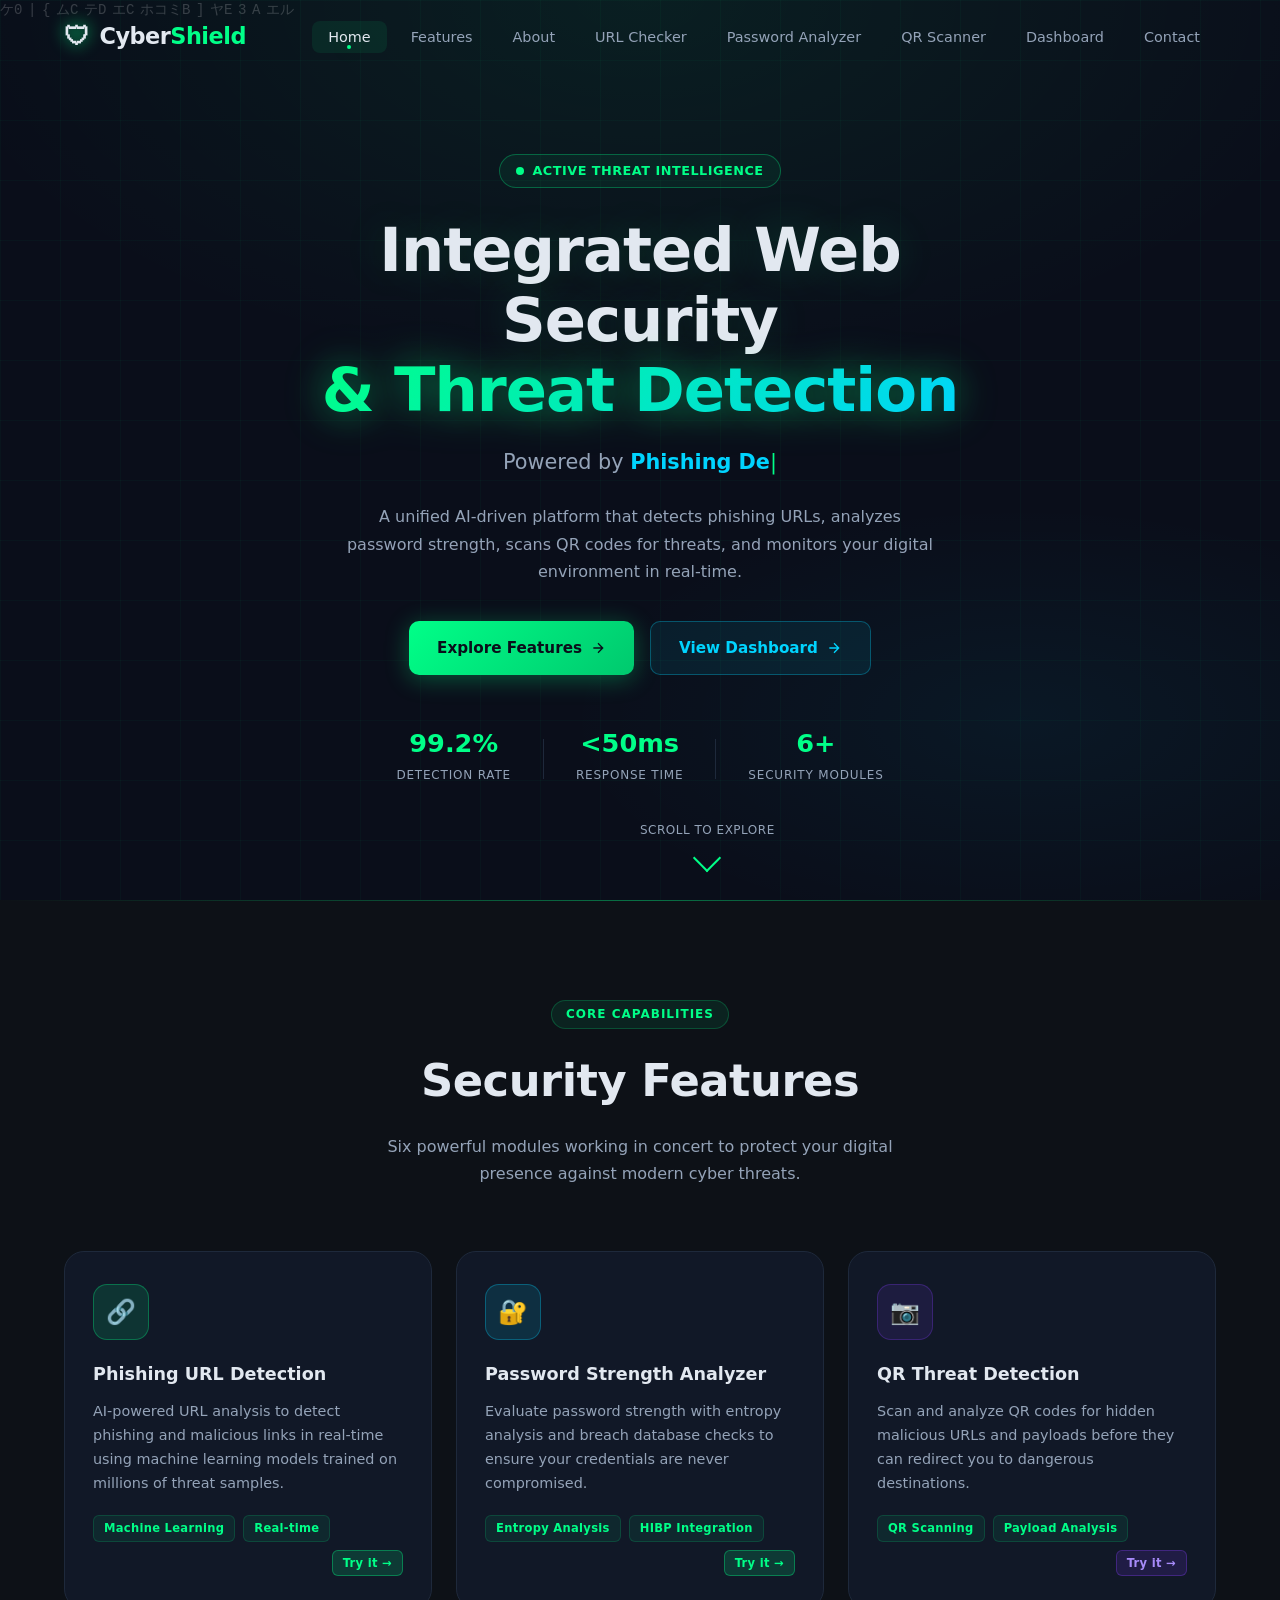
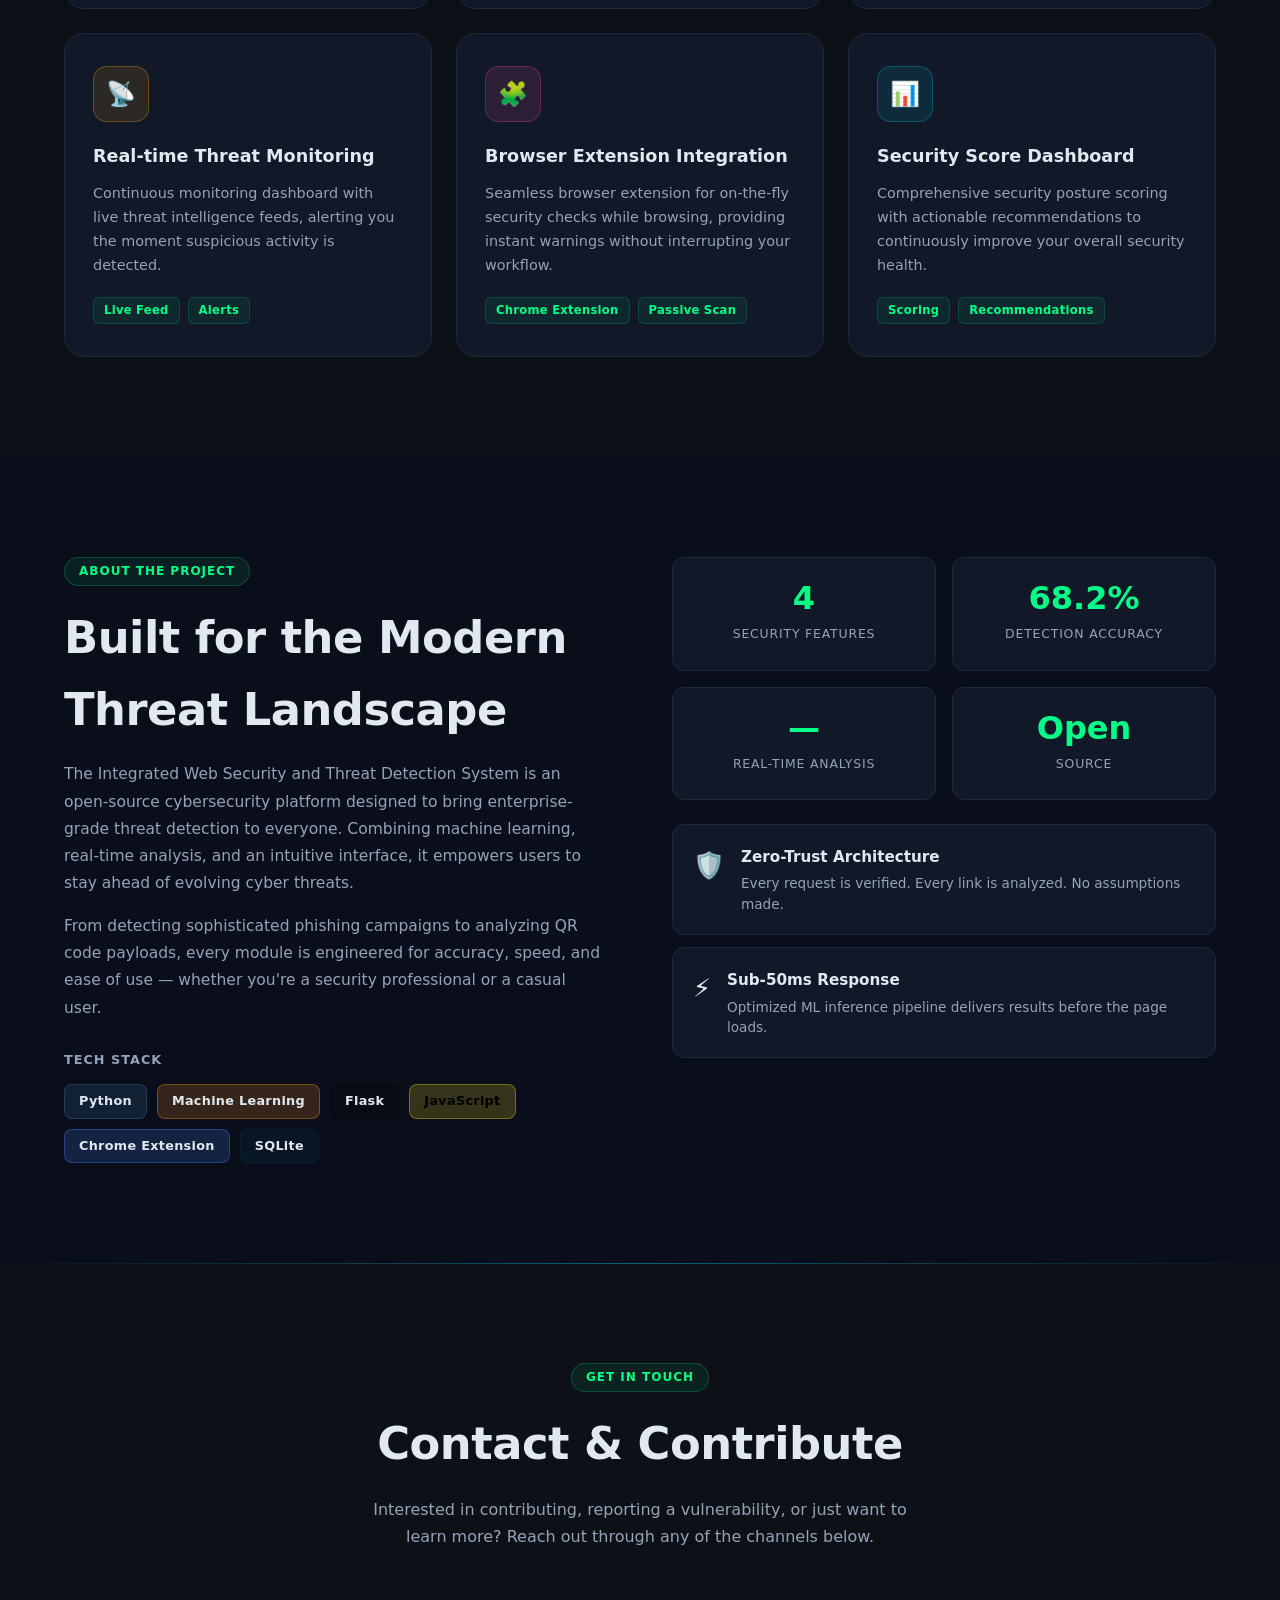
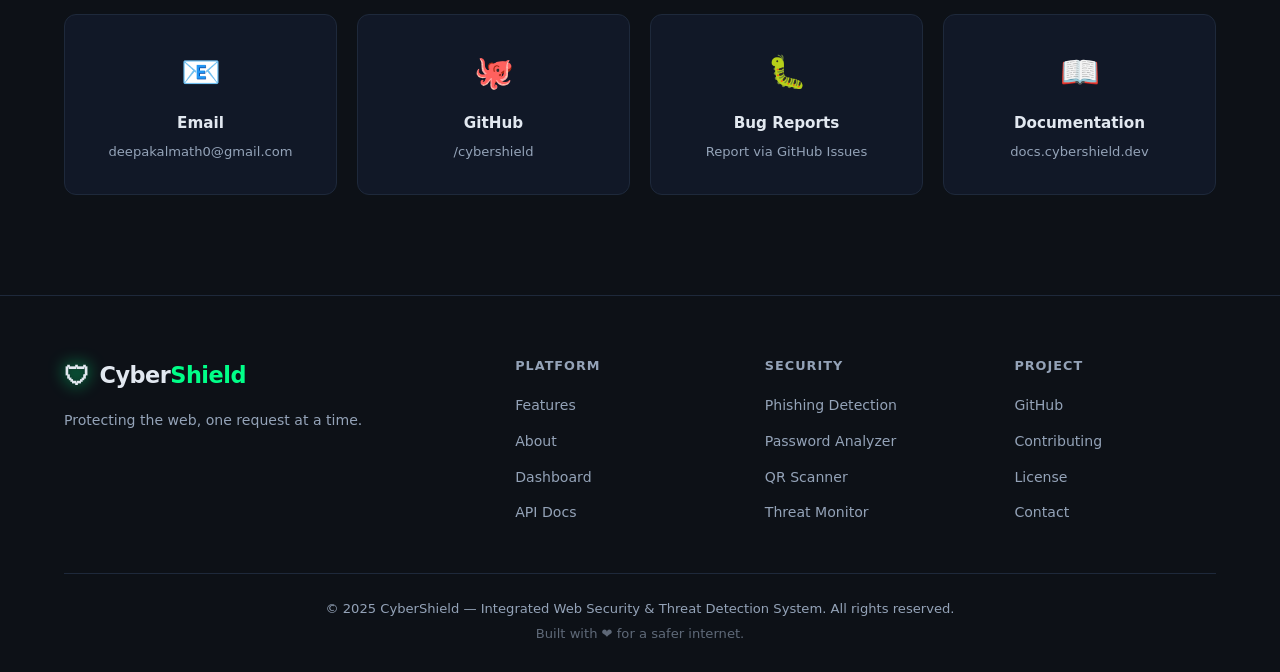
<file: frontend/index.html>
<!DOCTYPE html>
<html lang="en">
<head>
  <meta charset="UTF-8" />
  <meta name="viewport" content="width=device-width, initial-scale=1.0" />
  <meta name="description" content="Integrated Web Security and Threat Detection System — AI-powered cybersecurity platform for phishing detection, threat monitoring, and password analysis." />
  <title>CyberShield | Integrated Web Security & Threat Detection</title>
  <link rel="stylesheet" href="css/style.css" />
</head>
<body>

  <!-- ===== NAVBAR ===== -->
  <nav class="navbar" id="navbar">
    <div class="nav-container">
      <a href="#home" class="nav-logo">
        <span class="logo-icon">&#x1F6E1;</span>
        <span class="logo-text">Cyber<span class="accent">Shield</span></span>
      </a>

      <ul class="nav-links" id="navLinks">
        <li><a href="#home" class="nav-link active">Home</a></li>
        <li><a href="#features" class="nav-link">Features</a></li>
        <li><a href="#about" class="nav-link">About</a></li>
        <li><a href="phishing-detector.html"  class="nav-link">URL Checker</a></li>
        <li><a href="password-analyzer.html" class="nav-link">Password Analyzer</a></li>
        <li><a href="qr-scanner.html"        class="nav-link">QR Scanner</a></li>
        <li><a href="dashboard.html"         class="nav-link">Dashboard</a></li>
        <li><a href="#contact" class="nav-link">Contact</a></li>
      </ul>

      <button class="hamburger" id="hamburger" aria-label="Toggle navigation" aria-expanded="false">
        <span></span>
        <span></span>
        <span></span>
      </button>
    </div>
  </nav>

  <!-- ===== HERO ===== -->
  <section class="hero" id="home">
    <canvas id="matrixCanvas"></canvas>
    <div class="hero-content">
      <div class="hero-badge">
        <span class="pulse-dot"></span>
        Active Threat Intelligence
      </div>
      <h1 class="hero-title">
        Integrated Web Security<br />
        <span class="gradient-text">&amp; Threat Detection</span>
      </h1>
      <p class="hero-subtitle">
        Powered by <span class="typing-text" id="typingText"></span><span class="cursor">|</span>
      </p>
      <p class="hero-desc">
        A unified AI-driven platform that detects phishing URLs, analyzes password strength,
        scans QR codes for threats, and monitors your digital environment in real-time.
      </p>
      <div class="hero-buttons">
        <a href="#features" class="btn btn-primary">
          <span>Explore Features</span>
          <svg width="16" height="16" viewBox="0 0 24 24" fill="none" stroke="currentColor" stroke-width="2"><path d="M5 12h14M12 5l7 7-7 7"/></svg>
        </a>
        <a href="dashboard.html" class="btn btn-secondary">
          <span>View Dashboard</span>
          <svg width="16" height="16" viewBox="0 0 24 24" fill="none" stroke="currentColor" stroke-width="2"><path d="M5 12h14M12 5l7 7-7 7"/></svg>
        </a>
      </div>
      <div class="hero-stats">
        <div class="hero-stat">
          <span class="hero-stat-num">99.2%</span>
          <span class="hero-stat-label">Detection Rate</span>
        </div>
        <div class="hero-stat-divider"></div>
        <div class="hero-stat">
          <span class="hero-stat-num">&lt;50ms</span>
          <span class="hero-stat-label">Response Time</span>
        </div>
        <div class="hero-stat-divider"></div>
        <div class="hero-stat">
          <span class="hero-stat-num">6+</span>
          <span class="hero-stat-label">Security Modules</span>
        </div>
      </div>
    </div>
    <div class="hero-scroll-indicator">
      <span>Scroll to explore</span>
      <div class="scroll-arrow"></div>
    </div>
  </section>

  <!-- ===== FEATURES ===== -->
  <section class="features" id="features">
    <div class="container">
      <div class="section-header fade-in">
        <span class="section-tag">Core Capabilities</span>
        <h2 class="section-title">Security Features</h2>
        <p class="section-desc">
          Six powerful modules working in concert to protect your digital presence
          against modern cyber threats.
        </p>
      </div>

      <div class="features-grid">

        <a href="phishing-detector.html" class="feature-card fade-in feature-card-link" data-delay="0">
          <div class="card-glow"></div>
          <div class="feature-icon-wrap" style="--icon-color: #00ff88;">
            <span class="feature-icon">🔗</span>
          </div>
          <h3 class="feature-title">Phishing URL Detection</h3>
          <p class="feature-desc">
            AI-powered URL analysis to detect phishing and malicious links in real-time
            using machine learning models trained on millions of threat samples.
          </p>
          <div class="feature-footer">
            <span class="feature-tag">Machine Learning</span>
            <span class="feature-tag">Real-time</span>
            <span class="feature-tag feature-tag-cta">Try it →</span>
          </div>
        </a>

        <a href="password-analyzer.html" class="feature-card fade-in feature-card-link" data-delay="100">
          <div class="card-glow"></div>
          <div class="feature-icon-wrap" style="--icon-color: #00d4ff;">
            <span class="feature-icon">🔐</span>
          </div>
          <h3 class="feature-title">Password Strength Analyzer</h3>
          <p class="feature-desc">
            Evaluate password strength with entropy analysis and breach database checks
            to ensure your credentials are never compromised.
          </p>
          <div class="feature-footer">
            <span class="feature-tag">Entropy Analysis</span>
            <span class="feature-tag">HIBP Integration</span>
            <span class="feature-tag feature-tag-cta" style="--cta-color:#00d4ff;">Try it →</span>
          </div>
        </a>

        <a href="qr-scanner.html" class="feature-card fade-in feature-card-link" data-delay="200" style="--hover-color:#7c3aed;">
          <div class="card-glow"></div>
          <div class="feature-icon-wrap" style="--icon-color: #7c3aed;">
            <span class="feature-icon">📷</span>
          </div>
          <h3 class="feature-title">QR Threat Detection</h3>
          <p class="feature-desc">
            Scan and analyze QR codes for hidden malicious URLs and payloads before
            they can redirect you to dangerous destinations.
          </p>
          <div class="feature-footer">
            <span class="feature-tag">QR Scanning</span>
            <span class="feature-tag">Payload Analysis</span>
            <span class="feature-tag feature-tag-cta" style="background:rgba(124,58,237,.15)!important;color:#a78bfa!important;border-color:rgba(124,58,237,.35)!important;">Try it →</span>
          </div>
        </a>

        <div class="feature-card fade-in" data-delay="0">
          <div class="card-glow"></div>
          <div class="feature-icon-wrap" style="--icon-color: #f59e0b;">
            <span class="feature-icon">📡</span>
          </div>
          <h3 class="feature-title">Real-time Threat Monitoring</h3>
          <p class="feature-desc">
            Continuous monitoring dashboard with live threat intelligence feeds,
            alerting you the moment suspicious activity is detected.
          </p>
          <div class="feature-footer">
            <span class="feature-tag">Live Feed</span>
            <span class="feature-tag">Alerts</span>
          </div>
        </div>

        <div class="feature-card fade-in" data-delay="100">
          <div class="card-glow"></div>
          <div class="feature-icon-wrap" style="--icon-color: #ec4899;">
            <span class="feature-icon">🧩</span>
          </div>
          <h3 class="feature-title">Browser Extension Integration</h3>
          <p class="feature-desc">
            Seamless browser extension for on-the-fly security checks while browsing,
            providing instant warnings without interrupting your workflow.
          </p>
          <div class="feature-footer">
            <span class="feature-tag">Chrome Extension</span>
            <span class="feature-tag">Passive Scan</span>
          </div>
        </div>

        <div class="feature-card fade-in" data-delay="200">
          <div class="card-glow"></div>
          <div class="feature-icon-wrap" style="--icon-color: #06b6d4;">
            <span class="feature-icon">📊</span>
          </div>
          <h3 class="feature-title">Security Score Dashboard</h3>
          <p class="feature-desc">
            Comprehensive security posture scoring with actionable recommendations
            to continuously improve your overall security health.
          </p>
          <div class="feature-footer">
            <span class="feature-tag">Scoring</span>
            <span class="feature-tag">Recommendations</span>
          </div>
        </div>

      </div>
    </div>
  </section>

  <!-- ===== ABOUT ===== -->
  <section class="about" id="about">
    <div class="container">
      <div class="about-grid">

        <div class="about-text fade-in">
          <span class="section-tag">About the Project</span>
          <h2 class="section-title">Built for the Modern Threat Landscape</h2>
          <p class="about-desc">
            The Integrated Web Security and Threat Detection System is an open-source
            cybersecurity platform designed to bring enterprise-grade threat detection
            to everyone. Combining machine learning, real-time analysis, and an intuitive
            interface, it empowers users to stay ahead of evolving cyber threats.
          </p>
          <p class="about-desc">
            From detecting sophisticated phishing campaigns to analyzing QR code payloads,
            every module is engineered for accuracy, speed, and ease of use — whether
            you're a security professional or a casual user.
          </p>

          <div class="tech-stack">
            <h4 class="tech-stack-title">Tech Stack</h4>
            <div class="tech-badges">
              <span class="tech-badge" style="--badge-color: #3776ab;">Python</span>
              <span class="tech-badge" style="--badge-color: #f7931e;">Machine Learning</span>
              <span class="tech-badge" style="--badge-color: #000000;">Flask</span>
              <span class="tech-badge" style="--badge-color: #f7df1e; --badge-text: #000;">JavaScript</span>
              <span class="tech-badge" style="--badge-color: #4285f4;">Chrome Extension</span>
              <span class="tech-badge" style="--badge-color: #003b57;">SQLite</span>
            </div>
          </div>
        </div>

        <div class="about-stats fade-in">
          <div class="stats-grid">
            <div class="stat-box">
              <span class="stat-number" data-target="6">0</span>
              <span class="stat-label">Security Features</span>
            </div>
            <div class="stat-box">
              <span class="stat-number" data-target="99" data-suffix=".2%">0</span>
              <span class="stat-label">Detection Accuracy</span>
            </div>
            <div class="stat-box">
              <span class="stat-number" data-target="0" data-prefix="&lt;" data-suffix="50ms">—</span>
              <span class="stat-label">Real-time Analysis</span>
            </div>
            <div class="stat-box">
              <span class="stat-number" data-target="0" data-static="Open">Open</span>
              <span class="stat-label">Source</span>
            </div>
          </div>

          <div class="about-card">
            <div class="about-card-icon">🛡️</div>
            <div>
              <h4>Zero-Trust Architecture</h4>
              <p>Every request is verified. Every link is analyzed. No assumptions made.</p>
            </div>
          </div>
          <div class="about-card">
            <div class="about-card-icon">⚡</div>
            <div>
              <h4>Sub-50ms Response</h4>
              <p>Optimized ML inference pipeline delivers results before the page loads.</p>
            </div>
          </div>
        </div>

      </div>
    </div>
  </section>

  <!-- ===== CONTACT ===== -->
  <section class="contact" id="contact">
    <div class="container">
      <div class="section-header fade-in">
        <span class="section-tag">Get In Touch</span>
        <h2 class="section-title">Contact &amp; Contribute</h2>
        <p class="section-desc">
          Interested in contributing, reporting a vulnerability, or just want to learn more?
          Reach out through any of the channels below.
        </p>
      </div>

      <div class="contact-grid fade-in">
        <div class="contact-card">
          <span class="contact-icon">📧</span>
          <h4>Email</h4>
          <p>deepakalmath0@gmail.com</p>
        </div>
        <div class="contact-card">
          <span class="contact-icon">🐙</span>
          <h4>GitHub</h4>
          <p>/cybershield</p>
        </div>
        <div class="contact-card">
          <span class="contact-icon">🐛</span>
          <h4>Bug Reports</h4>
          <p>Report via GitHub Issues</p>
        </div>
        <div class="contact-card">
          <span class="contact-icon">📖</span>
          <h4>Documentation</h4>
          <p>docs.cybershield.dev</p>
        </div>
      </div>
    </div>
  </section>

  <!-- ===== FOOTER ===== -->
  <footer class="footer">
    <div class="container">
      <div class="footer-top">
        <div class="footer-brand">
          <a href="#home" class="nav-logo">
            <span class="logo-icon">&#x1F6E1;</span>
            <span class="logo-text">Cyber<span class="accent">Shield</span></span>
          </a>
          <p class="footer-tagline">
            Protecting the web, one request at a time.
          </p>
        </div>
        <div class="footer-links-group">
          <h5>Platform</h5>
          <ul>
            <li><a href="#features">Features</a></li>
            <li><a href="#about">About</a></li>
            <li><a href="dashboard.html">Dashboard</a></li>
            <li><a href="#">API Docs</a></li>
          </ul>
        </div>
        <div class="footer-links-group">
          <h5>Security</h5>
          <ul>
            <li><a href="#">Phishing Detection</a></li>
            <li><a href="password-analyzer.html">Password Analyzer</a></li>
            <li><a href="qr-scanner.html">QR Scanner</a></li>
            <li><a href="#">Threat Monitor</a></li>
          </ul>
        </div>
        <div class="footer-links-group">
          <h5>Project</h5>
          <ul>
            <li><a href="#">GitHub</a></li>
            <li><a href="#">Contributing</a></li>
            <li><a href="#">License</a></li>
            <li><a href="#contact">Contact</a></li>
          </ul>
        </div>
      </div>
      <div class="footer-bottom">
        <p>&copy; 2025 CyberShield — Integrated Web Security &amp; Threat Detection System. All rights reserved.</p>
        <p class="footer-note">Built with ❤️ for a safer internet.</p>
      </div>
    </div>
  </footer>

  <!-- ===== BACK TO TOP ===== -->
  <button class="back-to-top" id="backToTop" aria-label="Back to top">
    <svg width="20" height="20" viewBox="0 0 24 24" fill="none" stroke="currentColor" stroke-width="2.5">
      <path d="M18 15l-6-6-6 6"/>
    </svg>
  </button>

  <script src="js/main.js"></script>
</body>
</html>
</file>
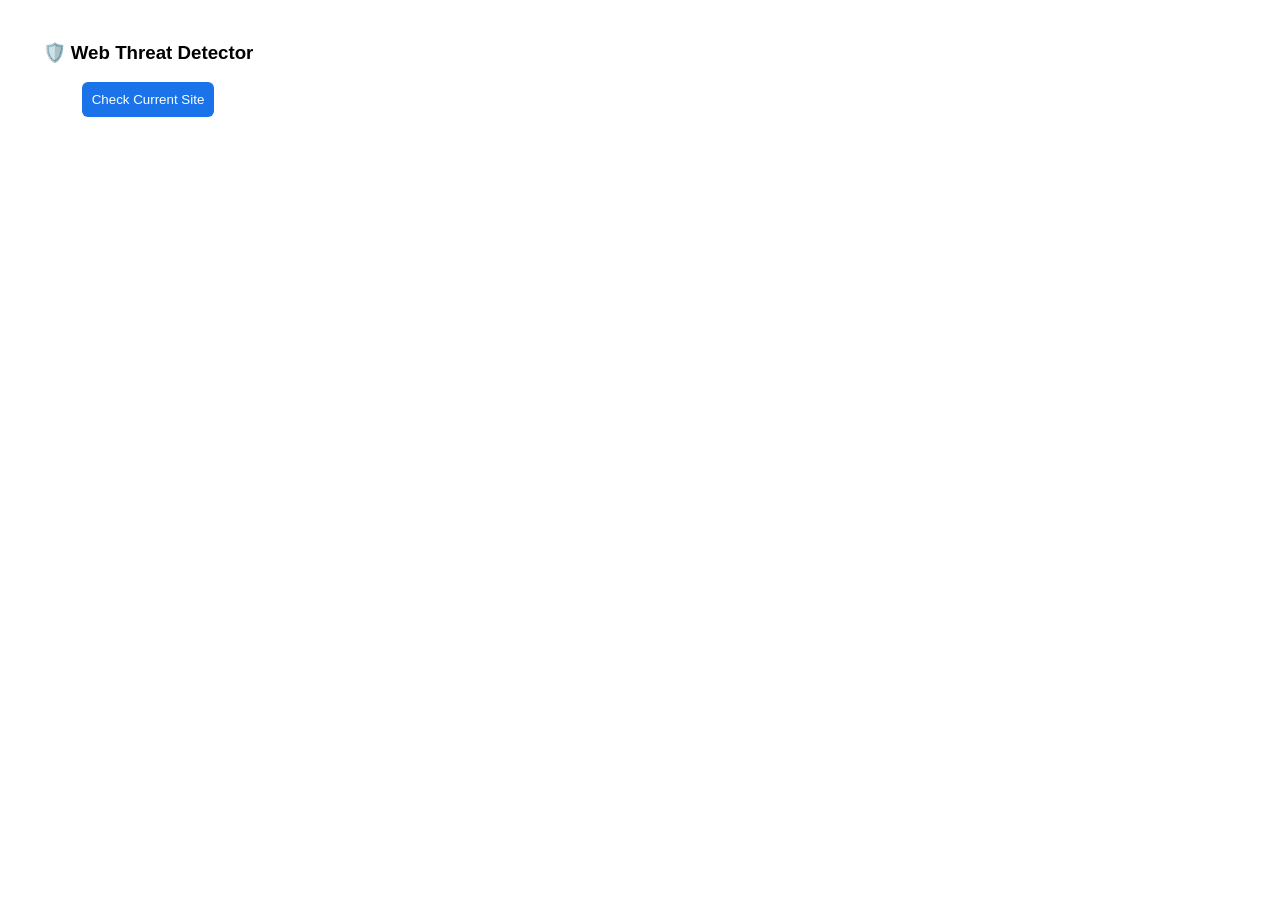
<file: extension/popup.html>
<!DOCTYPE html>
<html>
<head>
   <meta charset="UTF-8">
  <title>Web Threat Detector</title>
  
  <style>
    body {
      width: 250px;
      font-family: Arial;
      text-align: center;
      padding: 15px;
    }

    button {
      padding: 10px;
      background: #1a73e8;
      color: white;
      border: none;
      border-radius: 6px;
      cursor: pointer;
    }

    #result {
      margin-top: 10px;
      white-space: pre-wrap;
      font-weight: bold;
    }
  </style>
</head>

<body>

  <h3>🛡️ Web Threat Detector</h3>

  <button id="checkBtn">Check Current Site</button>

  <p id="result"></p>

  <script src="popup.js"></script>

</body>
</html>
</file>
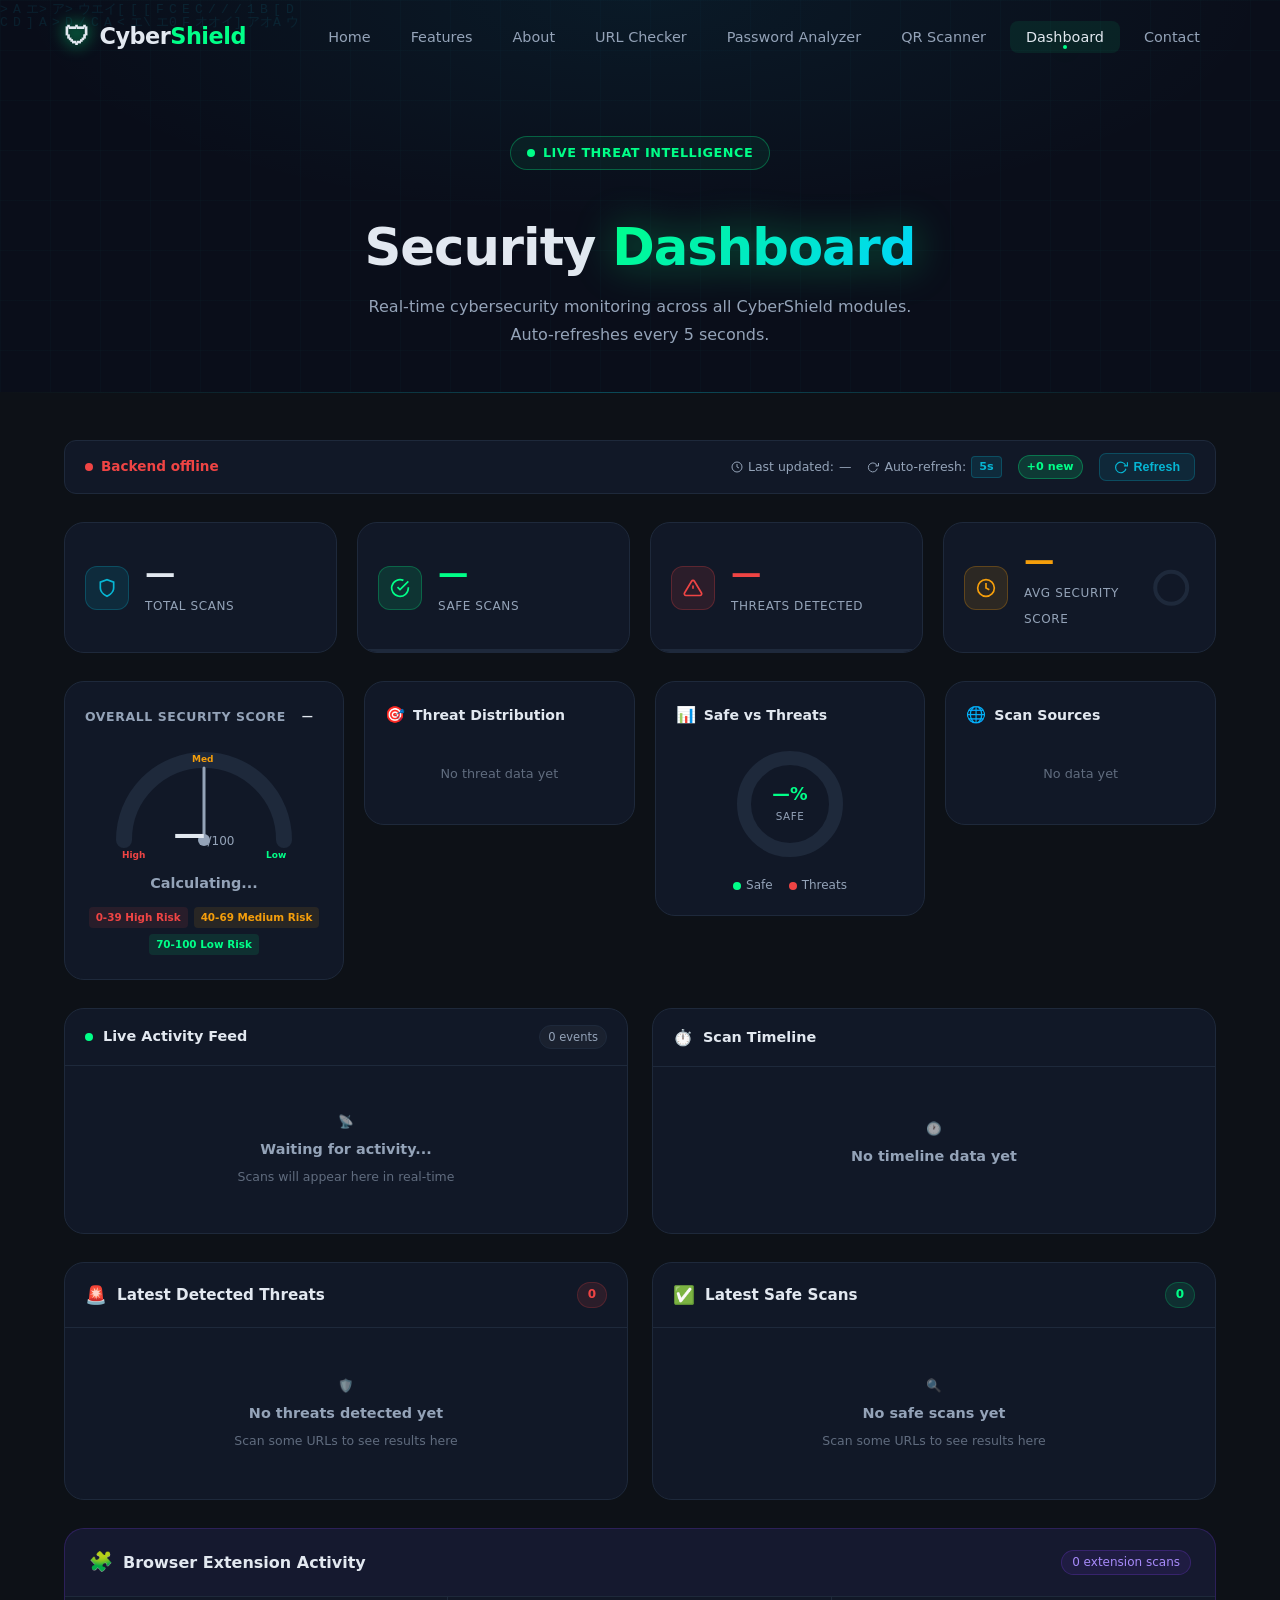
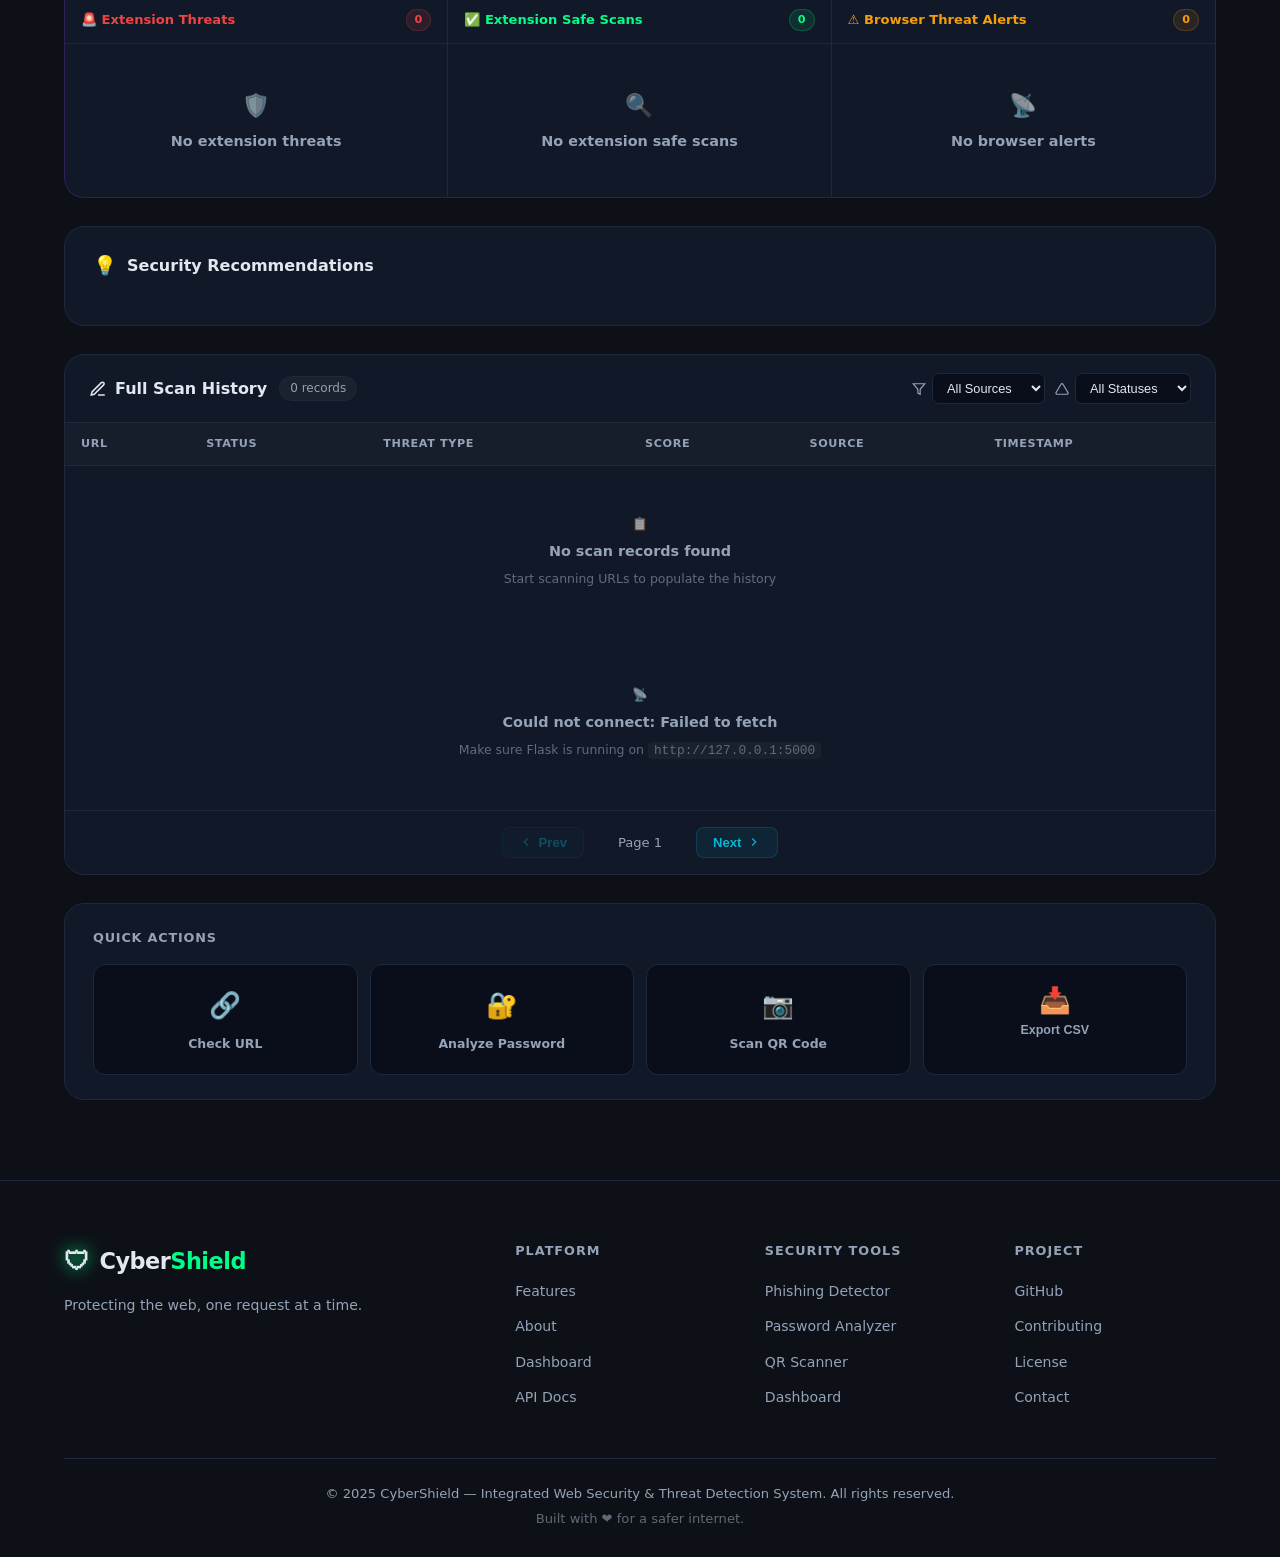
<file: frontend/dashboard.html>
﻿<!DOCTYPE html>
<html lang="en">
<head>
  <meta charset="UTF-8" />
  <meta name="viewport" content="width=device-width, initial-scale=1.0" />
  <meta name="description" content="CyberShield Security Dashboard — Real-time cybersecurity monitoring, threat analytics, and live scan intelligence." />
  <title>CyberShield | Security Dashboard</title>
  <link rel="stylesheet" href="css/style.css" />
  <link rel="stylesheet" href="css/dashboard.css" />
</head>
<body>

  <!-- ===== NAVBAR ===== -->
  <nav class="navbar" id="navbar">
    <div class="nav-container">
      <a href="index.html" class="nav-logo">
        <span class="logo-icon">&#x1F6E1;</span>
        <span class="logo-text">Cyber<span class="accent">Shield</span></span>
      </a>
      <ul class="nav-links" id="navLinks">
        <li><a href="index.html"             class="nav-link">Home</a></li>
        <li><a href="index.html#features"    class="nav-link">Features</a></li>
        <li><a href="index.html#about"       class="nav-link">About</a></li>
        <li><a href="phishing-detector.html" class="nav-link">URL Checker</a></li>
        <li><a href="password-analyzer.html" class="nav-link">Password Analyzer</a></li>
        <li><a href="qr-scanner.html"        class="nav-link">QR Scanner</a></li>
        <li><a href="dashboard.html"         class="nav-link active">Dashboard</a></li>
        <li><a href="index.html#contact"     class="nav-link">Contact</a></li>
      </ul>
      <button class="hamburger" id="hamburger" aria-label="Toggle navigation" aria-expanded="false">
        <span></span><span></span><span></span>
      </button>
    </div>
  </nav>

  <!-- ===== PAGE HERO ===== -->
  <section class="page-hero">
    <canvas id="miniMatrix"></canvas>
    <div class="page-hero-content">
      <div class="hero-badge">
        <span class="pulse-dot"></span>
        Live Threat Intelligence
      </div>
      <h1 class="page-hero-title">
        Security
        <span class="gradient-text">Dashboard</span>
      </h1>
      <p class="page-hero-desc">
        Real-time cybersecurity monitoring across all CyberShield modules.
        Auto-refreshes every 5 seconds.
      </p>
    </div>
  </section>

  <!-- ===== DASHBOARD MAIN ===== -->
  <main class="dashboard-main">
    <div class="container">

      <!-- ── Threat Alert Banner ── -->
      <div class="threat-alert-banner" id="threatAlertBanner" hidden>
        <div class="tab-inner">
          <span class="tab-icon">🚨</span>
          <div class="tab-body">
            <strong class="tab-title">Active Threat Detected</strong>
            <span class="tab-msg" id="threatAlertMsg">A malicious URL was recently detected.</span>
          </div>
          <button class="tab-dismiss" id="threatAlertDismiss" aria-label="Dismiss">
            <svg width="14" height="14" viewBox="0 0 24 24" fill="none" stroke="currentColor" stroke-width="2.5">
              <path d="M18 6 6 18M6 6l12 12"/>
            </svg>
          </button>
        </div>
      </div>

      <!-- ── Status Bar ── -->
      <div class="status-bar" id="statusBar">
        <div class="status-indicator" id="statusIndicator">
          <span class="status-dot" id="statusDot"></span>
          <span class="status-text" id="statusText">Connecting...</span>
        </div>
        <div class="status-meta">
          <span class="status-meta-item">
            <svg width="12" height="12" viewBox="0 0 24 24" fill="none" stroke="currentColor" stroke-width="2">
              <circle cx="12" cy="12" r="10"/><polyline points="12 6 12 12 16 14"/>
            </svg>
            Last updated: <span id="lastUpdated">—</span>
          </span>
          <span class="status-meta-item">
            <svg width="12" height="12" viewBox="0 0 24 24" fill="none" stroke="currentColor" stroke-width="2">
              <polyline points="23 4 23 10 17 10"/><path d="M20.49 15a9 9 0 1 1-.18-4.96"/>
            </svg>
            Auto-refresh: <span class="refresh-badge">5s</span>
          </span>
          <span class="status-meta-item" id="newScansBadgeWrap" hidden>
            <span class="new-scans-badge" id="newScansBadge">+0 new</span>
          </span>
          <button class="btn-refresh" id="manualRefreshBtn" title="Refresh now">
            <svg width="14" height="14" viewBox="0 0 24 24" fill="none" stroke="currentColor" stroke-width="2">
              <polyline points="23 4 23 10 17 10"/><path d="M20.49 15a9 9 0 1 1-.18-4.96"/>
            </svg>
            Refresh
          </button>
        </div>
      </div>

      <!-- ── Stats Cards ── -->
      <div class="stats-row" id="statsRow">
        <div class="dash-stat-card fade-in" id="statTotalScans">
          <div class="dash-stat-icon total">
            <svg width="20" height="20" viewBox="0 0 24 24" fill="none" stroke="currentColor" stroke-width="2">
              <path d="M12 22s8-4 8-10V5l-8-3-8 3v7c0 6 8 10 8 10z"/>
            </svg>
          </div>
          <div class="dash-stat-body">
            <span class="dash-stat-value" id="statTotalValue">—</span>
            <span class="dash-stat-label">Total Scans</span>
          </div>
          <div class="dash-stat-trend" id="statTotalTrend"></div>
        </div>
        <div class="dash-stat-card fade-in" id="statSafeScans">
          <div class="dash-stat-icon safe">
            <svg width="20" height="20" viewBox="0 0 24 24" fill="none" stroke="currentColor" stroke-width="2">
              <path d="M22 11.08V12a10 10 0 1 1-5.93-9.14"/>
              <polyline points="22 4 12 14.01 9 11.01"/>
            </svg>
          </div>
          <div class="dash-stat-body">
            <span class="dash-stat-value safe" id="statSafeValue">—</span>
            <span class="dash-stat-label">Safe Scans</span>
          </div>
          <div class="dash-stat-bar-wrap">
            <div class="dash-stat-bar safe" id="statSafeBar"></div>
          </div>
        </div>
        <div class="dash-stat-card fade-in" id="statMaliciousScans">
          <div class="dash-stat-icon danger">
            <svg width="20" height="20" viewBox="0 0 24 24" fill="none" stroke="currentColor" stroke-width="2">
              <path d="M10.29 3.86L1.82 18a2 2 0 0 0 1.71 3h16.94a2 2 0 0 0 1.71-3L13.71 3.86a2 2 0 0 0-3.42 0z"/>
              <line x1="12" y1="9" x2="12" y2="13"/><line x1="12" y1="17" x2="12.01" y2="17"/>
            </svg>
          </div>
          <div class="dash-stat-body">
            <span class="dash-stat-value danger" id="statMaliciousValue">—</span>
            <span class="dash-stat-label">Threats Detected</span>
          </div>
          <div class="dash-stat-bar-wrap">
            <div class="dash-stat-bar danger" id="statMaliciousBar"></div>
          </div>
        </div>
        <div class="dash-stat-card fade-in" id="statAvgScore">
          <div class="dash-stat-icon score">
            <svg width="20" height="20" viewBox="0 0 24 24" fill="none" stroke="currentColor" stroke-width="2">
              <circle cx="12" cy="12" r="10"/>
              <polyline points="12 6 12 12 16 14"/>
            </svg>
          </div>
          <div class="dash-stat-body">
            <span class="dash-stat-value score" id="statAvgScoreValue">—</span>
            <span class="dash-stat-label">Avg Security Score</span>
          </div>
          <div class="mini-score-ring">
            <svg viewBox="0 0 40 40" width="40" height="40">
              <circle class="mini-ring-track" cx="20" cy="20" r="16"/>
              <circle class="mini-ring-fill" id="miniRingFill" cx="20" cy="20" r="16"
                stroke-dasharray="100.5" stroke-dashoffset="100.5"/>
            </svg>
          </div>
        </div>
      </div>

      <!-- ── Security Score Gauge + Analytics Row ── -->
      <div class="analytics-row fade-in">

        <!-- Overall Security Score Gauge -->
        <div class="score-gauge-card" id="scoreGaugeCard">
          <div class="sgc-header">
            <span class="sgc-label">Overall Security Score</span>
            <span class="sgc-badge" id="riskLevelBadge">—</span>
          </div>
          <div class="sgc-gauge-wrap">
            <svg class="sgc-svg" viewBox="0 0 200 120">
              <!-- Background arc (180 deg semicircle) -->
              <path class="sgc-track" d="M 20 100 A 80 80 0 0 1 180 100" fill="none" stroke-width="16" stroke-linecap="round"/>
              <!-- Colored fill arc -->
              <path class="sgc-fill" id="sgcFill" d="M 20 100 A 80 80 0 0 1 180 100" fill="none" stroke-width="16" stroke-linecap="round"
                stroke-dasharray="251.2" stroke-dashoffset="251.2"/>
              <!-- Needle -->
              <line class="sgc-needle" id="sgcNeedle" x1="100" y1="100" x2="100" y2="28"
                stroke-width="3" stroke-linecap="round"
                transform-origin="100 100"/>
              <circle cx="100" cy="100" r="6" class="sgc-needle-hub"/>
              <!-- Zone labels -->
              <text x="18"  y="118" class="sgc-zone-label" fill="#ef4444">High</text>
              <text x="88"  y="22"  class="sgc-zone-label" fill="#f59e0b">Med</text>
              <text x="162" y="118" class="sgc-zone-label" fill="#00ff88">Low</text>
            </svg>
            <div class="sgc-score-display">
              <span class="sgc-score-num" id="sgcScoreNum">—</span>
              <span class="sgc-score-unit">/100</span>
            </div>
          </div>
          <div class="sgc-risk-label" id="sgcRiskLabel">Calculating...</div>
          <div class="sgc-zones">
            <span class="sgc-zone danger">0-39 High Risk</span>
            <span class="sgc-zone warn">40-69 Medium Risk</span>
            <span class="sgc-zone safe">70-100 Low Risk</span>
          </div>
        </div>

        <!-- Threat Distribution Chart -->
        <div class="analytics-card" id="threatDistCard">
          <div class="ac-header">
            <span class="ac-icon">🎯</span>
            <h3 class="ac-title">Threat Distribution</h3>
          </div>
          <div class="threat-dist-chart" id="threatDistChart">
            <div class="tdc-empty">No threat data yet</div>
          </div>
        </div>

        <!-- Safe vs Malicious Donut -->
        <div class="analytics-card" id="safeVsMalCard">
          <div class="ac-header">
            <span class="ac-icon">📊</span>
            <h3 class="ac-title">Safe vs Threats</h3>
          </div>
          <div class="donut-wrap">
            <svg class="donut-svg" viewBox="0 0 120 120" width="120" height="120">
              <circle class="donut-track" cx="60" cy="60" r="46"/>
              <circle class="donut-safe"  id="donutSafe"  cx="60" cy="60" r="46"
                stroke-dasharray="289" stroke-dashoffset="289"
                transform="rotate(-90 60 60)"/>
              <circle class="donut-threat" id="donutThreat" cx="60" cy="60" r="46"
                stroke-dasharray="289" stroke-dashoffset="289"
                transform="rotate(-90 60 60)"/>
            </svg>
            <div class="donut-center">
              <span class="donut-pct" id="donutSafePct">—%</span>
              <span class="donut-lbl">Safe</span>
            </div>
          </div>
          <div class="donut-legend">
            <span class="dl-item safe"><span class="dl-dot safe"></span>Safe</span>
            <span class="dl-item danger"><span class="dl-dot danger"></span>Threats</span>
          </div>
        </div>

        <!-- Source Breakdown -->
        <div class="analytics-card" id="sourceBreakCard">
          <div class="ac-header">
            <span class="ac-icon">🌐</span>
            <h3 class="ac-title">Scan Sources</h3>
          </div>
          <div class="source-bars" id="sourceBars">
            <div class="tdc-empty">No data yet</div>
          </div>
        </div>

      </div>
      <!-- /analytics-row -->

      <!-- ── Live Activity Feed + Scan Timeline ── -->
      <div class="live-row fade-in">

        <!-- Live Activity Feed -->
        <div class="live-feed-card" id="liveFeedCard">
          <div class="lfc-header">
            <div class="lfc-title-wrap">
              <span class="live-dot-anim"></span>
              <h3 class="lfc-title">Live Activity Feed</h3>
            </div>
            <span class="lfc-count" id="liveFeedCount">0 events</span>
          </div>
          <div class="lfc-body" id="liveFeedBody">
            <div class="dash-empty-state">
              <span class="dash-empty-icon">📡</span>
              <p>Waiting for activity...</p>
              <span>Scans will appear here in real-time</span>
            </div>
          </div>
        </div>

        <!-- Scan Timeline -->
        <div class="timeline-card" id="timelineCard">
          <div class="tc-header">
            <span class="tc-icon">⏱️</span>
            <h3 class="tc-title">Scan Timeline</h3>
          </div>
          <div class="tc-body" id="timelineBody">
            <div class="dash-empty-state">
              <span class="dash-empty-icon">🕐</span>
              <p>No timeline data yet</p>
            </div>
          </div>
        </div>

      </div>
      <!-- /live-row -->

      <!-- ── Main Content Grid (threats + safe panels) ── -->
      <div class="dashboard-grid">
        <div class="dash-panel fade-in" id="threatsPanel">
          <div class="dash-panel-header">
            <div class="dash-panel-title-wrap">
              <span class="dash-panel-icon danger">🚨</span>
              <h2 class="dash-panel-title">Latest Detected Threats</h2>
            </div>
            <span class="dash-panel-count danger" id="threatsPanelCount">0</span>
          </div>
          <div class="dash-panel-body" id="threatsList">
            <div class="dash-empty-state" id="threatsEmpty">
              <span class="dash-empty-icon">🛡️</span>
              <p>No threats detected yet</p>
              <span>Scan some URLs to see results here</span>
            </div>
          </div>
        </div>
        <div class="dash-panel fade-in" id="safePanel">
          <div class="dash-panel-header">
            <div class="dash-panel-title-wrap">
              <span class="dash-panel-icon safe">✅</span>
              <h2 class="dash-panel-title">Latest Safe Scans</h2>
            </div>
            <span class="dash-panel-count safe" id="safePanelCount">0</span>
          </div>
          <div class="dash-panel-body" id="safeList">
            <div class="dash-empty-state" id="safeEmpty">
              <span class="dash-empty-icon">🔍</span>
              <p>No safe scans yet</p>
              <span>Scan some URLs to see results here</span>
            </div>
          </div>
        </div>
      </div>

      <!-- ── Extension Activity Panel ── -->
      <div class="extension-section fade-in" id="extensionSection">
        <div class="ext-section-header">
          <div class="ext-title-wrap">
            <span class="ext-icon">🧩</span>
            <h2 class="ext-title">Browser Extension Activity</h2>
          </div>
          <span class="ext-total-badge" id="extTotalBadge">0 extension scans</span>
        </div>
        <div class="ext-grid">
          <!-- Extension Threats -->
          <div class="ext-panel danger" id="extThreatsPanel">
            <div class="ext-panel-header">
              <span>🚨 Extension Threats</span>
              <span class="ext-panel-count danger" id="extThreatCount">0</span>
            </div>
            <div class="ext-panel-body" id="extThreatList">
              <div class="dash-empty-state">
                <span class="dash-empty-icon" style="font-size:1.4rem">🛡️</span>
                <p>No extension threats</p>
              </div>
            </div>
          </div>
          <!-- Extension Safe -->
          <div class="ext-panel safe" id="extSafePanel">
            <div class="ext-panel-header">
              <span>✅ Extension Safe Scans</span>
              <span class="ext-panel-count safe" id="extSafeCount">0</span>
            </div>
            <div class="ext-panel-body" id="extSafeList">
              <div class="dash-empty-state">
                <span class="dash-empty-icon" style="font-size:1.4rem">🔍</span>
                <p>No extension safe scans</p>
              </div>
            </div>
          </div>
          <!-- Browser Threat Alerts -->
          <div class="ext-panel warn" id="extAlertsPanel">
            <div class="ext-panel-header">
              <span>⚠️ Browser Threat Alerts</span>
              <span class="ext-panel-count warn" id="extAlertCount">0</span>
            </div>
            <div class="ext-panel-body" id="extAlertList">
              <div class="dash-empty-state">
                <span class="dash-empty-icon" style="font-size:1.4rem">📡</span>
                <p>No browser alerts</p>
              </div>
            </div>
          </div>
        </div>
      </div>

      <!-- ── Security Recommendations ── -->
      <div class="recommendations-section fade-in" id="recommendationsSection">
        <div class="rec-header">
          <span class="rec-icon">💡</span>
          <h2 class="rec-title">Security Recommendations</h2>
        </div>
        <div class="rec-grid" id="recGrid">
          <!-- injected by JS -->
        </div>
      </div>

      <!-- ── Full History Table ── -->
      <div class="history-section fade-in">
        <div class="history-header">
          <div class="history-title-wrap">
            <h2 class="history-title">
              <svg width="18" height="18" viewBox="0 0 24 24" fill="none" stroke="currentColor" stroke-width="2">
                <path d="M12 20h9"/><path d="M16.5 3.5a2.121 2.121 0 0 1 3 3L7 19l-4 1 1-4L16.5 3.5z"/>
              </svg>
              Full Scan History
            </h2>
            <span class="history-total" id="historyTotal">0 records</span>
          </div>
          <div class="history-controls">
            <div class="history-filter-wrap">
              <svg width="14" height="14" viewBox="0 0 24 24" fill="none" stroke="currentColor" stroke-width="2">
                <polygon points="22 3 2 3 10 12.46 10 19 14 21 14 12.46 22 3"/>
              </svg>
              <select class="history-filter" id="sourceFilter" aria-label="Filter by source">
                <option value="">All Sources</option>
                <option value="website">Website</option>
                <option value="chrome_extension">Extension</option>
                <option value="qr_scanner">QR Scanner</option>
                <option value="api">API</option>
              </select>
            </div>
            <div class="history-filter-wrap">
              <svg width="14" height="14" viewBox="0 0 24 24" fill="none" stroke="currentColor" stroke-width="2">
                <path d="M10.29 3.86L1.82 18a2 2 0 0 0 1.71 3h16.94a2 2 0 0 0 1.71-3L13.71 3.86a2 2 0 0 0-3.42 0z"/>
              </svg>
              <select class="history-filter" id="statusFilter" aria-label="Filter by status">
                <option value="">All Statuses</option>
                <option value="safe">Safe Only</option>
                <option value="threat">Threats Only</option>
              </select>
            </div>
          </div>
        </div>
        <div class="history-table-wrap">
          <table class="history-table" id="historyTable">
            <thead>
              <tr>
                <th>URL</th><th>Status</th><th>Threat Type</th>
                <th>Score</th><th>Source</th><th>Timestamp</th>
              </tr>
            </thead>
            <tbody id="historyTableBody"></tbody>
          </table>
          <div class="table-loading" id="tableLoading">
            <div class="skeleton-row" aria-hidden="true"><div class="sk sk-url"></div><div class="sk sk-status"></div><div class="sk sk-type"></div><div class="sk sk-score"></div><div class="sk sk-source"></div><div class="sk sk-time"></div></div>
            <div class="skeleton-row" aria-hidden="true"><div class="sk sk-url"></div><div class="sk sk-status"></div><div class="sk sk-type"></div><div class="sk sk-score"></div><div class="sk sk-source"></div><div class="sk sk-time"></div></div>
            <div class="skeleton-row" aria-hidden="true"><div class="sk sk-url"></div><div class="sk sk-status"></div><div class="sk sk-type"></div><div class="sk sk-score"></div><div class="sk sk-source"></div><div class="sk sk-time"></div></div>
            <div class="skeleton-row" aria-hidden="true"><div class="sk sk-url"></div><div class="sk sk-status"></div><div class="sk sk-type"></div><div class="sk sk-score"></div><div class="sk sk-source"></div><div class="sk sk-time"></div></div>
            <div class="skeleton-row" aria-hidden="true"><div class="sk sk-url"></div><div class="sk sk-status"></div><div class="sk sk-type"></div><div class="sk sk-score"></div><div class="sk sk-source"></div><div class="sk sk-time"></div></div>
          </div>
          <div class="table-empty" id="tableEmpty" hidden>
            <span class="dash-empty-icon">📋</span>
            <p>No scan records found</p>
            <span>Start scanning URLs to populate the history</span>
          </div>
          <div class="table-error" id="tableError" hidden>
            <span class="dash-empty-icon">📡</span>
            <p id="tableErrorMsg">Could not connect to backend</p>
            <span>Make sure Flask is running on <code>http://127.0.0.1:5000</code></span>
          </div>
        </div>
        <div class="pagination" id="pagination" hidden>
          <button class="page-btn" id="prevPageBtn" disabled>
            <svg width="14" height="14" viewBox="0 0 24 24" fill="none" stroke="currentColor" stroke-width="2"><polyline points="15 18 9 12 15 6"/></svg>
            Prev
          </button>
          <span class="page-info" id="pageInfo">Page 1</span>
          <button class="page-btn" id="nextPageBtn">
            Next
            <svg width="14" height="14" viewBox="0 0 24 24" fill="none" stroke="currentColor" stroke-width="2"><polyline points="9 18 15 12 9 6"/></svg>
          </button>
        </div>
      </div>

      <!-- ── Quick Actions ── -->
      <div class="quick-actions fade-in">
        <h3 class="quick-actions-title">Quick Actions</h3>
        <div class="quick-actions-grid">
          <a href="phishing-detector.html" class="quick-action-card">
            <span class="qa-icon">🔗</span><span class="qa-label">Check URL</span>
          </a>
          <a href="password-analyzer.html" class="quick-action-card">
            <span class="qa-icon">🔐</span><span class="qa-label">Analyze Password</span>
          </a>
          <a href="qr-scanner.html" class="quick-action-card">
            <span class="qa-icon">📷</span><span class="qa-label">Scan QR Code</span>
          </a>
          <button class="quick-action-card" id="exportCsvBtn">
            <span class="qa-icon">📥</span><span class="qa-label">Export CSV</span>
          </button>
        </div>
      </div>

    </div>
  </main>

  <!-- ===== TOAST ===== -->
  <div class="toast-container" id="toastContainer"></div>

  <!-- ===== FOOTER ===== -->
  <footer class="footer">
    <div class="container">
      <div class="footer-top">
        <div class="footer-brand">
          <a href="index.html" class="nav-logo">
            <span class="logo-icon">&#x1F6E1;</span>
            <span class="logo-text">Cyber<span class="accent">Shield</span></span>
          </a>
          <p class="footer-tagline">Protecting the web, one request at a time.</p>
        </div>
        <div class="footer-links-group">
          <h5>Platform</h5>
          <ul>
            <li><a href="index.html#features">Features</a></li>
            <li><a href="index.html#about">About</a></li>
            <li><a href="dashboard.html">Dashboard</a></li>
            <li><a href="#">API Docs</a></li>
          </ul>
        </div>
        <div class="footer-links-group">
          <h5>Security Tools</h5>
          <ul>
            <li><a href="phishing-detector.html">Phishing Detector</a></li>
            <li><a href="password-analyzer.html">Password Analyzer</a></li>
            <li><a href="qr-scanner.html">QR Scanner</a></li>
            <li><a href="dashboard.html">Dashboard</a></li>
          </ul>
        </div>
        <div class="footer-links-group">
          <h5>Project</h5>
          <ul>
            <li><a href="#">GitHub</a></li>
            <li><a href="#">Contributing</a></li>
            <li><a href="#">License</a></li>
            <li><a href="index.html#contact">Contact</a></li>
          </ul>
        </div>
      </div>
      <div class="footer-bottom">
        <p>&copy; 2025 CyberShield — Integrated Web Security &amp; Threat Detection System. All rights reserved.</p>
        <p class="footer-note">Built with &#x2764;&#xfe0f; for a safer internet.</p>
      </div>
    </div>
  </footer>

  <button class="back-to-top" id="backToTop" aria-label="Back to top">
    <svg width="20" height="20" viewBox="0 0 24 24" fill="none" stroke="currentColor" stroke-width="2.5">
      <path d="M18 15l-6-6-6 6"/>
    </svg>
  </button>

  <script src="js/main.js"></script>
  <script src="js/dashboard.js"></script>
</body>
</html>
</file>
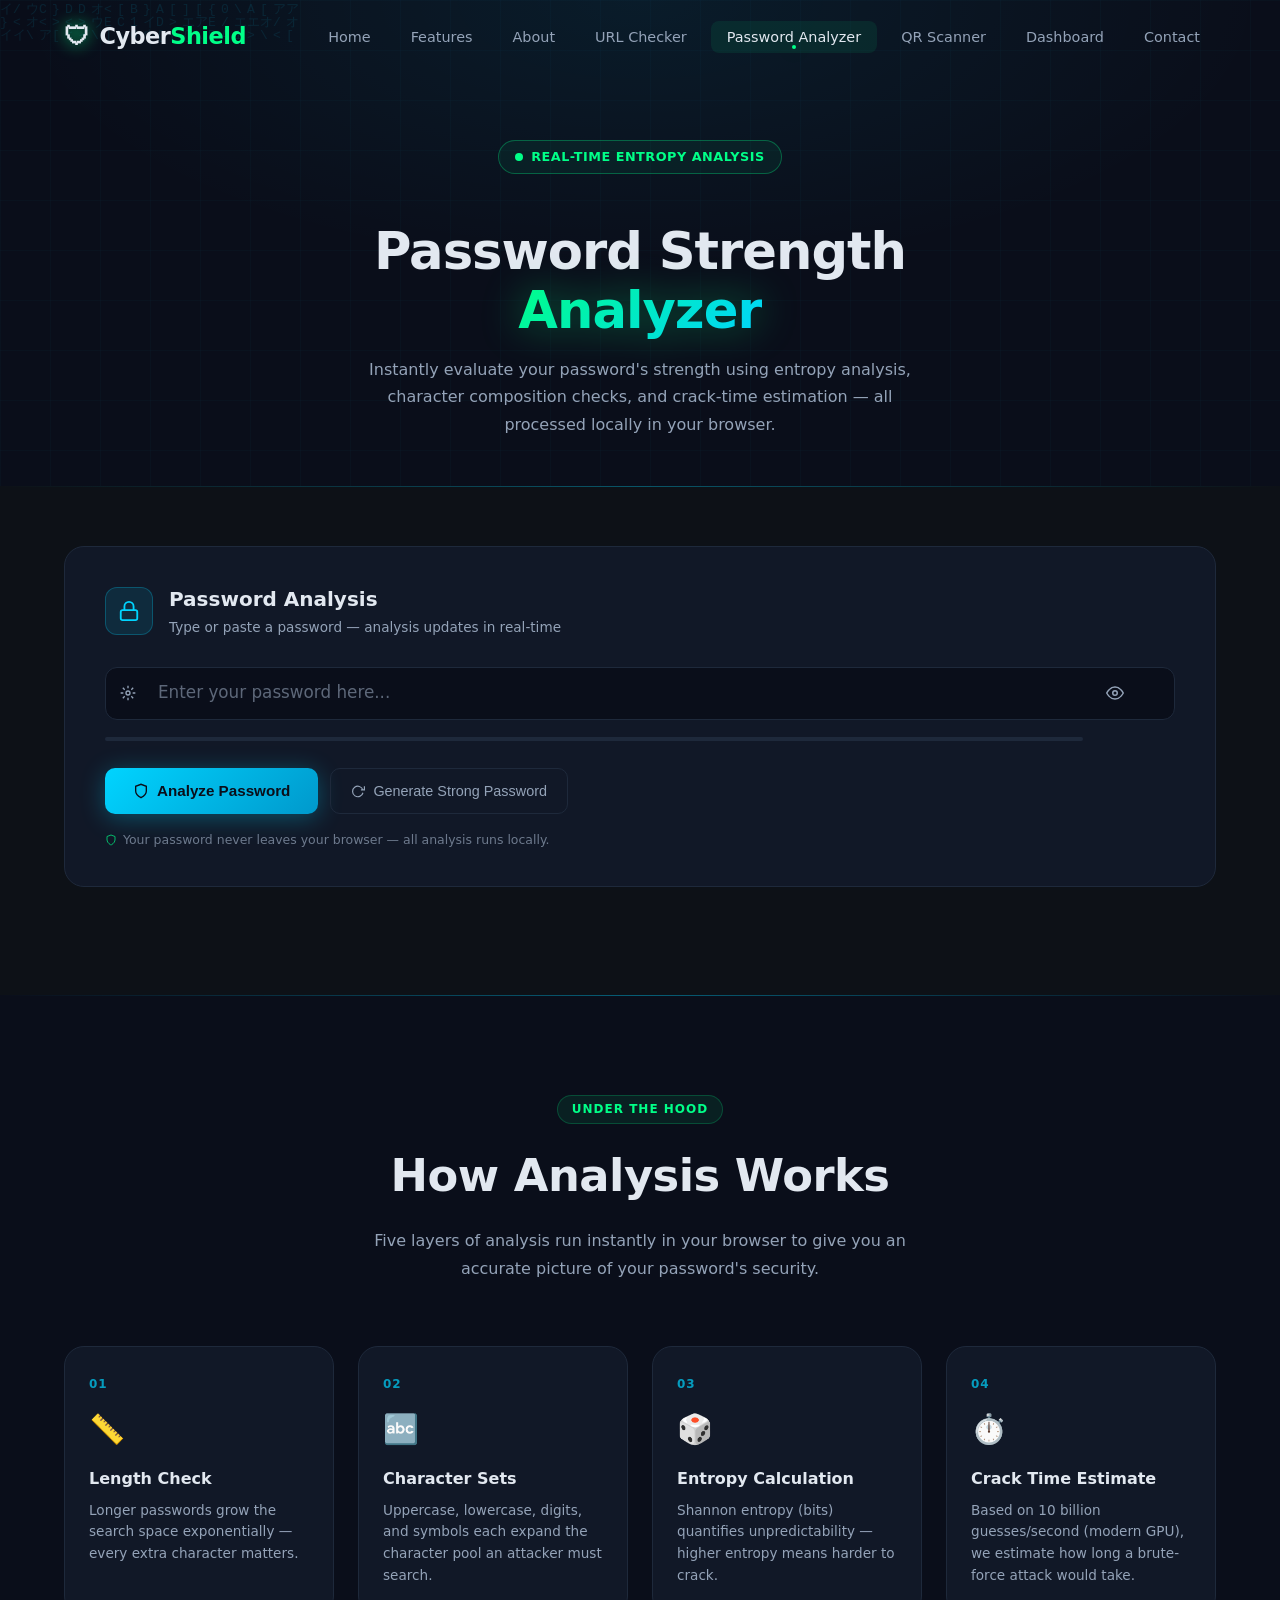
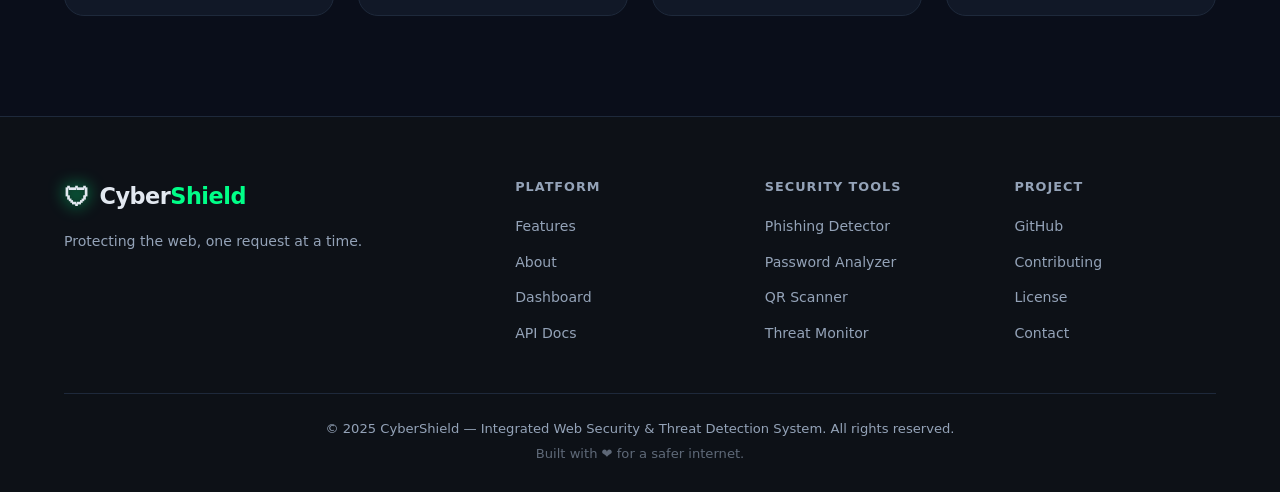
<file: frontend/password-analyzer.html>
<!DOCTYPE html>
<html lang="en">
<head>
  <meta charset="UTF-8" />
  <meta name="viewport" content="width=device-width, initial-scale=1.0" />
  <meta name="description" content="CyberShield Password Strength Analyzer — Real-time entropy analysis, crack time estimation, and security scoring for your passwords." />
  <title>CyberShield | Password Strength Analyzer</title>
  <link rel="stylesheet" href="css/style.css" />
  <link rel="stylesheet" href="css/password-analyzer.css" />
</head>
<body>

  <!-- ===== NAVBAR ===== -->
  <nav class="navbar" id="navbar">
    <div class="nav-container">
      <a href="index.html" class="nav-logo">
        <span class="logo-icon">&#x1F6E1;</span>
        <span class="logo-text">Cyber<span class="accent">Shield</span></span>
      </a>

      <ul class="nav-links" id="navLinks">
        <li><a href="index.html"          class="nav-link">Home</a></li>
        <li><a href="index.html#features" class="nav-link">Features</a></li>
        <li><a href="index.html#about"    class="nav-link">About</a></li>
        <li><a href="phishing-detector.html" class="nav-link">URL Checker</a></li>
        <li><a href="password-analyzer.html" class="nav-link active">Password Analyzer</a></li>
        <li><a href="qr-scanner.html"        class="nav-link">QR Scanner</a></li>
        <li><a href="dashboard.html"         class="nav-link">Dashboard</a></li>
        <li><a href="index.html#contact"  class="nav-link">Contact</a></li>
      </ul>

      <button class="hamburger" id="hamburger" aria-label="Toggle navigation" aria-expanded="false">
        <span></span><span></span><span></span>
      </button>
    </div>
  </nav>

  <!-- ===== PAGE HERO ===== -->
  <section class="page-hero">
    <canvas id="miniMatrix"></canvas>
    <div class="page-hero-content">
      <div class="hero-badge">
        <span class="pulse-dot"></span>
        Real-time Entropy Analysis
      </div>
      <h1 class="page-hero-title">
        Password Strength
        <span class="gradient-text">Analyzer</span>
      </h1>
      <p class="page-hero-desc">
        Instantly evaluate your password's strength using entropy analysis, character
        composition checks, and crack-time estimation — all processed locally in your browser.
      </p>
    </div>
  </section>

  <!-- ===== MAIN ANALYZER ===== -->
  <main class="analyzer-main">
    <div class="container">

      <!-- ── Input Card ── -->
      <div class="analyzer-card fade-in" id="inputCard">
        <div class="analyzer-card-header">
          <div class="analyzer-card-icon">
            <svg width="22" height="22" viewBox="0 0 24 24" fill="none" stroke="currentColor" stroke-width="2">
              <rect x="3" y="11" width="18" height="11" rx="2"/><path d="M7 11V7a5 5 0 0 1 10 0v4"/>
            </svg>
          </div>
          <div>
            <h2 class="analyzer-card-title">Password Analysis</h2>
            <p class="analyzer-card-subtitle">Type or paste a password — analysis updates in real-time</p>
          </div>
        </div>

        <!-- Password input -->
        <div class="pw-input-group" id="pwInputGroup">
          <div class="pw-input-prefix">
            <svg width="16" height="16" viewBox="0 0 24 24" fill="none" stroke="currentColor" stroke-width="2">
              <circle cx="12" cy="12" r="3"/><path d="M12 1v4M12 19v4M4.22 4.22l2.83 2.83M16.95 16.95l2.83 2.83M1 12h4M19 12h4M4.22 19.78l2.83-2.83M16.95 7.05l2.83-2.83"/>
            </svg>
          </div>
          <input
            type="password"
            id="pwInput"
            class="pw-input"
            placeholder="Enter your password here..."
            autocomplete="new-password"
            spellcheck="false"
            aria-label="Password to analyze"
            aria-describedby="pwStrengthLabel"
          />
          <button type="button" class="pw-toggle" id="pwToggle" aria-label="Show password" title="Show / Hide">
            <!-- Eye icon — toggled by JS -->
            <svg class="eye-show" width="18" height="18" viewBox="0 0 24 24" fill="none" stroke="currentColor" stroke-width="2">
              <path d="M1 12s4-8 11-8 11 8 11 8-4 8-11 8-11-8-11-8z"/>
              <circle cx="12" cy="12" r="3"/>
            </svg>
            <svg class="eye-hide" width="18" height="18" viewBox="0 0 24 24" fill="none" stroke="currentColor" stroke-width="2" style="display:none">
              <path d="M17.94 17.94A10.07 10.07 0 0 1 12 20c-7 0-11-8-11-8a18.45 18.45 0 0 1 5.06-5.94"/>
              <path d="M9.9 4.24A9.12 9.12 0 0 1 12 4c7 0 11 8 11 8a18.5 18.5 0 0 1-2.16 3.19"/>
              <line x1="1" y1="1" x2="23" y2="23"/>
            </svg>
          </button>
          <button type="button" class="pw-clear" id="pwClear" aria-label="Clear password" title="Clear">
            <svg width="14" height="14" viewBox="0 0 24 24" fill="none" stroke="currentColor" stroke-width="2.5">
              <path d="M18 6 6 18M6 6l12 12"/>
            </svg>
          </button>
        </div>

        <!-- Inline strength bar (live, under input) -->
        <div class="inline-strength-wrap" id="inlineStrengthWrap" aria-hidden="true">
          <div class="inline-strength-track">
            <div class="inline-strength-fill" id="inlineStrengthFill"></div>
          </div>
          <span class="inline-strength-label" id="inlineStrengthLabel" aria-live="polite"></span>
        </div>

        <!-- Analyze button -->
        <div class="analyzer-actions">
          <button type="button" class="btn btn-primary btn-analyze" id="analyzeBtn">
            <svg width="16" height="16" viewBox="0 0 24 24" fill="none" stroke="currentColor" stroke-width="2">
              <path d="M12 22s8-4 8-10V5l-8-3-8 3v7c0 6 8 10 8 10z"/>
            </svg>
            Analyze Password
          </button>
          <button type="button" class="btn btn-ghost" id="generateBtn">
            <svg width="14" height="14" viewBox="0 0 24 24" fill="none" stroke="currentColor" stroke-width="2">
              <polyline points="23 4 23 10 17 10"/><path d="M20.49 15a9 9 0 1 1-.18-4.96"/>
            </svg>
            Generate Strong Password
          </button>
        </div>

        <!-- Privacy notice -->
        <p class="privacy-note">
          <svg width="12" height="12" viewBox="0 0 24 24" fill="none" stroke="currentColor" stroke-width="2">
            <path d="M12 22s8-4 8-10V5l-8-3-8 3v7c0 6 8 10 8 10z"/>
          </svg>
          Your password never leaves your browser — all analysis runs locally.
        </p>
      </div>

      <!-- ── Results Section ── -->
      <div class="results-section" id="resultsSection" hidden>

        <!-- Verdict Banner -->
        <div class="verdict-banner fade-in" id="verdictBanner">
          <div class="verdict-icon-wrap" id="verdictIconWrap"></div>
          <div class="verdict-text">
            <h2 class="verdict-title" id="verdictTitle">—</h2>
            <p class="verdict-subtitle" id="verdictSubtitle">—</p>
          </div>
          <div class="verdict-score-wrap">
            <div class="verdict-score-ring">
              <svg class="score-svg" viewBox="0 0 80 80">
                <circle class="score-track" cx="40" cy="40" r="32"/>
                <circle class="score-fill" id="scoreFill" cx="40" cy="40" r="32"
                  stroke-dasharray="201" stroke-dashoffset="201"/>
              </svg>
              <div class="score-label">
                <span class="score-number" id="scoreNumber">0</span>
                <span class="score-unit">/100</span>
              </div>
            </div>
            <p class="score-caption">Security Score</p>
          </div>
        </div>

        <!-- Detail grid -->
        <div class="result-details-grid">

          <!-- Strength Meter Card -->
          <div class="result-card fade-in" id="strengthMeterCard">
            <div class="result-card-header">
              <span class="result-card-icon">📊</span>
              <h3 class="result-card-title">Strength Meter</h3>
            </div>
            <div class="strength-meter-body">
              <!-- Segmented bar -->
              <div class="seg-bar" id="segBar" aria-label="Password strength bar">
                <div class="seg" id="seg1"></div>
                <div class="seg" id="seg2"></div>
                <div class="seg" id="seg3"></div>
                <div class="seg" id="seg4"></div>
                <div class="seg" id="seg5"></div>
              </div>
              <div class="seg-labels">
                <span>Very Weak</span><span>Weak</span><span>Fair</span><span>Strong</span><span>Very Strong</span>
              </div>
              <!-- Crack time -->
              <div class="crack-time-box" id="crackTimeBox">
                <div class="crack-time-icon">⏱️</div>
                <div>
                  <div class="crack-time-label">Estimated Crack Time</div>
                  <div class="crack-time-value" id="crackTimeValue">—</div>
                </div>
              </div>
            </div>
          </div>

          <!-- Composition Card -->
          <div class="result-card fade-in" id="compositionCard">
            <div class="result-card-header">
              <span class="result-card-icon">🔬</span>
              <h3 class="result-card-title">Composition Check</h3>
            </div>
            <ul class="composition-list" id="compositionList">
              <!-- injected by JS -->
            </ul>
            <!-- Entropy row -->
            <div class="entropy-row" id="entropyRow">
              <span class="entropy-label">Entropy</span>
              <span class="entropy-value" id="entropyValue">—</span>
            </div>
          </div>

          <!-- Suggestions Card -->
          <div class="result-card fade-in" id="suggestionsCard">
            <div class="result-card-header">
              <span class="result-card-icon">💡</span>
              <h3 class="result-card-title">Suggestions</h3>
            </div>
            <ul class="suggestions-list" id="suggestionsList">
              <!-- injected by JS -->
            </ul>
          </div>

        </div>

        <!-- Actions -->
        <div class="result-actions fade-in">
          <button class="btn btn-primary" id="analyzeAnotherBtn">
            <svg width="16" height="16" viewBox="0 0 24 24" fill="none" stroke="currentColor" stroke-width="2">
              <path d="M12 22s8-4 8-10V5l-8-3-8 3v7c0 6 8 10 8 10z"/>
            </svg>
            Analyze Another
          </button>
          <button class="btn btn-secondary" id="copyReportBtn">
            <svg width="16" height="16" viewBox="0 0 24 24" fill="none" stroke="currentColor" stroke-width="2">
              <rect x="9" y="9" width="13" height="13" rx="2"/>
              <path d="M5 15H4a2 2 0 0 1-2-2V4a2 2 0 0 1 2-2h9a2 2 0 0 1 2 2v1"/>
            </svg>
            Copy Report
          </button>
        </div>

      </div>
      <!-- /results -->

    </div>
  </main>

  <!-- ===== HOW IT WORKS ===== -->
  <section class="how-it-works">
    <div class="container">
      <div class="section-header fade-in">
        <span class="section-tag">Under the Hood</span>
        <h2 class="section-title">How Analysis Works</h2>
        <p class="section-desc">
          Five layers of analysis run instantly in your browser to give you
          an accurate picture of your password's security.
        </p>
      </div>
      <div class="steps-grid">
        <div class="step-card fade-in" data-delay="0">
          <div class="step-number">01</div>
          <div class="step-icon">📏</div>
          <h3>Length Check</h3>
          <p>Longer passwords grow the search space exponentially — every extra character matters.</p>
        </div>
        <div class="step-card fade-in" data-delay="100">
          <div class="step-number">02</div>
          <div class="step-icon">🔤</div>
          <h3>Character Sets</h3>
          <p>Uppercase, lowercase, digits, and symbols each expand the character pool an attacker must search.</p>
        </div>
        <div class="step-card fade-in" data-delay="200">
          <div class="step-number">03</div>
          <div class="step-icon">🎲</div>
          <h3>Entropy Calculation</h3>
          <p>Shannon entropy (bits) quantifies unpredictability — higher entropy means harder to crack.</p>
        </div>
        <div class="step-card fade-in" data-delay="300">
          <div class="step-number">04</div>
          <div class="step-icon">⏱️</div>
          <h3>Crack Time Estimate</h3>
          <p>Based on 10 billion guesses/second (modern GPU), we estimate how long a brute-force attack would take.</p>
        </div>
      </div>
    </div>
  </section>

  <!-- ===== FOOTER ===== -->
  <footer class="footer">
    <div class="container">
      <div class="footer-top">
        <div class="footer-brand">
          <a href="index.html" class="nav-logo">
            <span class="logo-icon">&#x1F6E1;</span>
            <span class="logo-text">Cyber<span class="accent">Shield</span></span>
          </a>
          <p class="footer-tagline">Protecting the web, one request at a time.</p>
        </div>
        <div class="footer-links-group">
          <h5>Platform</h5>
          <ul>
            <li><a href="index.html#features">Features</a></li>
            <li><a href="index.html#about">About</a></li>
            <li><a href="#">Dashboard</a></li>
            <li><a href="#">API Docs</a></li>
          </ul>
        </div>
        <div class="footer-links-group">
          <h5>Security Tools</h5>
          <ul>
            <li><a href="phishing-detector.html">Phishing Detector</a></li>
            <li><a href="password-analyzer.html">Password Analyzer</a></li>
            <li><a href="qr-scanner.html">QR Scanner</a></li>
            <li><a href="#">Threat Monitor</a></li>
          </ul>
        </div>
        <div class="footer-links-group">
          <h5>Project</h5>
          <ul>
            <li><a href="#">GitHub</a></li>
            <li><a href="#">Contributing</a></li>
            <li><a href="#">License</a></li>
            <li><a href="index.html#contact">Contact</a></li>
          </ul>
        </div>
      </div>
      <div class="footer-bottom">
        <p>&copy; 2025 CyberShield — Integrated Web Security &amp; Threat Detection System. All rights reserved.</p>
        <p class="footer-note">Built with ❤️ for a safer internet.</p>
      </div>
    </div>
  </footer>

  <button class="back-to-top" id="backToTop" aria-label="Back to top">
    <svg width="20" height="20" viewBox="0 0 24 24" fill="none" stroke="currentColor" stroke-width="2.5">
      <path d="M18 15l-6-6-6 6"/>
    </svg>
  </button>

  <!-- main.js first (defines $ / $$), then page script -->
  <script src="js/main.js"></script>
  <script src="js/password-analyzer.js"></script>
</body>
</html>
</file>
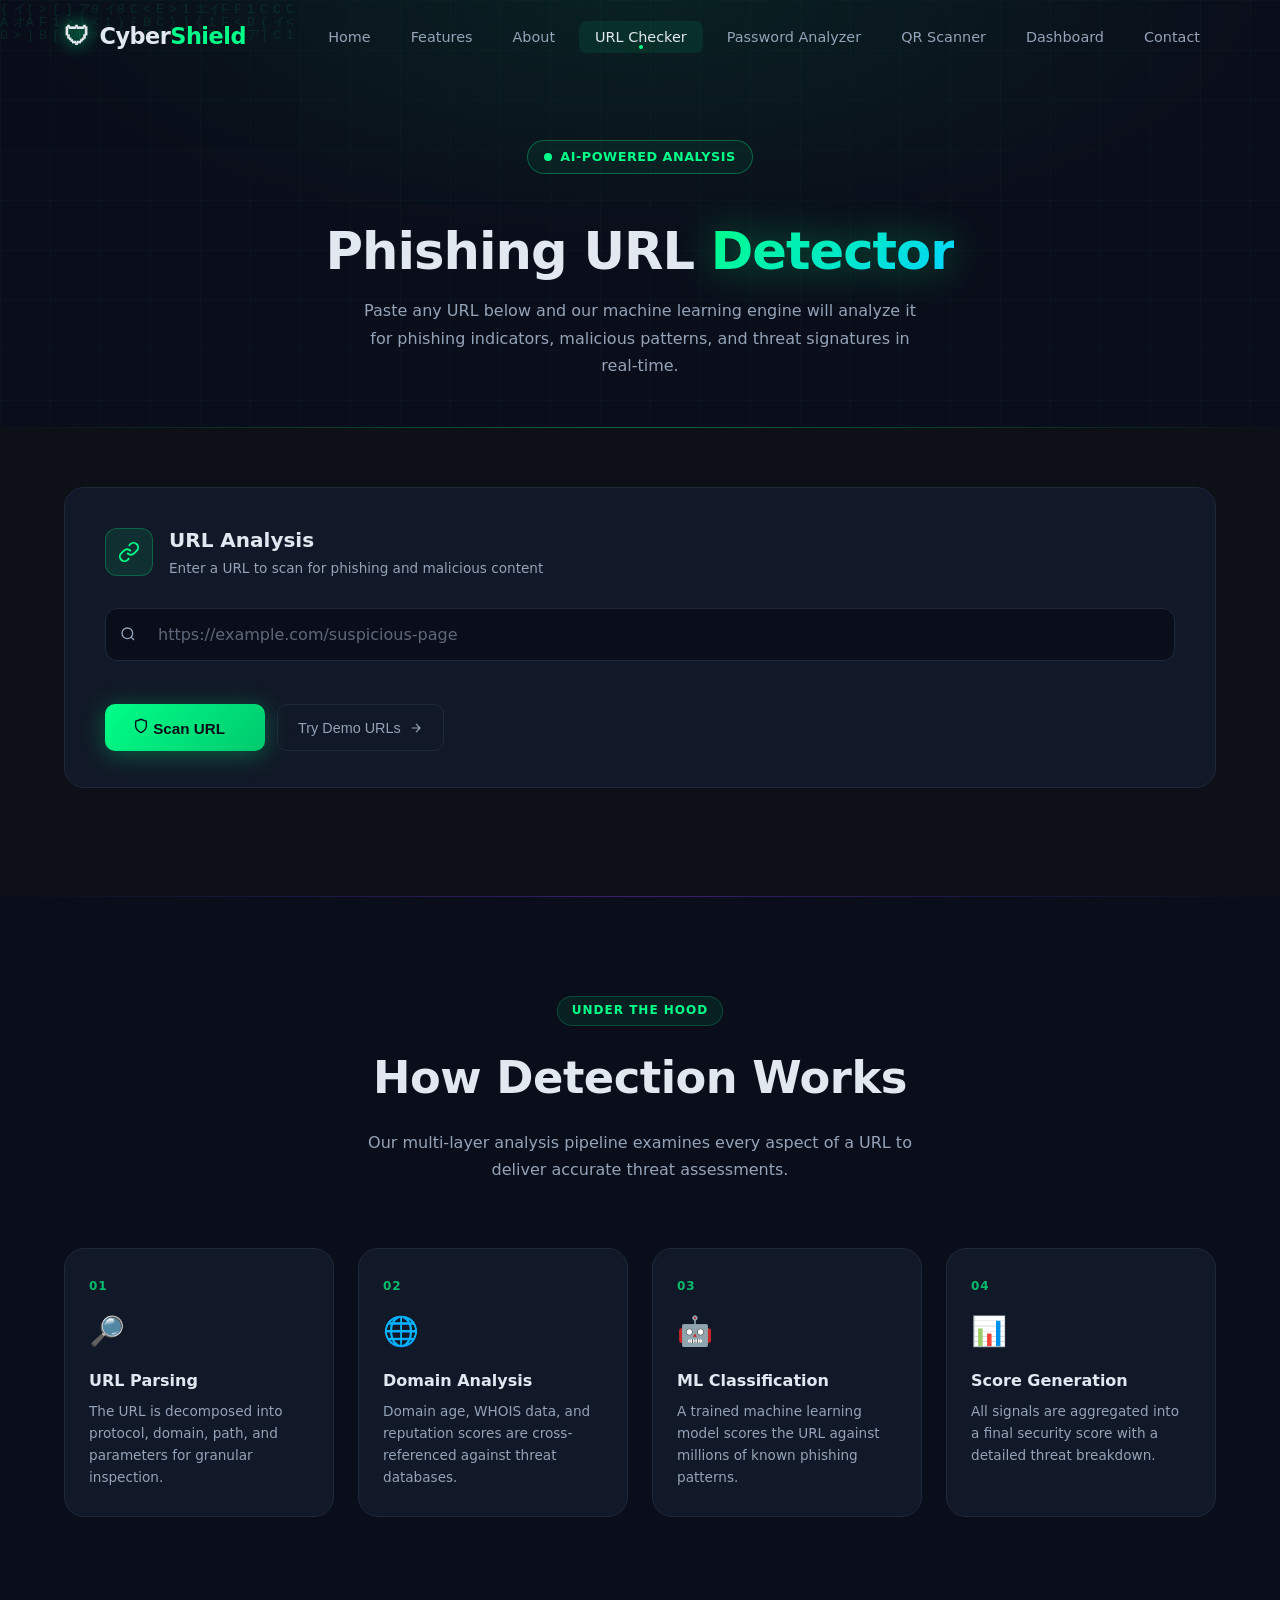
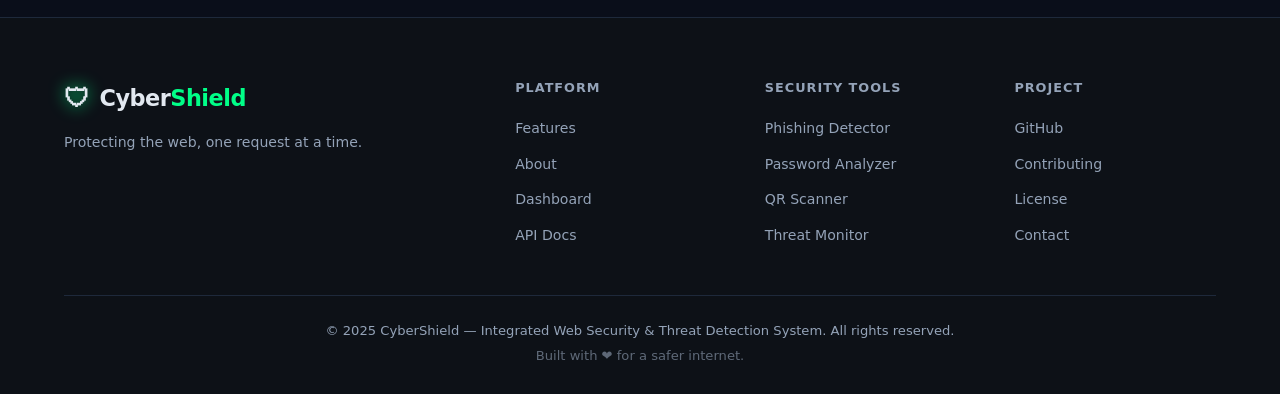
<file: frontend/phishing-detector.html>
<!DOCTYPE html>
<html lang="en">
<head>
  <meta charset="UTF-8" />
  <meta name="viewport" content="width=device-width, initial-scale=1.0" />
  <meta name="description" content="CyberShield Phishing URL Detector — AI-powered real-time analysis to identify malicious and phishing URLs instantly." />
  <title>CyberShield | Phishing URL Detector</title>
  <link rel="stylesheet" href="css/style.css" />
  <link rel="stylesheet" href="css/phishing-detector.css" />
</head>
<body>

  <!-- ===== NAVBAR ===== -->
  <nav class="navbar" id="navbar">
    <div class="nav-container">
      <a href="index.html" class="nav-logo">
        <span class="logo-icon">&#x1F6E1;</span>
        <span class="logo-text">Cyber<span class="accent">Shield</span></span>
      </a>

      <ul class="nav-links" id="navLinks">
        <li><a href="index.html" class="nav-link">Home</a></li>
        <li><a href="index.html#features" class="nav-link">Features</a></li>
        <li><a href="index.html#about" class="nav-link">About</a></li>
        <li><a href="phishing-detector.html" class="nav-link active">URL Checker</a></li>
        <li><a href="password-analyzer.html" class="nav-link">Password Analyzer</a></li>
        <li><a href="qr-scanner.html"        class="nav-link">QR Scanner</a></li>
        <li><a href="dashboard.html"         class="nav-link">Dashboard</a></li>
        <li><a href="index.html#contact" class="nav-link">Contact</a></li>
      </ul>

      <button class="hamburger" id="hamburger" aria-label="Toggle navigation" aria-expanded="false">
        <span></span>
        <span></span>
        <span></span>
      </button>
    </div>
  </nav>

  <!-- ===== PAGE HERO ===== -->
  <section class="page-hero">
    <canvas id="miniMatrix"></canvas>
    <div class="page-hero-content">
      <div class="hero-badge">
        <span class="pulse-dot"></span>
        AI-Powered Analysis
      </div>
      <h1 class="page-hero-title">
        Phishing URL
        <span class="gradient-text">Detector</span>
      </h1>
      <p class="page-hero-desc">
        Paste any URL below and our machine learning engine will analyze it for phishing
        indicators, malicious patterns, and threat signatures in real-time.
      </p>
    </div>
  </section>

  <!-- ===== MAIN CHECKER ===== -->
  <main class="checker-main">
    <div class="container">

      <!-- URL Input Card -->
      <div class="checker-card fade-in">
        <div class="checker-card-header">
          <div class="checker-card-icon">
            <svg width="22" height="22" viewBox="0 0 24 24" fill="none" stroke="currentColor" stroke-width="2">
              <path d="M10 13a5 5 0 0 0 7.54.54l3-3a5 5 0 0 0-7.07-7.07l-1.72 1.71"/>
              <path d="M14 11a5 5 0 0 0-7.54-.54l-3 3a5 5 0 0 0 7.07 7.07l1.71-1.71"/>
            </svg>
          </div>
          <div>
            <h2 class="checker-card-title">URL Analysis</h2>
            <p class="checker-card-subtitle">Enter a URL to scan for phishing and malicious content</p>
          </div>
        </div>

        <form class="url-form" id="urlForm" novalidate>
          <div class="input-group" id="inputGroup">
            <div class="input-prefix">
              <svg width="16" height="16" viewBox="0 0 24 24" fill="none" stroke="currentColor" stroke-width="2">
                <circle cx="11" cy="11" r="8"/><path d="m21 21-4.35-4.35"/>
              </svg>
            </div>
            <input
              type="url"
              id="urlInput"
              class="url-input"
              placeholder="https://example.com/suspicious-page"
              autocomplete="off"
              spellcheck="false"
              aria-label="URL to analyze"
            />
            <button type="button" class="input-clear" id="clearBtn" aria-label="Clear input" title="Clear">
              <svg width="14" height="14" viewBox="0 0 24 24" fill="none" stroke="currentColor" stroke-width="2.5">
                <path d="M18 6 6 18M6 6l12 12"/>
              </svg>
            </button>
          </div>
          <p class="input-error" id="inputError" role="alert" aria-live="polite"></p>

          <div class="form-actions">
            <button type="submit" class="btn btn-primary btn-scan" id="scanBtn">
              <span class="btn-text">
                <svg width="16" height="16" viewBox="0 0 24 24" fill="none" stroke="currentColor" stroke-width="2">
                  <path d="M12 22s8-4 8-10V5l-8-3-8 3v7c0 6 8 10 8 10z"/>
                </svg>
                Scan URL
              </span>
              <span class="btn-loading" aria-hidden="true">
                <span class="spinner"></span>
                Analyzing...
              </span>
            </button>
            <button type="button" class="btn btn-ghost" id="demoBtn">
              Try Demo URLs
              <svg width="14" height="14" viewBox="0 0 24 24" fill="none" stroke="currentColor" stroke-width="2">
                <path d="M5 12h14M12 5l7 7-7 7"/>
              </svg>
            </button>
          </div>
        </form>

        <!-- Demo URL Dropdown -->
        <div class="demo-panel" id="demoPanel" hidden>
          <p class="demo-panel-label">Select a demo URL to test:</p>
          <div class="demo-urls">
            <button class="demo-url-btn safe" data-url="https://www.google.com">
              <span class="demo-dot safe"></span>
              https://www.google.com
              <span class="demo-label">Safe</span>
            </button>
            <button class="demo-url-btn safe" data-url="https://github.com/cybershield">
              <span class="demo-dot safe"></span>
              https://github.com/cybershield
              <span class="demo-label">Safe</span>
            </button>
            <button class="demo-url-btn suspicious" data-url="http://paypa1-secure-login.tk/verify">
              <span class="demo-dot suspicious"></span>
              http://paypa1-secure-login.tk/verify
              <span class="demo-label">Suspicious</span>
            </button>
            <button class="demo-url-btn danger" data-url="http://192.168.1.1/bank-login/update-credentials.php">
              <span class="demo-dot danger"></span>
              http://192.168.1.1/bank-login/update-credentials.php
              <span class="demo-label">Phishing</span>
            </button>
            <button class="demo-url-btn danger" data-url="http://amaz0n-account-suspended.xyz/login?redirect=payment">
              <span class="demo-dot danger"></span>
              http://amaz0n-account-suspended.xyz/login
              <span class="demo-label">Phishing</span>
            </button>
          </div>
        </div>
      </div>

      <!-- ===== LOADING STATE ===== -->
      <div class="analysis-loader" id="analysisLoader" hidden aria-live="polite">
        <div class="loader-card">
          <div class="loader-radar">
            <div class="radar-ring r1"></div>
            <div class="radar-ring r2"></div>
            <div class="radar-ring r3"></div>
            <div class="radar-sweep"></div>
            <div class="radar-center">
              <svg width="20" height="20" viewBox="0 0 24 24" fill="none" stroke="currentColor" stroke-width="2">
                <path d="M12 22s8-4 8-10V5l-8-3-8 3v7c0 6 8 10 8 10z"/>
              </svg>
            </div>
          </div>
          <div class="loader-text">
            <h3 class="loader-title">Analyzing URL</h3>
            <p class="loader-step" id="loaderStep">Initializing threat scanner...</p>
          </div>
          <div class="loader-progress">
            <div class="loader-bar" id="loaderBar"></div>
          </div>
          <div class="loader-checks" id="loaderChecks">
            <div class="loader-check" id="lc1">
              <span class="lc-icon pending">○</span>
              <span>Domain reputation check</span>
            </div>
            <div class="loader-check" id="lc2">
              <span class="lc-icon pending">○</span>
              <span>SSL certificate validation</span>
            </div>
            <div class="loader-check" id="lc3">
              <span class="lc-icon pending">○</span>
              <span>Phishing pattern analysis</span>
            </div>
            <div class="loader-check" id="lc4">
              <span class="lc-icon pending">○</span>
              <span>Blacklist database lookup</span>
            </div>
            <div class="loader-check" id="lc5">
              <span class="lc-icon pending">○</span>
              <span>ML threat classification</span>
            </div>
          </div>
        </div>
      </div>

      <!-- ===== RESULTS SECTION ===== -->
      <div class="results-section" id="resultsSection" hidden>

        <!-- Verdict Banner -->
        <div class="verdict-banner fade-in" id="verdictBanner">
          <div class="verdict-icon-wrap" id="verdictIconWrap">
            <!-- injected by JS -->
          </div>
          <div class="verdict-text">
            <h2 class="verdict-title" id="verdictTitle">—</h2>
            <p class="verdict-subtitle" id="verdictSubtitle">—</p>
          </div>
          <div class="verdict-score-wrap">
            <div class="verdict-score-ring" id="scoreRing">
              <svg class="score-svg" viewBox="0 0 80 80">
                <circle class="score-track" cx="40" cy="40" r="32"/>
                <circle class="score-fill" id="scoreFill" cx="40" cy="40" r="32"
                  stroke-dasharray="201" stroke-dashoffset="201"/>
              </svg>
              <div class="score-label">
                <span class="score-number" id="scoreNumber">0</span>
                <span class="score-unit">/100</span>
              </div>
            </div>
            <p class="score-caption" id="scoreCaption">Security Score</p>
          </div>
        </div>

        <!-- Detail Cards Row -->
        <div class="result-details-grid">

          <!-- Threat Status -->
          <div class="result-card fade-in" id="threatStatusCard">
            <div class="result-card-header">
              <span class="result-card-icon">🎯</span>
              <h3 class="result-card-title">Threat Status</h3>
            </div>
            <div class="threat-status-body">
              <div class="threat-level-bar-wrap">
                <div class="threat-level-labels">
                  <span>Safe</span><span>Suspicious</span><span>Dangerous</span>
                </div>
                <div class="threat-level-track">
                  <div class="threat-level-fill" id="threatLevelFill"></div>
                  <div class="threat-level-thumb" id="threatLevelThumb"></div>
                </div>
              </div>
              <div class="threat-indicators" id="threatIndicators">
                <!-- injected by JS -->
              </div>
            </div>
          </div>

          <!-- Threat Explanation -->
          <div class="result-card fade-in" id="threatExplanationCard">
            <div class="result-card-header">
              <span class="result-card-icon">🔍</span>
              <h3 class="result-card-title">Analysis Details</h3>
            </div>
            <p class="explanation-text" id="explanationText">—</p>
            <div class="explanation-flags" id="explanationFlags">
              <!-- injected by JS -->
            </div>
          </div>

          <!-- URL Breakdown -->
          <div class="result-card fade-in" id="urlBreakdownCard">
            <div class="result-card-header">
              <span class="result-card-icon">🔗</span>
              <h3 class="result-card-title">URL Breakdown</h3>
            </div>
            <div class="url-breakdown" id="urlBreakdown">
              <!-- injected by JS -->
            </div>
          </div>

        </div>

        <!-- Recommendations -->
        <div class="recommendations-card fade-in" id="recommendationsCard">
          <div class="result-card-header">
            <span class="result-card-icon">💡</span>
            <h3 class="result-card-title">Recommendations</h3>
          </div>
          <ul class="recommendations-list" id="recommendationsList">
            <!-- injected by JS -->
          </ul>
        </div>

        <!-- Actions -->
        <div class="result-actions fade-in">
          <button class="btn btn-primary" id="scanAnotherBtn">
            <svg width="16" height="16" viewBox="0 0 24 24" fill="none" stroke="currentColor" stroke-width="2">
              <path d="M12 22s8-4 8-10V5l-8-3-8 3v7c0 6 8 10 8 10z"/>
            </svg>
            Scan Another URL
          </button>
          <button class="btn btn-secondary" id="copyReportBtn">
            <svg width="16" height="16" viewBox="0 0 24 24" fill="none" stroke="currentColor" stroke-width="2">
              <rect x="9" y="9" width="13" height="13" rx="2"/><path d="M5 15H4a2 2 0 0 1-2-2V4a2 2 0 0 1 2-2h9a2 2 0 0 1 2 2v1"/>
            </svg>
            Copy Report
          </button>
        </div>

      </div>
      <!-- /results -->

    </div>
  </main>

  <!-- ===== HOW IT WORKS ===== -->
  <section class="how-it-works">
    <div class="container">
      <div class="section-header fade-in">
        <span class="section-tag">Under the Hood</span>
        <h2 class="section-title">How Detection Works</h2>
        <p class="section-desc">
          Our multi-layer analysis pipeline examines every aspect of a URL
          to deliver accurate threat assessments.
        </p>
      </div>
      <div class="steps-grid">
        <div class="step-card fade-in" data-delay="0">
          <div class="step-number">01</div>
          <div class="step-icon">🔎</div>
          <h3>URL Parsing</h3>
          <p>The URL is decomposed into protocol, domain, path, and parameters for granular inspection.</p>
        </div>
        <div class="step-card fade-in" data-delay="100">
          <div class="step-number">02</div>
          <div class="step-icon">🌐</div>
          <h3>Domain Analysis</h3>
          <p>Domain age, WHOIS data, and reputation scores are cross-referenced against threat databases.</p>
        </div>
        <div class="step-card fade-in" data-delay="200">
          <div class="step-number">03</div>
          <div class="step-icon">🤖</div>
          <h3>ML Classification</h3>
          <p>A trained machine learning model scores the URL against millions of known phishing patterns.</p>
        </div>
        <div class="step-card fade-in" data-delay="300">
          <div class="step-number">04</div>
          <div class="step-icon">📊</div>
          <h3>Score Generation</h3>
          <p>All signals are aggregated into a final security score with a detailed threat breakdown.</p>
        </div>
      </div>
    </div>
  </section>

  <!-- ===== FOOTER ===== -->
  <footer class="footer">
    <div class="container">
      <div class="footer-top">
        <div class="footer-brand">
          <a href="index.html" class="nav-logo">
            <span class="logo-icon">&#x1F6E1;</span>
            <span class="logo-text">Cyber<span class="accent">Shield</span></span>
          </a>
          <p class="footer-tagline">Protecting the web, one request at a time.</p>
        </div>
        <div class="footer-links-group">
          <h5>Platform</h5>
          <ul>
            <li><a href="index.html#features">Features</a></li>
            <li><a href="index.html#about">About</a></li>
            <li><a href="#">Dashboard</a></li>
            <li><a href="#">API Docs</a></li>
          </ul>
        </div>
        <div class="footer-links-group">
          <h5>Security Tools</h5>
          <ul>
            <li><a href="phishing-detector.html">Phishing Detector</a></li>
            <li><a href="password-analyzer.html">Password Analyzer</a></li>
            <li><a href="qr-scanner.html">QR Scanner</a></li>
            <li><a href="#">Threat Monitor</a></li>
          </ul>
        </div>
        <div class="footer-links-group">
          <h5>Project</h5>
          <ul>
            <li><a href="#">GitHub</a></li>
            <li><a href="#">Contributing</a></li>
            <li><a href="#">License</a></li>
            <li><a href="index.html#contact">Contact</a></li>
          </ul>
        </div>
      </div>
      <div class="footer-bottom">
        <p>&copy; 2025 CyberShield — Integrated Web Security &amp; Threat Detection System. All rights reserved.</p>
        <p class="footer-note">Built with ❤️ for a safer internet.</p>
      </div>
    </div>
  </footer>

  <!-- Back to top -->
  <button class="back-to-top" id="backToTop" aria-label="Back to top">
    <svg width="20" height="20" viewBox="0 0 24 24" fill="none" stroke="currentColor" stroke-width="2.5">
      <path d="M18 15l-6-6-6 6"/>
    </svg>
  </button>

  <script src="js/main.js"></script>
  <script src="js/phishing-detector.js"></script>
</body>
</html>
</file>
<file: frontend/css/style.css>
/* ============================================================
   CyberShield — style.css
   Dark cybersecurity theme, pure CSS, no frameworks
   ============================================================ */

/* ── Custom Properties ─────────────────────────────────────── */
:root {
  --bg-primary:    #0a0e1a;
  --bg-secondary:  #0d1117;
  --bg-card:       #111827;
  --accent-green:  #00ff88;
  --accent-blue:   #00d4ff;
  --accent-purple: #7c3aed;
  --text-primary:  #e2e8f0;
  --text-secondary:#94a3b8;
  --border-color:  #1e293b;
  --glow-green:    0 0 20px rgba(0,255,136,.35);
  --glow-blue:     0 0 20px rgba(0,212,255,.35);
  --transition:    .3s cubic-bezier(.4,0,.2,1);
  --radius:        12px;
  --radius-lg:     20px;
}

/* ── Reset & Base ───────────────────────────────────────────── */
*, *::before, *::after { box-sizing: border-box; margin: 0; padding: 0; }

html {
  scroll-behavior: smooth;
  scrollbar-width: thin;
  scrollbar-color: var(--accent-green) var(--bg-secondary);
}

::-webkit-scrollbar { width: 6px; }
::-webkit-scrollbar-track { background: var(--bg-secondary); }
::-webkit-scrollbar-thumb {
  background: var(--accent-green);
  border-radius: 3px;
}

body {
  font-family: 'Segoe UI', system-ui, -apple-system, sans-serif;
  background: var(--bg-primary);
  color: var(--text-primary);
  line-height: 1.6;
  overflow-x: hidden;
}

a { text-decoration: none; color: inherit; }
ul { list-style: none; }
img { max-width: 100%; display: block; }

.container {
  max-width: 1200px;
  margin: 0 auto;
  padding: 0 24px;
}

/* ── Navbar ─────────────────────────────────────────────────── */
.navbar {
  position: fixed;
  top: 0; left: 0; right: 0;
  z-index: 1000;
  padding: 16px 0;
  transition: var(--transition);
  border-bottom: 1px solid transparent;
}

.navbar.scrolled {
  background: rgba(10,14,26,.85);
  backdrop-filter: blur(20px);
  -webkit-backdrop-filter: blur(20px);
  border-bottom-color: rgba(0,255,136,.2);
  box-shadow: 0 4px 30px rgba(0,255,136,.08);
  padding: 10px 0;
}

.nav-container {
  max-width: 1200px;
  margin: 0 auto;
  padding: 0 24px;
  display: flex;
  align-items: center;
  justify-content: space-between;
}

.nav-logo {
  display: flex;
  align-items: center;
  gap: 10px;
  font-size: 1.4rem;
  font-weight: 700;
  letter-spacing: -.5px;
}

.logo-icon { font-size: 1.6rem; filter: drop-shadow(0 0 8px var(--accent-green)); }
.logo-text .accent { color: var(--accent-green); }

.nav-links {
  display: flex;
  align-items: center;
  gap: 8px;
}

.nav-link {
  position: relative;
  padding: 8px 16px;
  border-radius: 8px;
  font-size: .9rem;
  font-weight: 500;
  color: var(--text-secondary);
  transition: var(--transition);
}

.nav-link:hover,
.nav-link.active {
  color: var(--text-primary);
  background: rgba(0,255,136,.08);
}

.nav-link.active::after {
  content: '';
  position: absolute;
  bottom: 4px; left: 50%;
  transform: translateX(-50%);
  width: 4px; height: 4px;
  border-radius: 50%;
  background: var(--accent-green);
  box-shadow: var(--glow-green);
}

.nav-link.disabled {
  opacity: .5;
  cursor: not-allowed;
  pointer-events: none;
}

.badge {
  display: inline-block;
  margin-left: 6px;
  padding: 1px 6px;
  border-radius: 4px;
  font-size: .65rem;
  font-weight: 700;
  background: rgba(124,58,237,.3);
  color: #a78bfa;
  border: 1px solid rgba(124,58,237,.4);
  vertical-align: middle;
  letter-spacing: .5px;
}

/* Hamburger */
.hamburger {
  display: none;
  flex-direction: column;
  gap: 5px;
  background: none;
  border: none;
  cursor: pointer;
  padding: 4px;
}

.hamburger span {
  display: block;
  width: 24px; height: 2px;
  background: var(--text-primary);
  border-radius: 2px;
  transition: var(--transition);
}

.hamburger.open span:nth-child(1) { transform: translateY(7px) rotate(45deg); }
.hamburger.open span:nth-child(2) { opacity: 0; transform: scaleX(0); }
.hamburger.open span:nth-child(3) { transform: translateY(-7px) rotate(-45deg); }

/* ── Hero ───────────────────────────────────────────────────── */
.hero {
  position: relative;
  min-height: 100vh;
  display: flex;
  align-items: center;
  justify-content: center;
  overflow: hidden;
  background: radial-gradient(ellipse 80% 60% at 50% 0%, rgba(0,255,136,.07) 0%, transparent 70%),
              radial-gradient(ellipse 60% 40% at 80% 80%, rgba(0,212,255,.05) 0%, transparent 60%),
              var(--bg-primary);
}

#matrixCanvas {
  position: absolute;
  inset: 0;
  opacity: .18;
  pointer-events: none;
}

.hero-content {
  position: relative;
  z-index: 2;
  text-align: center;
  max-width: 860px;
  padding: 120px 24px 80px;
}

.hero-badge {
  display: inline-flex;
  align-items: center;
  gap: 8px;
  padding: 6px 16px;
  border-radius: 100px;
  border: 1px solid rgba(0,255,136,.3);
  background: rgba(0,255,136,.06);
  font-size: .8rem;
  font-weight: 600;
  color: var(--accent-green);
  letter-spacing: .5px;
  text-transform: uppercase;
  margin-bottom: 28px;
}

.pulse-dot {
  width: 8px; height: 8px;
  border-radius: 50%;
  background: var(--accent-green);
  box-shadow: 0 0 0 0 rgba(0,255,136,.6);
  animation: pulse 2s infinite;
}

@keyframes pulse {
  0%   { box-shadow: 0 0 0 0 rgba(0,255,136,.6); }
  70%  { box-shadow: 0 0 0 8px rgba(0,255,136,0); }
  100% { box-shadow: 0 0 0 0 rgba(0,255,136,0); }
}

.hero-title {
  font-size: clamp(2.2rem, 5vw, 3.8rem);
  font-weight: 800;
  line-height: 1.15;
  letter-spacing: -1px;
  margin-bottom: 20px;
  text-shadow: 0 0 40px rgba(0,255,136,.15);
}

.gradient-text {
  background: linear-gradient(135deg, var(--accent-green) 0%, var(--accent-blue) 100%);
  -webkit-background-clip: text;
  -webkit-text-fill-color: transparent;
  background-clip: text;
  filter: drop-shadow(0 0 20px rgba(0,255,136,.4));
}

.hero-subtitle {
  font-size: clamp(1rem, 2.5vw, 1.3rem);
  color: var(--text-secondary);
  margin-bottom: 16px;
  min-height: 2em;
}

.typing-text {
  color: var(--accent-blue);
  font-weight: 600;
}

.cursor {
  color: var(--accent-green);
  animation: blink .8s step-end infinite;
  font-weight: 300;
}

@keyframes blink {
  0%, 100% { opacity: 1; }
  50%       { opacity: 0; }
}

.hero-desc {
  font-size: 1rem;
  color: var(--text-secondary);
  max-width: 600px;
  margin: 0 auto 36px;
  line-height: 1.7;
}

/* Buttons */
.hero-buttons {
  display: flex;
  gap: 16px;
  justify-content: center;
  flex-wrap: wrap;
  margin-bottom: 56px;
}

.btn {
  display: inline-flex;
  align-items: center;
  gap: 8px;
  padding: 14px 28px;
  border-radius: 10px;
  font-size: .95rem;
  font-weight: 600;
  cursor: pointer;
  transition: var(--transition);
  border: none;
  position: relative;
  overflow: hidden;
}

.btn::before {
  content: '';
  position: absolute;
  inset: 0;
  background: rgba(255,255,255,.08);
  opacity: 0;
  transition: var(--transition);
}

.btn:hover::before { opacity: 1; }

.btn-primary {
  background: linear-gradient(135deg, var(--accent-green), #00c96e);
  color: #0a0e1a;
  box-shadow: 0 4px 24px rgba(0,255,136,.3);
}

.btn-primary:hover {
  transform: translateY(-2px);
  box-shadow: 0 8px 32px rgba(0,255,136,.45);
}

.btn-secondary {
  background: rgba(0,212,255,.08);
  color: var(--accent-blue);
  border: 1px solid rgba(0,212,255,.3);
}

.btn-secondary:hover {
  background: rgba(0,212,255,.15);
  border-color: var(--accent-blue);
  transform: translateY(-2px);
  box-shadow: 0 8px 24px rgba(0,212,255,.2);
}

.btn-badge {
  padding: 2px 7px;
  border-radius: 4px;
  font-size: .65rem;
  font-weight: 700;
  background: rgba(124,58,237,.3);
  color: #a78bfa;
  border: 1px solid rgba(124,58,237,.4);
  letter-spacing: .5px;
}

/* Hero stats */
.hero-stats {
  display: flex;
  align-items: center;
  justify-content: center;
  gap: 32px;
  flex-wrap: wrap;
}

.hero-stat { text-align: center; }

.hero-stat-num {
  display: block;
  font-size: 1.6rem;
  font-weight: 800;
  color: var(--accent-green);
  line-height: 1;
  margin-bottom: 4px;
}

.hero-stat-label {
  font-size: .75rem;
  color: var(--text-secondary);
  text-transform: uppercase;
  letter-spacing: .8px;
}

.hero-stat-divider {
  width: 1px;
  height: 40px;
  background: var(--border-color);
}

/* Scroll indicator */
.hero-scroll-indicator {
  position: absolute;
  bottom: 32px; left: 50%;
  transform: translateX(-50%);
  display: flex;
  flex-direction: column;
  align-items: center;
  gap: 8px;
  font-size: .75rem;
  color: var(--text-secondary);
  letter-spacing: .5px;
  text-transform: uppercase;
  animation: fadeInUp 1s 1.5s both;
}

.scroll-arrow {
  width: 20px; height: 20px;
  border-right: 2px solid var(--accent-green);
  border-bottom: 2px solid var(--accent-green);
  transform: rotate(45deg);
  animation: scrollBounce 1.5s ease-in-out infinite;
}

@keyframes scrollBounce {
  0%, 100% { transform: rotate(45deg) translateY(0); opacity: 1; }
  50%       { transform: rotate(45deg) translateY(6px); opacity: .5; }
}

/* ── Section Shared ─────────────────────────────────────────── */
.section-header {
  text-align: center;
  margin-bottom: 64px;
}

.section-tag {
  display: inline-block;
  padding: 4px 14px;
  border-radius: 100px;
  font-size: .75rem;
  font-weight: 700;
  letter-spacing: 1px;
  text-transform: uppercase;
  color: var(--accent-green);
  background: rgba(0,255,136,.08);
  border: 1px solid rgba(0,255,136,.2);
  margin-bottom: 16px;
}

.section-title {
  font-size: clamp(1.8rem, 3.5vw, 2.8rem);
  font-weight: 800;
  letter-spacing: -.5px;
  margin-bottom: 16px;
}

.section-desc {
  font-size: 1rem;
  color: var(--text-secondary);
  max-width: 560px;
  margin: 0 auto;
  line-height: 1.7;
}

/* ── Features ───────────────────────────────────────────────── */
.features {
  padding: 100px 0;
  background: var(--bg-secondary);
  position: relative;
}

.features::before {
  content: '';
  position: absolute;
  top: 0; left: 0; right: 0;
  height: 1px;
  background: linear-gradient(90deg, transparent, var(--accent-green), transparent);
  opacity: .4;
}

.features-grid {
  display: grid;
  grid-template-columns: repeat(3, 1fr);
  gap: 24px;
}

.feature-card {
  position: relative;
  background: var(--bg-card);
  border: 1px solid var(--border-color);
  border-radius: var(--radius-lg);
  padding: 32px 28px;
  transition: var(--transition);
  overflow: hidden;
  cursor: default;
}

.feature-card::before {
  content: '';
  position: absolute;
  inset: 0;
  border-radius: var(--radius-lg);
  background: linear-gradient(135deg, rgba(0,255,136,.04) 0%, transparent 60%);
  opacity: 0;
  transition: var(--transition);
}

.feature-card:hover {
  border-color: rgba(0,255,136,.4);
  transform: translateY(-6px);
  box-shadow: 0 20px 60px rgba(0,0,0,.4), var(--glow-green);
}

.feature-card:hover::before { opacity: 1; }

.card-glow {
  position: absolute;
  top: -40px; right: -40px;
  width: 120px; height: 120px;
  border-radius: 50%;
  background: radial-gradient(circle, rgba(0,255,136,.12) 0%, transparent 70%);
  opacity: 0;
  transition: var(--transition);
  pointer-events: none;
}

.feature-card:hover .card-glow { opacity: 1; }

.feature-icon-wrap {
  width: 56px; height: 56px;
  border-radius: 14px;
  background: color-mix(in srgb, var(--icon-color) 12%, transparent);
  border: 1px solid color-mix(in srgb, var(--icon-color) 30%, transparent);
  display: flex;
  align-items: center;
  justify-content: center;
  margin-bottom: 20px;
  font-size: 1.5rem;
  transition: var(--transition);
}

.feature-card:hover .feature-icon-wrap {
  background: color-mix(in srgb, var(--icon-color) 20%, transparent);
  box-shadow: 0 0 20px color-mix(in srgb, var(--icon-color) 30%, transparent);
}

.feature-title {
  font-size: 1.1rem;
  font-weight: 700;
  margin-bottom: 12px;
  color: var(--text-primary);
}

.feature-desc {
  font-size: .9rem;
  color: var(--text-secondary);
  line-height: 1.65;
  margin-bottom: 20px;
}

.feature-footer {
  display: flex;
  gap: 8px;
  flex-wrap: wrap;
}

.feature-tag {
  padding: 3px 10px;
  border-radius: 6px;
  font-size: .72rem;
  font-weight: 600;
  background: rgba(0,255,136,.07);
  color: var(--accent-green);
  border: 1px solid rgba(0,255,136,.15);
  letter-spacing: .3px;
}

/* ── About ──────────────────────────────────────────────────── */
.about {
  padding: 100px 0;
  background: var(--bg-primary);
}

.about-grid {
  display: grid;
  grid-template-columns: 1fr 1fr;
  gap: 64px;
  align-items: start;
}

.about-desc {
  color: var(--text-secondary);
  line-height: 1.75;
  margin-bottom: 16px;
  font-size: .97rem;
}

.tech-stack-title {
  font-size: .8rem;
  font-weight: 700;
  text-transform: uppercase;
  letter-spacing: 1px;
  color: var(--text-secondary);
  margin: 28px 0 14px;
}

.tech-badges {
  display: flex;
  flex-wrap: wrap;
  gap: 10px;
}

.tech-badge {
  padding: 6px 14px;
  border-radius: 8px;
  font-size: .8rem;
  font-weight: 700;
  background: color-mix(in srgb, var(--badge-color, #00ff88) 18%, transparent);
  color: var(--badge-text, var(--text-primary));
  border: 1px solid color-mix(in srgb, var(--badge-color, #00ff88) 35%, transparent);
  letter-spacing: .3px;
  transition: var(--transition);
}

.tech-badge:hover {
  background: color-mix(in srgb, var(--badge-color, #00ff88) 28%, transparent);
  transform: translateY(-2px);
}

/* Stats grid */
.stats-grid {
  display: grid;
  grid-template-columns: 1fr 1fr;
  gap: 16px;
  margin-bottom: 24px;
}

.stat-box {
  background: var(--bg-card);
  border: 1px solid var(--border-color);
  border-radius: var(--radius);
  padding: 24px 20px;
  text-align: center;
  transition: var(--transition);
}

.stat-box:hover {
  border-color: rgba(0,255,136,.3);
  box-shadow: var(--glow-green);
}

.stat-number {
  display: block;
  font-size: 2rem;
  font-weight: 800;
  color: var(--accent-green);
  line-height: 1;
  margin-bottom: 6px;
}

.stat-label {
  font-size: .78rem;
  color: var(--text-secondary);
  text-transform: uppercase;
  letter-spacing: .8px;
}

.about-card {
  display: flex;
  align-items: flex-start;
  gap: 16px;
  background: var(--bg-card);
  border: 1px solid var(--border-color);
  border-radius: var(--radius);
  padding: 20px;
  margin-bottom: 12px;
  transition: var(--transition);
}

.about-card:hover {
  border-color: rgba(0,212,255,.3);
  box-shadow: var(--glow-blue);
}

.about-card-icon { font-size: 1.6rem; flex-shrink: 0; }

.about-card h4 {
  font-size: .95rem;
  font-weight: 700;
  margin-bottom: 4px;
}

.about-card p {
  font-size: .85rem;
  color: var(--text-secondary);
  line-height: 1.5;
}

/* ── Contact ────────────────────────────────────────────────── */
.contact {
  padding: 100px 0;
  background: var(--bg-secondary);
  position: relative;
}

.contact::before {
  content: '';
  position: absolute;
  top: 0; left: 0; right: 0;
  height: 1px;
  background: linear-gradient(90deg, transparent, var(--accent-blue), transparent);
  opacity: .4;
}

.contact-grid {
  display: grid;
  grid-template-columns: repeat(4, 1fr);
  gap: 20px;
}

.contact-card {
  background: var(--bg-card);
  border: 1px solid var(--border-color);
  border-radius: var(--radius);
  padding: 32px 20px;
  text-align: center;
  transition: var(--transition);
}

.contact-card:hover {
  border-color: rgba(0,212,255,.35);
  transform: translateY(-4px);
  box-shadow: 0 12px 40px rgba(0,0,0,.3), var(--glow-blue);
}

.contact-icon { font-size: 2rem; display: block; margin-bottom: 12px; }

.contact-card h4 {
  font-size: .95rem;
  font-weight: 700;
  margin-bottom: 6px;
}

.contact-card p {
  font-size: .82rem;
  color: var(--text-secondary);
}

/* ── Footer ─────────────────────────────────────────────────── */
.footer {
  background: var(--bg-secondary);
  border-top: 1px solid var(--border-color);
  padding: 60px 0 0;
}

.footer-top {
  display: grid;
  grid-template-columns: 2fr 1fr 1fr 1fr;
  gap: 48px;
  padding-bottom: 48px;
  border-bottom: 1px solid var(--border-color);
}

.footer-tagline {
  font-size: .88rem;
  color: var(--text-secondary);
  margin-top: 12px;
  line-height: 1.6;
}

.footer-links-group h5 {
  font-size: .8rem;
  font-weight: 700;
  text-transform: uppercase;
  letter-spacing: 1px;
  color: var(--text-secondary);
  margin-bottom: 16px;
}

.footer-links-group ul { display: flex; flex-direction: column; gap: 10px; }

.footer-links-group a {
  font-size: .88rem;
  color: var(--text-secondary);
  transition: var(--transition);
}

.footer-links-group a:hover { color: var(--accent-green); }

.footer-bottom {
  padding: 24px 0;
  text-align: center;
}

.footer-bottom p {
  font-size: .82rem;
  color: var(--text-secondary);
  margin-bottom: 4px;
}

.footer-note { color: var(--text-secondary); opacity: .6; }

/* ── Back to Top ────────────────────────────────────────────── */
.back-to-top {
  position: fixed;
  bottom: 32px; right: 32px;
  z-index: 999;
  width: 44px; height: 44px;
  border-radius: 10px;
  background: rgba(0,255,136,.12);
  border: 1px solid rgba(0,255,136,.3);
  color: var(--accent-green);
  display: flex;
  align-items: center;
  justify-content: center;
  cursor: pointer;
  opacity: 0;
  transform: translateY(16px);
  transition: var(--transition);
  pointer-events: none;
}

.back-to-top.visible {
  opacity: 1;
  transform: translateY(0);
  pointer-events: auto;
}

.back-to-top:hover {
  background: rgba(0,255,136,.22);
  box-shadow: var(--glow-green);
  transform: translateY(-2px);
}

/* ── Fade-in Animations ─────────────────────────────────────── */
.fade-in {
  opacity: 0;
  transform: translateY(30px);
  transition: opacity .7s ease, transform .7s ease;
}

.fade-in.visible {
  opacity: 1;
  transform: translateY(0);
}

.feature-card.fade-in { transition-delay: calc(var(--delay, 0) * 1ms); }

@keyframes fadeInUp {
  from { opacity: 0; transform: translateY(20px); }
  to   { opacity: 1; transform: translateY(0); }
}

/* ── Animated grid overlay ──────────────────────────────────── */
.hero::after {
  content: '';
  position: absolute;
  inset: 0;
  background-image:
    linear-gradient(rgba(0,255,136,.03) 1px, transparent 1px),
    linear-gradient(90deg, rgba(0,255,136,.03) 1px, transparent 1px);
  background-size: 60px 60px;
  pointer-events: none;
  z-index: 1;
  animation: gridMove 20s linear infinite;
}

@keyframes gridMove {
  0%   { background-position: 0 0; }
  100% { background-position: 60px 60px; }
}

/* ── Responsive ─────────────────────────────────────────────── */
@media (max-width: 1024px) {
  .features-grid { grid-template-columns: repeat(2, 1fr); }
  .about-grid    { grid-template-columns: 1fr; gap: 48px; }
  .footer-top    { grid-template-columns: 1fr 1fr; gap: 32px; }
}

@media (max-width: 768px) {
  .nav-links {
    position: fixed;
    top: 0; right: -100%;
    width: min(300px, 80vw);
    height: 100vh;
    background: rgba(10,14,26,.97);
    backdrop-filter: blur(20px);
    flex-direction: column;
    align-items: flex-start;
    padding: 80px 24px 32px;
    gap: 4px;
    transition: right .35s cubic-bezier(.4,0,.2,1);
    border-left: 1px solid var(--border-color);
    z-index: 999;
  }

  .nav-links.open { right: 0; }

  .nav-link {
    width: 100%;
    padding: 12px 16px;
    font-size: 1rem;
  }

  .hamburger { display: flex; z-index: 1000; }

  .features-grid  { grid-template-columns: 1fr; }
  .contact-grid   { grid-template-columns: repeat(2, 1fr); }
  .footer-top     { grid-template-columns: 1fr; }
  .hero-stats     { gap: 20px; }
  .hero-stat-divider { display: none; }
  .stats-grid     { grid-template-columns: 1fr 1fr; }
}

@media (max-width: 480px) {
  .contact-grid { grid-template-columns: 1fr; }
  .hero-buttons { flex-direction: column; align-items: center; }
  .btn          { width: 100%; max-width: 280px; justify-content: center; }
  .stats-grid   { grid-template-columns: 1fr; }
}

/* ── Feature card as link ───────────────────────────────────── */
a.feature-card-link {
  display: block;
  text-decoration: none;
  color: inherit;
  cursor: pointer;
}

a.feature-card-link:hover {
  border-color: rgba(0,255,136,.5);
  transform: translateY(-8px);
  box-shadow: 0 24px 64px rgba(0,0,0,.45), var(--glow-green);
}

.feature-tag-cta {
  background: rgba(0,255,136,.15) !important;
  color: var(--accent-green) !important;
  border-color: rgba(0,255,136,.35) !important;
  font-weight: 700 !important;
  margin-left: auto;
}
</file>
<file: frontend/css/dashboard.css>
/* ============================================================
   CyberShield — dashboard.css
   Security Dashboard page styles.
   Inherits all variables and base rules from style.css.
   ============================================================ */

/* ── Page Hero ──────────────────────────────────────────────── */
.page-hero {
  position: relative;
  min-height: 36vh;
  display: flex;
  align-items: center;
  justify-content: center;
  overflow: hidden;
  background:
    radial-gradient(ellipse 70% 80% at 50% 0%, rgba(6,182,212,.07) 0%, transparent 70%),
    var(--bg-primary);
  padding-top: 80px;
}

#miniMatrix {
  position: absolute;
  inset: 0;
  opacity: .12;
  pointer-events: none;
}

.page-hero::after {
  content: '';
  position: absolute;
  inset: 0;
  background-image:
    linear-gradient(rgba(6,182,212,.025) 1px, transparent 1px),
    linear-gradient(90deg, rgba(6,182,212,.025) 1px, transparent 1px);
  background-size: 50px 50px;
  pointer-events: none;
  animation: gridMove 25s linear infinite;
}

.page-hero-content {
  position: relative;
  z-index: 2;
  text-align: center;
  padding: 56px 24px 44px;
  max-width: 700px;
}

.page-hero-title {
  font-size: clamp(2rem, 4.5vw, 3.2rem);
  font-weight: 800;
  letter-spacing: -1px;
  line-height: 1.15;
  margin: 20px 0 16px;
}

.page-hero-desc {
  font-size: 1rem;
  color: var(--text-secondary);
  line-height: 1.7;
  max-width: 560px;
  margin: 0 auto;
}

/* ── Dashboard Main ─────────────────────────────────────────── */
.dashboard-main {
  padding: 48px 0 80px;
  background: var(--bg-secondary);
  position: relative;
}

.dashboard-main::before {
  content: '';
  position: absolute;
  top: 0; left: 0; right: 0;
  height: 1px;
  background: linear-gradient(90deg, transparent, #06b6d4, transparent);
  opacity: .35;
}

/* ── Status Bar ─────────────────────────────────────────────── */
.status-bar {
  display: flex;
  align-items: center;
  justify-content: space-between;
  padding: 12px 20px;
  background: var(--bg-card);
  border: 1px solid var(--border-color);
  border-radius: var(--radius);
  margin-bottom: 28px;
  flex-wrap: wrap;
  gap: 12px;
}

.status-indicator {
  display: flex;
  align-items: center;
  gap: 8px;
  font-size: .85rem;
  font-weight: 600;
}

.status-dot {
  width: 8px; height: 8px;
  border-radius: 50%;
  background: var(--text-secondary);
  flex-shrink: 0;
  transition: background .3s;
}

.status-dot.online  { background: var(--accent-green); box-shadow: 0 0 0 0 rgba(0,255,136,.6); animation: pulse 2s infinite; }
.status-dot.offline { background: #ef4444; }
.status-dot.loading { background: #f59e0b; animation: pulse 1s infinite; }

.status-text { color: var(--text-secondary); }
.status-text.online  { color: var(--accent-green); }
.status-text.offline { color: #ef4444; }
.status-text.loading { color: #f59e0b; }

.status-meta {
  display: flex;
  align-items: center;
  gap: 16px;
  flex-wrap: wrap;
}

.status-meta-item {
  display: flex;
  align-items: center;
  gap: 5px;
  font-size: .78rem;
  color: var(--text-secondary);
}

.refresh-badge {
  padding: 1px 7px;
  border-radius: 4px;
  font-size: .7rem;
  font-weight: 700;
  background: rgba(6,182,212,.12);
  color: #06b6d4;
  border: 1px solid rgba(6,182,212,.25);
}

.btn-refresh {
  display: inline-flex;
  align-items: center;
  gap: 6px;
  padding: 6px 14px;
  border-radius: 7px;
  font-size: .78rem;
  font-weight: 600;
  cursor: pointer;
  background: rgba(6,182,212,.1);
  border: 1px solid rgba(6,182,212,.25);
  color: #06b6d4;
  transition: var(--transition);
}

.btn-refresh:hover {
  background: rgba(6,182,212,.2);
  box-shadow: 0 0 10px rgba(6,182,212,.2);
}

.btn-refresh.spinning svg {
  animation: spin .6s linear infinite;
}

@keyframes spin { to { transform: rotate(360deg); } }

/* ── Stats Row ──────────────────────────────────────────────── */
.stats-row {
  display: grid;
  grid-template-columns: repeat(4, 1fr);
  gap: 20px;
  margin-bottom: 28px;
}

.dash-stat-card {
  background: var(--bg-card);
  border: 1px solid var(--border-color);
  border-radius: var(--radius-lg);
  padding: 22px 20px;
  display: flex;
  align-items: center;
  gap: 16px;
  position: relative;
  overflow: hidden;
  transition: var(--transition);
}

.dash-stat-card:hover {
  border-color: rgba(6,182,212,.25);
  transform: translateY(-2px);
  box-shadow: 0 8px 32px rgba(0,0,0,.2);
}

.dash-stat-card::before {
  content: '';
  position: absolute;
  top: 0; left: 0; right: 0;
  height: 2px;
  opacity: 0;
  transition: opacity var(--transition);
}

.dash-stat-card:hover::before { opacity: 1; }

#statTotalScans::before    { background: linear-gradient(90deg, #06b6d4, #0ea5e9); }
#statSafeScans::before     { background: linear-gradient(90deg, var(--accent-green), #00c96e); }
#statMaliciousScans::before { background: linear-gradient(90deg, #ef4444, #dc2626); }
#statAvgScore::before      { background: linear-gradient(90deg, #f59e0b, #d97706); }

.dash-stat-icon {
  width: 44px; height: 44px;
  border-radius: 12px;
  display: flex;
  align-items: center;
  justify-content: center;
  flex-shrink: 0;
}

.dash-stat-icon.total  { background: rgba(6,182,212,.12);  color: #06b6d4;  border: 1px solid rgba(6,182,212,.25); }
.dash-stat-icon.safe   { background: rgba(0,255,136,.12);  color: var(--accent-green); border: 1px solid rgba(0,255,136,.25); }
.dash-stat-icon.danger { background: rgba(239,68,68,.12);  color: #ef4444;  border: 1px solid rgba(239,68,68,.25); }
.dash-stat-icon.score  { background: rgba(245,158,11,.12); color: #f59e0b;  border: 1px solid rgba(245,158,11,.25); }

.dash-stat-body { flex: 1; min-width: 0; }

.dash-stat-value {
  display: block;
  font-size: 1.9rem;
  font-weight: 800;
  line-height: 1;
  margin-bottom: 4px;
  color: var(--text-primary);
  transition: color .3s;
}

.dash-stat-value.safe   { color: var(--accent-green); }
.dash-stat-value.danger { color: #ef4444; }
.dash-stat-value.score  { color: #f59e0b; }

.dash-stat-label {
  font-size: .75rem;
  color: var(--text-secondary);
  text-transform: uppercase;
  letter-spacing: .6px;
}

/* Mini progress bar under safe/malicious counts */
.dash-stat-bar-wrap {
  position: absolute;
  bottom: 0; left: 0; right: 0;
  height: 3px;
  background: var(--border-color);
}

.dash-stat-bar {
  height: 100%;
  width: 0%;
  transition: width 1s cubic-bezier(.4,0,.2,1);
  border-radius: 0 2px 2px 0;
}

.dash-stat-bar.safe   { background: var(--accent-green); box-shadow: 0 0 6px rgba(0,255,136,.4); }
.dash-stat-bar.danger { background: #ef4444; box-shadow: 0 0 6px rgba(239,68,68,.4); }

/* Mini score ring */
.mini-score-ring {
  flex-shrink: 0;
  transform: rotate(-90deg);
}

.mini-ring-track {
  fill: none;
  stroke: var(--border-color);
  stroke-width: 4;
}

.mini-ring-fill {
  fill: none;
  stroke: #f59e0b;
  stroke-width: 4;
  stroke-linecap: round;
  transition: stroke-dashoffset 1s cubic-bezier(.4,0,.2,1);
  filter: drop-shadow(0 0 3px rgba(245,158,11,.5));
}

/* ── Dashboard Grid ─────────────────────────────────────────── */
.dashboard-grid {
  display: grid;
  grid-template-columns: 1fr 1fr;
  gap: 24px;
  margin-bottom: 28px;
}

/* ── Panel ──────────────────────────────────────────────────── */
.dash-panel {
  background: var(--bg-card);
  border: 1px solid var(--border-color);
  border-radius: var(--radius-lg);
  overflow: hidden;
  display: flex;
  flex-direction: column;
  transition: var(--transition);
}

.dash-panel:hover { border-color: rgba(6,182,212,.2); }

.dash-panel-header {
  display: flex;
  align-items: center;
  justify-content: space-between;
  padding: 18px 20px;
  border-bottom: 1px solid var(--border-color);
}

.dash-panel-title-wrap {
  display: flex;
  align-items: center;
  gap: 10px;
}

.dash-panel-icon { font-size: 1.1rem; }

.dash-panel-title {
  font-size: .95rem;
  font-weight: 700;
}

.dash-panel-count {
  padding: 2px 10px;
  border-radius: 100px;
  font-size: .75rem;
  font-weight: 700;
}

.dash-panel-count.danger { background: rgba(239,68,68,.12); color: #ef4444; border: 1px solid rgba(239,68,68,.2); }
.dash-panel-count.safe   { background: rgba(0,255,136,.1);  color: var(--accent-green); border: 1px solid rgba(0,255,136,.2); }

.dash-panel-body {
  flex: 1;
  overflow-y: auto;
  max-height: 380px;
  padding: 8px 0;
  scrollbar-width: thin;
  scrollbar-color: var(--border-color) transparent;
}

.dash-panel-body::-webkit-scrollbar { width: 4px; }
.dash-panel-body::-webkit-scrollbar-thumb { background: var(--border-color); border-radius: 2px; }

/* ── Panel Row ──────────────────────────────────────────────── */
.panel-row {
  display: flex;
  align-items: flex-start;
  gap: 12px;
  padding: 12px 20px;
  border-bottom: 1px solid rgba(30,41,59,.5);
  transition: background var(--transition);
  animation: fadeInUp .3s ease both;
}

.panel-row:last-child { border-bottom: none; }
.panel-row:hover { background: rgba(255,255,255,.02); }

.panel-row-dot {
  width: 8px; height: 8px;
  border-radius: 50%;
  flex-shrink: 0;
  margin-top: 5px;
}

.panel-row-dot.safe   { background: var(--accent-green); box-shadow: 0 0 5px rgba(0,255,136,.5); }
.panel-row-dot.danger { background: #ef4444; box-shadow: 0 0 5px rgba(239,68,68,.5); }
.panel-row-dot.warn   { background: #f59e0b; box-shadow: 0 0 5px rgba(245,158,11,.5); }

.panel-row-body { flex: 1; min-width: 0; }

.panel-row-url {
  font-size: .82rem;
  font-family: 'Courier New', monospace;
  color: var(--text-primary);
  white-space: nowrap;
  overflow: hidden;
  text-overflow: ellipsis;
  margin-bottom: 3px;
  display: block;
}

.panel-row-meta {
  display: flex;
  align-items: center;
  gap: 8px;
  flex-wrap: wrap;
}

.panel-row-status {
  font-size: .72rem;
  font-weight: 700;
  padding: 1px 7px;
  border-radius: 4px;
}

.panel-row-status.safe   { background: rgba(0,255,136,.1);  color: var(--accent-green); }
.panel-row-status.danger { background: rgba(239,68,68,.1);  color: #ef4444; }
.panel-row-status.warn   { background: rgba(245,158,11,.1); color: #f59e0b; }

.panel-row-time {
  font-size: .7rem;
  color: var(--text-secondary);
}

.panel-row-score {
  font-size: .72rem;
  font-weight: 700;
  color: var(--text-secondary);
  flex-shrink: 0;
  text-align: right;
}

/* ── Empty State ────────────────────────────────────────────── */
.dash-empty-state {
  display: flex;
  flex-direction: column;
  align-items: center;
  gap: 6px;
  padding: 40px 20px;
  text-align: center;
}

.dash-empty-icon { font-size: 2rem; opacity: .5; }

.dash-empty-state p {
  font-size: .9rem;
  font-weight: 600;
  color: var(--text-secondary);
}

.dash-empty-state span {
  font-size: .78rem;
  color: var(--text-secondary);
  opacity: .6;
}

/* ── History Section ────────────────────────────────────────── */
.history-section {
  background: var(--bg-card);
  border: 1px solid var(--border-color);
  border-radius: var(--radius-lg);
  overflow: hidden;
  margin-bottom: 28px;
}

.history-header {
  display: flex;
  align-items: center;
  justify-content: space-between;
  padding: 18px 24px;
  border-bottom: 1px solid var(--border-color);
  flex-wrap: wrap;
  gap: 12px;
}

.history-title-wrap {
  display: flex;
  align-items: center;
  gap: 12px;
}

.history-title {
  display: flex;
  align-items: center;
  gap: 8px;
  font-size: 1rem;
  font-weight: 700;
}

.history-total {
  font-size: .75rem;
  color: var(--text-secondary);
  padding: 2px 10px;
  border-radius: 100px;
  background: rgba(255,255,255,.04);
  border: 1px solid var(--border-color);
}

.history-controls {
  display: flex;
  align-items: center;
  gap: 10px;
  flex-wrap: wrap;
}

.history-filter-wrap {
  display: flex;
  align-items: center;
  gap: 6px;
  color: var(--text-secondary);
}

.history-filter {
  background: var(--bg-primary);
  border: 1px solid var(--border-color);
  border-radius: 7px;
  color: var(--text-primary);
  font-size: .8rem;
  padding: 6px 10px;
  cursor: pointer;
  outline: none;
  transition: var(--transition);
}

.history-filter:focus {
  border-color: rgba(6,182,212,.4);
  box-shadow: 0 0 0 2px rgba(6,182,212,.1);
}

/* ── History Table ──────────────────────────────────────────── */
.history-table-wrap {
  overflow-x: auto;
}

.history-table {
  width: 100%;
  border-collapse: collapse;
  font-size: .83rem;
}

.history-table thead tr {
  background: rgba(255,255,255,.02);
  border-bottom: 1px solid var(--border-color);
}

.history-table th {
  padding: 12px 16px;
  text-align: left;
  font-size: .7rem;
  font-weight: 700;
  text-transform: uppercase;
  letter-spacing: .6px;
  color: var(--text-secondary);
  white-space: nowrap;
}

.history-table tbody tr {
  border-bottom: 1px solid rgba(30,41,59,.5);
  transition: background var(--transition);
}

.history-table tbody tr:last-child { border-bottom: none; }
.history-table tbody tr:hover { background: rgba(255,255,255,.02); }

.history-table td {
  padding: 12px 16px;
  vertical-align: middle;
  color: var(--text-secondary);
}

/* URL cell */
.td-url {
  max-width: 260px;
  overflow: hidden;
  text-overflow: ellipsis;
  white-space: nowrap;
  font-family: 'Courier New', monospace;
  font-size: .8rem;
  color: var(--text-primary);
}

/* Status badge */
.td-status-badge {
  display: inline-flex;
  align-items: center;
  gap: 5px;
  padding: 3px 9px;
  border-radius: 5px;
  font-size: .72rem;
  font-weight: 700;
  white-space: nowrap;
}

.td-status-badge.safe   { background: rgba(0,255,136,.1);  color: var(--accent-green); border: 1px solid rgba(0,255,136,.2); }
.td-status-badge.danger { background: rgba(239,68,68,.1);  color: #ef4444;  border: 1px solid rgba(239,68,68,.2); }
.td-status-badge.warn   { background: rgba(245,158,11,.1); color: #f59e0b;  border: 1px solid rgba(245,158,11,.2); }

/* Threat type */
.td-threat-type {
  font-size: .75rem;
  color: var(--text-secondary);
  font-style: italic;
}

.td-threat-type.has-threat { color: #ef4444; font-style: normal; font-weight: 600; }

/* Score cell */
.td-score {
  display: flex;
  align-items: center;
  gap: 8px;
  white-space: nowrap;
}

.td-score-num {
  font-weight: 700;
  font-size: .82rem;
}

.td-score-num.high   { color: var(--accent-green); }
.td-score-num.medium { color: #f59e0b; }
.td-score-num.low    { color: #ef4444; }

.td-score-bar {
  width: 40px;
  height: 4px;
  background: var(--border-color);
  border-radius: 2px;
  overflow: hidden;
}

.td-score-fill {
  height: 100%;
  border-radius: 2px;
  transition: width .6s ease;
}

.td-score-fill.high   { background: var(--accent-green); }
.td-score-fill.medium { background: #f59e0b; }
.td-score-fill.low    { background: #ef4444; }

/* Source badge */
.td-source-badge {
  display: inline-flex;
  align-items: center;
  gap: 4px;
  padding: 2px 8px;
  border-radius: 4px;
  font-size: .7rem;
  font-weight: 600;
  background: rgba(255,255,255,.05);
  border: 1px solid var(--border-color);
  color: var(--text-secondary);
  white-space: nowrap;
}

.td-source-badge.website   { background: rgba(0,212,255,.08); color: var(--accent-blue); border-color: rgba(0,212,255,.2); }
.td-source-badge.extension { background: rgba(124,58,237,.08); color: #a78bfa; border-color: rgba(124,58,237,.2); }
.td-source-badge.qr        { background: rgba(124,58,237,.08); color: #a78bfa; border-color: rgba(124,58,237,.2); }

/* Timestamp */
.td-timestamp {
  font-size: .75rem;
  color: var(--text-secondary);
  white-space: nowrap;
}

/* ── Skeleton Loading ───────────────────────────────────────── */
.table-loading { padding: 8px 0; }

.skeleton-row {
  display: flex;
  gap: 16px;
  padding: 14px 16px;
  border-bottom: 1px solid rgba(30,41,59,.5);
}

.sk {
  height: 14px;
  border-radius: 4px;
  background: linear-gradient(90deg, var(--border-color) 25%, rgba(30,41,59,.8) 50%, var(--border-color) 75%);
  background-size: 200% 100%;
  animation: shimmer 1.5s infinite;
}

@keyframes shimmer {
  0%   { background-position: 200% 0; }
  100% { background-position: -200% 0; }
}

.sk-url    { flex: 3; }
.sk-status { flex: 1.2; }
.sk-type   { flex: 1.5; }
.sk-score  { flex: .8; }
.sk-source { flex: 1; }
.sk-time   { flex: 1.2; }

/* ── Table Empty / Error ────────────────────────────────────── */
.table-empty,
.table-error {
  display: flex;
  flex-direction: column;
  align-items: center;
  gap: 6px;
  padding: 48px 24px;
  text-align: center;
}

.table-empty p,
.table-error p {
  font-size: .9rem;
  font-weight: 600;
  color: var(--text-secondary);
}

.table-empty span,
.table-error span {
  font-size: .78rem;
  color: var(--text-secondary);
  opacity: .6;
}

.table-error code {
  background: rgba(255,255,255,.06);
  padding: 1px 6px;
  border-radius: 4px;
  font-family: 'Courier New', monospace;
  font-size: .8rem;
}

/* ── Pagination ─────────────────────────────────────────────── */
.pagination {
  display: flex;
  align-items: center;
  justify-content: center;
  gap: 16px;
  padding: 16px 24px;
  border-top: 1px solid var(--border-color);
}

.page-btn {
  display: inline-flex;
  align-items: center;
  gap: 6px;
  padding: 7px 16px;
  border-radius: 8px;
  font-size: .82rem;
  font-weight: 600;
  cursor: pointer;
  background: rgba(6,182,212,.08);
  border: 1px solid rgba(6,182,212,.2);
  color: #06b6d4;
  transition: var(--transition);
}

.page-btn:hover:not(:disabled) {
  background: rgba(6,182,212,.16);
  box-shadow: 0 0 10px rgba(6,182,212,.15);
}

.page-btn:disabled {
  opacity: .35;
  cursor: not-allowed;
}

.page-info {
  font-size: .82rem;
  color: var(--text-secondary);
  min-width: 80px;
  text-align: center;
}

/* ── Quick Actions ──────────────────────────────────────────── */
.quick-actions {
  background: var(--bg-card);
  border: 1px solid var(--border-color);
  border-radius: var(--radius-lg);
  padding: 24px 28px;
}

.quick-actions-title {
  font-size: .8rem;
  font-weight: 700;
  text-transform: uppercase;
  letter-spacing: .8px;
  color: var(--text-secondary);
  margin-bottom: 16px;
}

.quick-actions-grid {
  display: grid;
  grid-template-columns: repeat(4, 1fr);
  gap: 12px;
}

.quick-action-card {
  display: flex;
  flex-direction: column;
  align-items: center;
  gap: 8px;
  padding: 20px 12px;
  border-radius: var(--radius);
  background: var(--bg-primary);
  border: 1px solid var(--border-color);
  cursor: pointer;
  transition: var(--transition);
  text-decoration: none;
  color: inherit;
}

.quick-action-card:hover {
  border-color: rgba(6,182,212,.35);
  background: rgba(6,182,212,.05);
  transform: translateY(-2px);
  box-shadow: 0 8px 24px rgba(0,0,0,.2);
}

.qa-icon  { font-size: 1.6rem; }
.qa-label { font-size: .78rem; font-weight: 600; color: var(--text-secondary); text-align: center; }

/* ── Responsive ─────────────────────────────────────────────── */
@media (max-width: 1024px) {
  .stats-row           { grid-template-columns: repeat(2, 1fr); }
  .quick-actions-grid  { grid-template-columns: repeat(2, 1fr); }
}

@media (max-width: 768px) {
  .dashboard-grid      { grid-template-columns: 1fr; }
  .stats-row           { grid-template-columns: 1fr 1fr; }
  .history-header      { flex-direction: column; align-items: flex-start; }
  .history-controls    { width: 100%; }
  .status-bar          { flex-direction: column; align-items: flex-start; }
  .quick-actions-grid  { grid-template-columns: repeat(2, 1fr); }
  .td-url              { max-width: 140px; }
}

@media (max-width: 480px) {
  .stats-row           { grid-template-columns: 1fr; }
  .quick-actions-grid  { grid-template-columns: 1fr 1fr; }
  .page-hero-content   { padding: 48px 16px 36px; }
  .mini-score-ring     { display: none; }
}

/* ============================================================
   ENHANCED DASHBOARD — Additional Styles
   ============================================================ */

/* ── Threat Alert Banner ────────────────────────────────────── */
.threat-alert-banner {
  margin-bottom: 20px;
  animation: fadeInUp .4s ease both;
}

.tab-inner {
  display: flex;
  align-items: center;
  gap: 14px;
  padding: 14px 20px;
  background: linear-gradient(135deg, rgba(239,68,68,.12) 0%, rgba(239,68,68,.06) 100%);
  border: 1px solid rgba(239,68,68,.4);
  border-radius: var(--radius);
  box-shadow: 0 0 30px rgba(239,68,68,.1);
}

.tab-icon { font-size: 1.3rem; flex-shrink: 0; animation: pulse 1.5s infinite; }

.tab-body { flex: 1; }

.tab-title {
  display: block;
  font-size: .88rem;
  font-weight: 700;
  color: #ef4444;
  margin-bottom: 2px;
}

.tab-msg { font-size: .8rem; color: var(--text-secondary); }

.tab-dismiss {
  background: rgba(239,68,68,.15);
  border: 1px solid rgba(239,68,68,.3);
  border-radius: 6px;
  color: #ef4444;
  cursor: pointer;
  padding: 5px;
  display: flex;
  align-items: center;
  transition: var(--transition);
  flex-shrink: 0;
}

.tab-dismiss:hover { background: rgba(239,68,68,.25); }

/* ── New Scans Badge ────────────────────────────────────────── */
.new-scans-badge {
  padding: 2px 8px;
  border-radius: 100px;
  font-size: .7rem;
  font-weight: 700;
  background: rgba(0,255,136,.15);
  color: var(--accent-green);
  border: 1px solid rgba(0,255,136,.3);
  animation: pulse 2s infinite;
}

/* ── Analytics Row ──────────────────────────────────────────── */
.analytics-row {
  display: grid;
  grid-template-columns: 280px 1fr 1fr 1fr;
  gap: 20px;
  margin-bottom: 28px;
  align-items: start;
}

/* ── Score Gauge Card ───────────────────────────────────────── */
.score-gauge-card {
  background: var(--bg-card);
  border: 1px solid var(--border-color);
  border-radius: var(--radius-lg);
  padding: 24px 20px;
  display: flex;
  flex-direction: column;
  align-items: center;
  gap: 12px;
  transition: var(--transition);
}

.score-gauge-card:hover { border-color: rgba(6,182,212,.25); }

.sgc-header {
  display: flex;
  align-items: center;
  justify-content: space-between;
  width: 100%;
}

.sgc-label {
  font-size: .78rem;
  font-weight: 700;
  text-transform: uppercase;
  letter-spacing: .6px;
  color: var(--text-secondary);
}

.sgc-badge {
  padding: 2px 10px;
  border-radius: 100px;
  font-size: .7rem;
  font-weight: 700;
}

.sgc-badge.low    { background: rgba(0,255,136,.12); color: var(--accent-green); border: 1px solid rgba(0,255,136,.25); }
.sgc-badge.medium { background: rgba(245,158,11,.12); color: #f59e0b; border: 1px solid rgba(245,158,11,.25); }
.sgc-badge.high   { background: rgba(239,68,68,.12);  color: #ef4444; border: 1px solid rgba(239,68,68,.25); }

.sgc-gauge-wrap {
  position: relative;
  width: 200px;
  height: 120px;
}

.sgc-svg { width: 200px; height: 120px; }

.sgc-track {
  stroke: var(--border-color);
  fill: none;
}

.sgc-fill {
  fill: none;
  stroke: var(--accent-green);
  transition: stroke-dashoffset 1.2s cubic-bezier(.4,0,.2,1), stroke .4s;
  filter: drop-shadow(0 0 4px currentColor);
}

.sgc-needle {
  stroke: var(--text-secondary);
  transition: transform 1.2s cubic-bezier(.4,0,.2,1);
}

.sgc-needle-hub { fill: var(--text-secondary); }

.sgc-zone-label {
  font-size: 9px;
  font-weight: 700;
  font-family: 'Segoe UI', system-ui, sans-serif;
}

.sgc-score-display {
  position: absolute;
  bottom: 0; left: 50%;
  transform: translateX(-50%);
  display: flex;
  align-items: baseline;
  gap: 2px;
}

.sgc-score-num {
  font-size: 2rem;
  font-weight: 800;
  color: var(--text-primary);
  transition: color .4s;
}

.sgc-score-unit { font-size: .75rem; color: var(--text-secondary); }

.sgc-risk-label {
  font-size: .9rem;
  font-weight: 700;
  color: var(--text-secondary);
  transition: color .4s;
}

.sgc-zones {
  display: flex;
  gap: 6px;
  flex-wrap: wrap;
  justify-content: center;
}

.sgc-zone {
  font-size: .65rem;
  font-weight: 600;
  padding: 2px 7px;
  border-radius: 4px;
}

.sgc-zone.danger { background: rgba(239,68,68,.1);  color: #ef4444; }
.sgc-zone.warn   { background: rgba(245,158,11,.1); color: #f59e0b; }
.sgc-zone.safe   { background: rgba(0,255,136,.1);  color: var(--accent-green); }

/* ── Analytics Card ─────────────────────────────────────────── */
.analytics-card {
  background: var(--bg-card);
  border: 1px solid var(--border-color);
  border-radius: var(--radius-lg);
  padding: 20px;
  transition: var(--transition);
}

.analytics-card:hover { border-color: rgba(6,182,212,.2); }

.ac-header {
  display: flex;
  align-items: center;
  gap: 8px;
  margin-bottom: 16px;
}

.ac-icon { font-size: 1rem; }

.ac-title {
  font-size: .88rem;
  font-weight: 700;
}

/* Threat distribution bars */
.threat-dist-chart {
  display: flex;
  flex-direction: column;
  gap: 10px;
}

.tdc-empty {
  font-size: .8rem;
  color: var(--text-secondary);
  text-align: center;
  padding: 20px 0;
  opacity: .6;
}

.tdc-row {
  display: flex;
  flex-direction: column;
  gap: 4px;
}

.tdc-label-row {
  display: flex;
  justify-content: space-between;
  font-size: .72rem;
}

.tdc-name  { color: var(--text-secondary); }
.tdc-count { font-weight: 700; color: var(--text-primary); }

.tdc-bar-track {
  height: 6px;
  background: var(--border-color);
  border-radius: 3px;
  overflow: hidden;
}

.tdc-bar-fill {
  height: 100%;
  border-radius: 3px;
  transition: width 1s cubic-bezier(.4,0,.2,1);
}

.tdc-bar-fill.malware    { background: #ef4444; box-shadow: 0 0 6px rgba(239,68,68,.4); }
.tdc-bar-fill.phishing   { background: #f97316; box-shadow: 0 0 6px rgba(249,115,22,.4); }
.tdc-bar-fill.unwanted   { background: #f59e0b; box-shadow: 0 0 6px rgba(245,158,11,.4); }
.tdc-bar-fill.harmful    { background: #a78bfa; box-shadow: 0 0 6px rgba(167,139,250,.4); }
.tdc-bar-fill.heuristic  { background: #06b6d4; box-shadow: 0 0 6px rgba(6,182,212,.4); }
.tdc-bar-fill.other      { background: var(--text-secondary); }

/* Donut chart */
.donut-wrap {
  position: relative;
  display: flex;
  justify-content: center;
  margin-bottom: 12px;
}

.donut-svg { overflow: visible; }

.donut-track  { fill: none; stroke: var(--border-color); stroke-width: 14; }
.donut-safe   { fill: none; stroke: var(--accent-green); stroke-width: 14; stroke-linecap: round; transition: stroke-dashoffset 1s cubic-bezier(.4,0,.2,1); filter: drop-shadow(0 0 4px rgba(0,255,136,.4)); }
.donut-threat { fill: none; stroke: #ef4444; stroke-width: 14; stroke-linecap: round; transition: stroke-dashoffset 1s cubic-bezier(.4,0,.2,1); filter: drop-shadow(0 0 4px rgba(239,68,68,.4)); }

.donut-center {
  position: absolute;
  top: 50%; left: 50%;
  transform: translate(-50%, -50%);
  text-align: center;
  line-height: 1.2;
}

.donut-pct { display: block; font-size: 1.1rem; font-weight: 800; color: var(--accent-green); }
.donut-lbl { font-size: .65rem; color: var(--text-secondary); text-transform: uppercase; letter-spacing: .5px; }

.donut-legend {
  display: flex;
  justify-content: center;
  gap: 16px;
}

.dl-item { display: flex; align-items: center; gap: 5px; font-size: .75rem; color: var(--text-secondary); }
.dl-dot   { width: 8px; height: 8px; border-radius: 50%; }
.dl-dot.safe   { background: var(--accent-green); }
.dl-dot.danger { background: #ef4444; }

/* Source bars */
.source-bars { display: flex; flex-direction: column; gap: 10px; }

.sb-row { display: flex; flex-direction: column; gap: 4px; }

.sb-label-row {
  display: flex;
  justify-content: space-between;
  font-size: .72rem;
}

.sb-name  { color: var(--text-secondary); }
.sb-count { font-weight: 700; color: var(--text-primary); }

.sb-track {
  height: 6px;
  background: var(--border-color);
  border-radius: 3px;
  overflow: hidden;
}

.sb-fill {
  height: 100%;
  border-radius: 3px;
  transition: width 1s cubic-bezier(.4,0,.2,1);
}

.sb-fill.website   { background: var(--accent-blue); box-shadow: 0 0 6px rgba(0,212,255,.4); }
.sb-fill.extension { background: #a78bfa; box-shadow: 0 0 6px rgba(167,139,250,.4); }
.sb-fill.qr        { background: #f59e0b; box-shadow: 0 0 6px rgba(245,158,11,.4); }
.sb-fill.api       { background: #06b6d4; box-shadow: 0 0 6px rgba(6,182,212,.4); }
.sb-fill.other     { background: var(--text-secondary); }

/* ── Live Row ───────────────────────────────────────────────── */
.live-row {
  display: grid;
  grid-template-columns: 1fr 1fr;
  gap: 24px;
  margin-bottom: 28px;
}

/* ── Live Feed Card ─────────────────────────────────────────── */
.live-feed-card {
  background: var(--bg-card);
  border: 1px solid var(--border-color);
  border-radius: var(--radius-lg);
  overflow: hidden;
  display: flex;
  flex-direction: column;
  transition: var(--transition);
}

.live-feed-card:hover { border-color: rgba(0,255,136,.2); }

.lfc-header {
  display: flex;
  align-items: center;
  justify-content: space-between;
  padding: 16px 20px;
  border-bottom: 1px solid var(--border-color);
}

.lfc-title-wrap {
  display: flex;
  align-items: center;
  gap: 10px;
}

.live-dot-anim {
  width: 8px; height: 8px;
  border-radius: 50%;
  background: var(--accent-green);
  box-shadow: 0 0 0 0 rgba(0,255,136,.6);
  animation: pulse 1.5s infinite;
  flex-shrink: 0;
}

.lfc-title { font-size: .9rem; font-weight: 700; }

.lfc-count {
  font-size: .72rem;
  color: var(--text-secondary);
  padding: 2px 8px;
  border-radius: 100px;
  background: rgba(255,255,255,.04);
  border: 1px solid var(--border-color);
}

.lfc-body {
  flex: 1;
  overflow-y: auto;
  max-height: 320px;
  padding: 6px 0;
  scrollbar-width: thin;
  scrollbar-color: var(--border-color) transparent;
}

/* Feed event row */
.feed-event {
  display: flex;
  align-items: flex-start;
  gap: 10px;
  padding: 10px 20px;
  border-bottom: 1px solid rgba(30,41,59,.4);
  animation: feedSlideIn .35s ease both;
  transition: background var(--transition);
}

.feed-event:last-child { border-bottom: none; }
.feed-event:hover { background: rgba(255,255,255,.02); }

@keyframes feedSlideIn {
  from { opacity: 0; transform: translateX(-12px); }
  to   { opacity: 1; transform: translateX(0); }
}

.feed-dot {
  width: 7px; height: 7px;
  border-radius: 50%;
  flex-shrink: 0;
  margin-top: 5px;
}

.feed-dot.safe   { background: var(--accent-green); box-shadow: 0 0 4px rgba(0,255,136,.5); }
.feed-dot.danger { background: #ef4444; box-shadow: 0 0 4px rgba(239,68,68,.5); }
.feed-dot.warn   { background: #f59e0b; box-shadow: 0 0 4px rgba(245,158,11,.5); }

.feed-body { flex: 1; min-width: 0; }

.feed-url {
  font-size: .78rem;
  font-family: 'Courier New', monospace;
  color: var(--text-primary);
  white-space: nowrap;
  overflow: hidden;
  text-overflow: ellipsis;
  display: block;
  margin-bottom: 2px;
}

.feed-meta {
  display: flex;
  align-items: center;
  gap: 6px;
  flex-wrap: wrap;
}

.feed-status {
  font-size: .68rem;
  font-weight: 700;
  padding: 1px 6px;
  border-radius: 3px;
}

.feed-status.safe   { background: rgba(0,255,136,.1);  color: var(--accent-green); }
.feed-status.danger { background: rgba(239,68,68,.1);  color: #ef4444; }
.feed-status.warn   { background: rgba(245,158,11,.1); color: #f59e0b; }

.feed-source-badge {
  font-size: .65rem;
  font-weight: 600;
  padding: 1px 5px;
  border-radius: 3px;
  background: rgba(255,255,255,.05);
  border: 1px solid var(--border-color);
  color: var(--text-secondary);
}

.feed-source-badge.website   { background: rgba(0,212,255,.08); color: var(--accent-blue); border-color: rgba(0,212,255,.2); }
.feed-source-badge.extension { background: rgba(124,58,237,.08); color: #a78bfa; border-color: rgba(124,58,237,.2); }
.feed-source-badge.qr        { background: rgba(245,158,11,.08); color: #f59e0b; border-color: rgba(245,158,11,.2); }

.feed-time { font-size: .65rem; color: var(--text-secondary); }

/* ── Timeline Card ──────────────────────────────────────────── */
.timeline-card {
  background: var(--bg-card);
  border: 1px solid var(--border-color);
  border-radius: var(--radius-lg);
  overflow: hidden;
  display: flex;
  flex-direction: column;
  transition: var(--transition);
}

.timeline-card:hover { border-color: rgba(6,182,212,.2); }

.tc-header {
  display: flex;
  align-items: center;
  gap: 10px;
  padding: 16px 20px;
  border-bottom: 1px solid var(--border-color);
}

.tc-icon  { font-size: 1rem; }
.tc-title { font-size: .9rem; font-weight: 700; }

.tc-body {
  flex: 1;
  overflow-y: auto;
  max-height: 320px;
  padding: 12px 20px;
  scrollbar-width: thin;
  scrollbar-color: var(--border-color) transparent;
}

/* Timeline item */
.tl-item {
  display: flex;
  gap: 12px;
  padding-bottom: 14px;
  position: relative;
  animation: fadeInUp .3s ease both;
}

.tl-item:last-child { padding-bottom: 0; }

.tl-item:not(:last-child)::before {
  content: '';
  position: absolute;
  left: 5px;
  top: 14px;
  bottom: 0;
  width: 1px;
  background: var(--border-color);
}

.tl-dot {
  width: 12px; height: 12px;
  border-radius: 50%;
  flex-shrink: 0;
  margin-top: 3px;
  border: 2px solid var(--bg-card);
  box-shadow: 0 0 0 1px currentColor;
}

.tl-dot.safe   { background: var(--accent-green); color: var(--accent-green); }
.tl-dot.danger { background: #ef4444; color: #ef4444; }
.tl-dot.warn   { background: #f59e0b; color: #f59e0b; }

.tl-body { flex: 1; min-width: 0; }

.tl-url {
  font-size: .78rem;
  font-family: 'Courier New', monospace;
  color: var(--text-primary);
  white-space: nowrap;
  overflow: hidden;
  text-overflow: ellipsis;
  display: block;
  margin-bottom: 2px;
}

.tl-meta {
  display: flex;
  align-items: center;
  gap: 6px;
  flex-wrap: wrap;
}

.tl-status {
  font-size: .68rem;
  font-weight: 700;
  padding: 1px 6px;
  border-radius: 3px;
}

.tl-status.safe   { background: rgba(0,255,136,.1);  color: var(--accent-green); }
.tl-status.danger { background: rgba(239,68,68,.1);  color: #ef4444; }
.tl-status.warn   { background: rgba(245,158,11,.1); color: #f59e0b; }

.tl-time { font-size: .65rem; color: var(--text-secondary); }

/* ── Extension Section ──────────────────────────────────────── */
.extension-section {
  background: var(--bg-card);
  border: 1px solid rgba(124,58,237,.25);
  border-radius: var(--radius-lg);
  overflow: hidden;
  margin-bottom: 28px;
}

.ext-section-header {
  display: flex;
  align-items: center;
  justify-content: space-between;
  padding: 18px 24px;
  border-bottom: 1px solid var(--border-color);
  background: rgba(124,58,237,.04);
}

.ext-title-wrap {
  display: flex;
  align-items: center;
  gap: 10px;
}

.ext-icon  { font-size: 1.2rem; }
.ext-title { font-size: 1rem; font-weight: 700; }

.ext-total-badge {
  font-size: .75rem;
  color: #a78bfa;
  padding: 2px 10px;
  border-radius: 100px;
  background: rgba(124,58,237,.1);
  border: 1px solid rgba(124,58,237,.25);
}

.ext-grid {
  display: grid;
  grid-template-columns: repeat(3, 1fr);
  gap: 0;
}

.ext-panel {
  border-right: 1px solid var(--border-color);
  display: flex;
  flex-direction: column;
}

.ext-panel:last-child { border-right: none; }

.ext-panel-header {
  display: flex;
  align-items: center;
  justify-content: space-between;
  padding: 12px 16px;
  border-bottom: 1px solid var(--border-color);
  font-size: .82rem;
  font-weight: 600;
}

.ext-panel.danger .ext-panel-header { color: #ef4444; }
.ext-panel.safe   .ext-panel-header { color: var(--accent-green); }
.ext-panel.warn   .ext-panel-header { color: #f59e0b; }

.ext-panel-count {
  padding: 1px 8px;
  border-radius: 100px;
  font-size: .7rem;
  font-weight: 700;
}

.ext-panel-count.danger { background: rgba(239,68,68,.12); color: #ef4444; border: 1px solid rgba(239,68,68,.2); }
.ext-panel-count.safe   { background: rgba(0,255,136,.1);  color: var(--accent-green); border: 1px solid rgba(0,255,136,.2); }
.ext-panel-count.warn   { background: rgba(245,158,11,.1); color: #f59e0b; border: 1px solid rgba(245,158,11,.2); }

.ext-panel-body {
  flex: 1;
  overflow-y: auto;
  max-height: 260px;
  padding: 4px 0;
  scrollbar-width: thin;
  scrollbar-color: var(--border-color) transparent;
}

/* ── Recommendations Section ────────────────────────────────── */
.recommendations-section {
  background: var(--bg-card);
  border: 1px solid var(--border-color);
  border-radius: var(--radius-lg);
  padding: 24px 28px;
  margin-bottom: 28px;
  transition: var(--transition);
}

.recommendations-section:hover { border-color: rgba(6,182,212,.2); }

.rec-header {
  display: flex;
  align-items: center;
  gap: 10px;
  margin-bottom: 20px;
}

.rec-icon  { font-size: 1.2rem; }
.rec-title { font-size: 1rem; font-weight: 700; }

.rec-grid {
  display: grid;
  grid-template-columns: repeat(3, 1fr);
  gap: 14px;
}

.rec-card {
  display: flex;
  align-items: flex-start;
  gap: 12px;
  padding: 14px 16px;
  border-radius: var(--radius);
  background: var(--bg-primary);
  border: 1px solid var(--border-color);
  transition: var(--transition);
  animation: fadeInUp .4s ease both;
}

.rec-card:hover {
  border-color: rgba(6,182,212,.3);
  transform: translateY(-2px);
}

.rec-card-icon { font-size: 1.2rem; flex-shrink: 0; margin-top: 1px; }

.rec-card-body { flex: 1; }

.rec-card-title {
  font-size: .85rem;
  font-weight: 700;
  margin-bottom: 4px;
  color: var(--text-primary);
}

.rec-card-text {
  font-size: .78rem;
  color: var(--text-secondary);
  line-height: 1.5;
}

/* ── Toast Notifications ────────────────────────────────────── */
.toast-container {
  position: fixed;
  bottom: 80px;
  right: 24px;
  z-index: 9999;
  display: flex;
  flex-direction: column;
  gap: 8px;
  pointer-events: none;
}

.toast {
  display: flex;
  align-items: center;
  gap: 10px;
  padding: 12px 16px;
  border-radius: 10px;
  font-size: .82rem;
  font-weight: 600;
  max-width: 320px;
  pointer-events: auto;
  animation: toastIn .35s ease both;
  box-shadow: 0 8px 32px rgba(0,0,0,.4);
}

@keyframes toastIn {
  from { opacity: 0; transform: translateX(40px); }
  to   { opacity: 1; transform: translateX(0); }
}

@keyframes toastOut {
  from { opacity: 1; transform: translateX(0); }
  to   { opacity: 0; transform: translateX(40px); }
}

.toast.danger { background: rgba(239,68,68,.15); border: 1px solid rgba(239,68,68,.35); color: #ef4444; }
.toast.safe   { background: rgba(0,255,136,.1);  border: 1px solid rgba(0,255,136,.3);  color: var(--accent-green); }
.toast.info   { background: rgba(6,182,212,.1);  border: 1px solid rgba(6,182,212,.3);  color: #06b6d4; }

/* ── Responsive Additions ───────────────────────────────────── */
@media (max-width: 1200px) {
  .analytics-row { grid-template-columns: 1fr 1fr; }
  .score-gauge-card { grid-column: span 2; }
}

@media (max-width: 1024px) {
  .analytics-row { grid-template-columns: 1fr 1fr; }
  .score-gauge-card { grid-column: 1; }
  .ext-grid { grid-template-columns: 1fr; }
  .ext-panel { border-right: none; border-bottom: 1px solid var(--border-color); }
  .ext-panel:last-child { border-bottom: none; }
  .rec-grid { grid-template-columns: 1fr 1fr; }
}

@media (max-width: 768px) {
  .analytics-row { grid-template-columns: 1fr; }
  .score-gauge-card { grid-column: 1; }
  .live-row { grid-template-columns: 1fr; }
  .rec-grid { grid-template-columns: 1fr; }
}
</file>
<file: frontend/css/password-analyzer.css>
/* ============================================================
   CyberShield — password-analyzer.css
   Styles specific to the Password Strength Analyzer page.
   Inherits all variables and base rules from style.css.
   ============================================================ */

/* ── Page Hero ──────────────────────────────────────────────── */
.page-hero {
  position: relative;
  min-height: 38vh;
  display: flex;
  align-items: center;
  justify-content: center;
  overflow: hidden;
  background:
    radial-gradient(ellipse 70% 80% at 50% 0%, rgba(0,212,255,.07) 0%, transparent 70%),
    var(--bg-primary);
  padding-top: 80px;
}

#miniMatrix {
  position: absolute;
  inset: 0;
  opacity: .12;
  pointer-events: none;
}

.page-hero::after {
  content: '';
  position: absolute;
  inset: 0;
  background-image:
    linear-gradient(rgba(0,212,255,.025) 1px, transparent 1px),
    linear-gradient(90deg, rgba(0,212,255,.025) 1px, transparent 1px);
  background-size: 50px 50px;
  pointer-events: none;
  animation: gridMove 25s linear infinite;
}

.page-hero-content {
  position: relative;
  z-index: 2;
  text-align: center;
  padding: 60px 24px 48px;
  max-width: 700px;
}

.page-hero-title {
  font-size: clamp(2rem, 4.5vw, 3.2rem);
  font-weight: 800;
  letter-spacing: -1px;
  line-height: 1.15;
  margin: 20px 0 16px;
}

.page-hero-desc {
  font-size: 1rem;
  color: var(--text-secondary);
  line-height: 1.7;
  max-width: 560px;
  margin: 0 auto;
}

/* ── Analyzer Main ──────────────────────────────────────────── */
.analyzer-main {
  padding: 60px 0 80px;
  background: var(--bg-secondary);
  position: relative;
}

.analyzer-main::before {
  content: '';
  position: absolute;
  top: 0; left: 0; right: 0;
  height: 1px;
  background: linear-gradient(90deg, transparent, var(--accent-blue), transparent);
  opacity: .35;
}

/* ── Analyzer Input Card ────────────────────────────────────── */
.analyzer-card {
  background: var(--bg-card);
  border: 1px solid var(--border-color);
  border-radius: var(--radius-lg);
  padding: 36px 40px;
  margin-bottom: 28px;
  transition: border-color var(--transition);
}

.analyzer-card:focus-within {
  border-color: rgba(0,212,255,.3);
}

.analyzer-card-header {
  display: flex;
  align-items: center;
  gap: 16px;
  margin-bottom: 28px;
}

.analyzer-card-icon {
  width: 48px; height: 48px;
  border-radius: 12px;
  background: rgba(0,212,255,.1);
  border: 1px solid rgba(0,212,255,.25);
  display: flex;
  align-items: center;
  justify-content: center;
  color: var(--accent-blue);
  flex-shrink: 0;
}

.analyzer-card-title {
  font-size: 1.25rem;
  font-weight: 700;
  margin-bottom: 2px;
}

.analyzer-card-subtitle {
  font-size: .85rem;
  color: var(--text-secondary);
}

/* ── Password Input ─────────────────────────────────────────── */
.pw-input-group {
  display: flex;
  align-items: center;
  background: var(--bg-primary);
  border: 1.5px solid var(--border-color);
  border-radius: 12px;
  overflow: hidden;
  transition: border-color var(--transition), box-shadow var(--transition);
  margin-bottom: 10px;
}

.pw-input-group:focus-within {
  border-color: var(--accent-blue);
  box-shadow: 0 0 0 3px rgba(0,212,255,.12);
}

.pw-input-prefix {
  padding: 0 14px;
  color: var(--text-secondary);
  display: flex;
  align-items: center;
  flex-shrink: 0;
}

.pw-input {
  flex: 1;
  background: transparent;
  border: none;
  outline: none;
  padding: 16px 8px;
  font-size: 1.05rem;
  color: var(--text-primary);
  font-family: 'Courier New', monospace;
  letter-spacing: .12em;
  min-width: 0;
}

.pw-input::placeholder {
  font-family: 'Segoe UI', system-ui, sans-serif;
  letter-spacing: normal;
  color: var(--text-secondary);
  opacity: .6;
}

.pw-toggle,
.pw-clear {
  padding: 0 12px;
  background: none;
  border: none;
  cursor: pointer;
  color: var(--text-secondary);
  display: flex;
  align-items: center;
  transition: var(--transition);
  flex-shrink: 0;
  height: 100%;
}

.pw-toggle:hover { color: var(--accent-blue); }
.pw-clear:hover  { color: var(--text-primary); }

.pw-clear {
  opacity: 0;
  pointer-events: none;
}

.pw-clear.visible {
  opacity: 1;
  pointer-events: auto;
}

/* ── Inline strength bar ────────────────────────────────────── */
.inline-strength-wrap {
  display: flex;
  align-items: center;
  gap: 12px;
  margin-bottom: 20px;
  min-height: 18px;
}

.inline-strength-track {
  flex: 1;
  height: 4px;
  background: var(--border-color);
  border-radius: 2px;
  overflow: hidden;
}

.inline-strength-fill {
  height: 100%;
  width: 0%;
  border-radius: 2px;
  transition: width .4s cubic-bezier(.4,0,.2,1), background .4s;
  box-shadow: 0 0 6px currentColor;
}

/* colour states driven by JS data-level attribute */
.inline-strength-fill[data-level="1"] { background: #ef4444; width: 20%; }
.inline-strength-fill[data-level="2"] { background: #f97316; width: 40%; }
.inline-strength-fill[data-level="3"] { background: #f59e0b; width: 60%; }
.inline-strength-fill[data-level="4"] { background: #22c55e; width: 80%; }
.inline-strength-fill[data-level="5"] { background: var(--accent-green); width: 100%; }

.inline-strength-label {
  font-size: .75rem;
  font-weight: 700;
  text-transform: uppercase;
  letter-spacing: .6px;
  min-width: 80px;
  text-align: right;
  transition: color .3s;
}

/* ── Analyzer Actions ───────────────────────────────────────── */
.analyzer-actions {
  display: flex;
  gap: 12px;
  flex-wrap: wrap;
}

.btn-analyze {
  background: linear-gradient(135deg, var(--accent-blue), #0099cc);
  color: #0a0e1a;
  box-shadow: 0 4px 24px rgba(0,212,255,.3);
}

.btn-analyze:hover {
  transform: translateY(-2px);
  box-shadow: 0 8px 32px rgba(0,212,255,.45);
}

.btn-ghost {
  background: transparent;
  color: var(--text-secondary);
  border: 1px solid var(--border-color);
  padding: 14px 20px;
  border-radius: 10px;
  font-size: .9rem;
  font-weight: 500;
  cursor: pointer;
  display: inline-flex;
  align-items: center;
  gap: 8px;
  transition: var(--transition);
}

.btn-ghost:hover {
  color: var(--text-primary);
  border-color: rgba(0,212,255,.4);
  background: rgba(0,212,255,.06);
}

/* ── Privacy note ───────────────────────────────────────────── */
.privacy-note {
  display: flex;
  align-items: center;
  gap: 6px;
  margin-top: 16px;
  font-size: .78rem;
  color: var(--text-secondary);
  opacity: .7;
}

.privacy-note svg { flex-shrink: 0; color: var(--accent-green); }

/* ── Results Section ────────────────────────────────────────── */
.results-section {
  animation: fadeInUp .5s ease both;
}

/* ── Verdict Banner ─────────────────────────────────────────── */
.verdict-banner {
  display: flex;
  align-items: center;
  gap: 24px;
  padding: 28px 36px;
  border-radius: var(--radius-lg);
  border: 1px solid var(--border-color);
  margin-bottom: 24px;
  flex-wrap: wrap;
  transition: var(--transition);
}

.verdict-banner.very-weak  {
  background: linear-gradient(135deg, rgba(239,68,68,.06) 0%, transparent 60%);
  border-color: rgba(239,68,68,.35);
  box-shadow: 0 0 40px rgba(239,68,68,.07);
}
.verdict-banner.weak {
  background: linear-gradient(135deg, rgba(249,115,22,.06) 0%, transparent 60%);
  border-color: rgba(249,115,22,.35);
  box-shadow: 0 0 40px rgba(249,115,22,.07);
}
.verdict-banner.fair {
  background: linear-gradient(135deg, rgba(245,158,11,.06) 0%, transparent 60%);
  border-color: rgba(245,158,11,.35);
  box-shadow: 0 0 40px rgba(245,158,11,.07);
}
.verdict-banner.strong {
  background: linear-gradient(135deg, rgba(34,197,94,.06) 0%, transparent 60%);
  border-color: rgba(34,197,94,.35);
  box-shadow: 0 0 40px rgba(34,197,94,.07);
}
.verdict-banner.very-strong {
  background: linear-gradient(135deg, rgba(0,255,136,.06) 0%, transparent 60%);
  border-color: rgba(0,255,136,.35);
  box-shadow: 0 0 40px rgba(0,255,136,.07);
}

.verdict-icon-wrap {
  width: 64px; height: 64px;
  border-radius: 16px;
  display: flex;
  align-items: center;
  justify-content: center;
  font-size: 2rem;
  flex-shrink: 0;
}

.verdict-banner.very-weak  .verdict-icon-wrap { background: rgba(239,68,68,.12);  border: 1px solid rgba(239,68,68,.3); }
.verdict-banner.weak       .verdict-icon-wrap { background: rgba(249,115,22,.12); border: 1px solid rgba(249,115,22,.3); }
.verdict-banner.fair       .verdict-icon-wrap { background: rgba(245,158,11,.12); border: 1px solid rgba(245,158,11,.3); }
.verdict-banner.strong     .verdict-icon-wrap { background: rgba(34,197,94,.12);  border: 1px solid rgba(34,197,94,.3); }
.verdict-banner.very-strong .verdict-icon-wrap { background: rgba(0,255,136,.12); border: 1px solid rgba(0,255,136,.3); }

.verdict-text { flex: 1; min-width: 200px; }

.verdict-title {
  font-size: 1.6rem;
  font-weight: 800;
  margin-bottom: 4px;
}

.verdict-banner.very-weak   .verdict-title { color: #ef4444; }
.verdict-banner.weak        .verdict-title { color: #f97316; }
.verdict-banner.fair        .verdict-title { color: #f59e0b; }
.verdict-banner.strong      .verdict-title { color: #22c55e; }
.verdict-banner.very-strong .verdict-title { color: var(--accent-green); }

.verdict-subtitle {
  font-size: .9rem;
  color: var(--text-secondary);
  line-height: 1.5;
}

/* Score ring */
.verdict-score-wrap {
  display: flex;
  flex-direction: column;
  align-items: center;
  gap: 6px;
  flex-shrink: 0;
}

.verdict-score-ring {
  position: relative;
  width: 80px; height: 80px;
}

.score-svg {
  width: 80px; height: 80px;
  transform: rotate(-90deg);
}

.score-track {
  fill: none;
  stroke: var(--border-color);
  stroke-width: 6;
}

.score-fill {
  fill: none;
  stroke-width: 6;
  stroke-linecap: round;
  transition: stroke-dashoffset 1.2s cubic-bezier(.4,0,.2,1), stroke .4s;
}

.verdict-banner.very-weak   .score-fill { stroke: #ef4444; }
.verdict-banner.weak        .score-fill { stroke: #f97316; }
.verdict-banner.fair        .score-fill { stroke: #f59e0b; }
.verdict-banner.strong      .score-fill { stroke: #22c55e; }
.verdict-banner.very-strong .score-fill { stroke: var(--accent-green); filter: drop-shadow(0 0 4px rgba(0,255,136,.6)); }

.score-label {
  position: absolute;
  inset: 0;
  display: flex;
  align-items: center;
  justify-content: center;
  flex-direction: column;
  line-height: 1;
}

.score-number {
  font-size: 1.3rem;
  font-weight: 800;
}

.verdict-banner.very-weak   .score-number { color: #ef4444; }
.verdict-banner.weak        .score-number { color: #f97316; }
.verdict-banner.fair        .score-number { color: #f59e0b; }
.verdict-banner.strong      .score-number { color: #22c55e; }
.verdict-banner.very-strong .score-number { color: var(--accent-green); }

.score-unit   { font-size: .6rem; color: var(--text-secondary); }
.score-caption { font-size: .72rem; color: var(--text-secondary); text-transform: uppercase; letter-spacing: .6px; }

/* ── Result Detail Cards ────────────────────────────────────── */
.result-details-grid {
  display: grid;
  grid-template-columns: repeat(3, 1fr);
  gap: 20px;
  margin-bottom: 20px;
}

.result-card {
  background: var(--bg-card);
  border: 1px solid var(--border-color);
  border-radius: var(--radius-lg);
  padding: 24px;
  transition: var(--transition);
}

.result-card:hover { border-color: rgba(0,212,255,.2); }

.result-card-header {
  display: flex;
  align-items: center;
  gap: 10px;
  margin-bottom: 18px;
}

.result-card-icon { font-size: 1.2rem; }
.result-card-title { font-size: .95rem; font-weight: 700; }

/* ── Segmented Strength Bar ─────────────────────────────────── */
.strength-meter-body { display: flex; flex-direction: column; gap: 12px; }

.seg-bar {
  display: flex;
  gap: 4px;
  height: 10px;
}

.seg {
  flex: 1;
  border-radius: 3px;
  background: var(--border-color);
  transition: background .4s ease, box-shadow .4s;
}

/* Filled states — set by JS adding data-filled to each seg */
.seg[data-filled="1"] { background: #ef4444; box-shadow: 0 0 6px rgba(239,68,68,.5); }
.seg[data-filled="2"] { background: #f97316; box-shadow: 0 0 6px rgba(249,115,22,.5); }
.seg[data-filled="3"] { background: #f59e0b; box-shadow: 0 0 6px rgba(245,158,11,.5); }
.seg[data-filled="4"] { background: #22c55e; box-shadow: 0 0 6px rgba(34,197,94,.5); }
.seg[data-filled="5"] { background: var(--accent-green); box-shadow: 0 0 8px rgba(0,255,136,.6); }

.seg-labels {
  display: flex;
  justify-content: space-between;
  font-size: .65rem;
  color: var(--text-secondary);
  text-transform: uppercase;
  letter-spacing: .4px;
}

/* Crack time box */
.crack-time-box {
  display: flex;
  align-items: center;
  gap: 12px;
  padding: 12px 14px;
  border-radius: 10px;
  background: var(--bg-primary);
  border: 1px solid var(--border-color);
  margin-top: 4px;
}

.crack-time-icon { font-size: 1.4rem; flex-shrink: 0; }

.crack-time-label {
  font-size: .7rem;
  font-weight: 700;
  text-transform: uppercase;
  letter-spacing: .6px;
  color: var(--text-secondary);
  margin-bottom: 2px;
}

.crack-time-value {
  font-size: 1rem;
  font-weight: 800;
  color: var(--accent-blue);
}

/* ── Composition List ───────────────────────────────────────── */
.composition-list {
  display: flex;
  flex-direction: column;
  gap: 10px;
  margin-bottom: 16px;
}

.comp-item {
  display: flex;
  align-items: center;
  gap: 10px;
  font-size: .88rem;
}

.comp-icon {
  width: 22px; height: 22px;
  border-radius: 50%;
  display: flex;
  align-items: center;
  justify-content: center;
  font-size: .75rem;
  font-weight: 700;
  flex-shrink: 0;
}

.comp-icon.pass { background: rgba(0,255,136,.15); color: var(--accent-green); border: 1px solid rgba(0,255,136,.3); }
.comp-icon.fail { background: rgba(239,68,68,.12);  color: #ef4444;            border: 1px solid rgba(239,68,68,.25); }

.comp-text { flex: 1; color: var(--text-secondary); }
.comp-text.pass { color: var(--text-primary); }

.comp-count {
  font-size: .75rem;
  font-weight: 700;
  padding: 2px 8px;
  border-radius: 4px;
}

.comp-count.pass { background: rgba(0,255,136,.1); color: var(--accent-green); }
.comp-count.fail { background: rgba(239,68,68,.1);  color: #ef4444; }

/* Entropy row */
.entropy-row {
  display: flex;
  align-items: center;
  justify-content: space-between;
  padding: 10px 14px;
  border-radius: 8px;
  background: var(--bg-primary);
  border: 1px solid var(--border-color);
}

.entropy-label {
  font-size: .75rem;
  font-weight: 700;
  text-transform: uppercase;
  letter-spacing: .6px;
  color: var(--text-secondary);
}

.entropy-value {
  font-size: .95rem;
  font-weight: 800;
  color: var(--accent-blue);
}

/* ── Suggestions List ───────────────────────────────────────── */
.suggestions-list {
  display: flex;
  flex-direction: column;
  gap: 10px;
}

.suggestion-item {
  display: flex;
  align-items: flex-start;
  gap: 10px;
  font-size: .86rem;
  color: var(--text-secondary);
  line-height: 1.5;
}

.suggestion-icon {
  font-size: .95rem;
  flex-shrink: 0;
  margin-top: 1px;
}

/* ── Result Actions ─────────────────────────────────────────── */
.result-actions {
  display: flex;
  gap: 12px;
  flex-wrap: wrap;
  margin-bottom: 8px;
}

/* ── How It Works ───────────────────────────────────────────── */
.how-it-works {
  padding: 100px 0;
  background: var(--bg-primary);
  position: relative;
}

.how-it-works::before {
  content: '';
  position: absolute;
  top: 0; left: 0; right: 0;
  height: 1px;
  background: linear-gradient(90deg, transparent, var(--accent-blue), transparent);
  opacity: .4;
}

.steps-grid {
  display: grid;
  grid-template-columns: repeat(4, 1fr);
  gap: 24px;
}

.step-card {
  background: var(--bg-card);
  border: 1px solid var(--border-color);
  border-radius: var(--radius-lg);
  padding: 28px 24px;
  position: relative;
  transition: var(--transition);
  overflow: hidden;
}

.step-card::before {
  content: '';
  position: absolute;
  top: 0; left: 0; right: 0;
  height: 2px;
  background: linear-gradient(90deg, var(--accent-blue), var(--accent-green));
  opacity: 0;
  transition: var(--transition);
}

.step-card:hover {
  border-color: rgba(0,212,255,.25);
  transform: translateY(-4px);
  box-shadow: 0 16px 48px rgba(0,0,0,.3);
}

.step-card:hover::before { opacity: 1; }

.step-number {
  font-size: .75rem;
  font-weight: 800;
  color: var(--accent-blue);
  letter-spacing: 1px;
  margin-bottom: 12px;
  opacity: .7;
}

.step-icon { font-size: 1.8rem; margin-bottom: 14px; }
.step-card h3 { font-size: 1rem; font-weight: 700; margin-bottom: 8px; }
.step-card p  { font-size: .85rem; color: var(--text-secondary); line-height: 1.6; }

/* ── Responsive ─────────────────────────────────────────────── */
@media (max-width: 1024px) {
  .result-details-grid { grid-template-columns: 1fr 1fr; }
  .steps-grid          { grid-template-columns: repeat(2, 1fr); }
}

@media (max-width: 768px) {
  .analyzer-card       { padding: 24px 20px; }
  .verdict-banner      { padding: 20px 24px; gap: 16px; }
  .result-details-grid { grid-template-columns: 1fr; }
  .steps-grid          { grid-template-columns: 1fr 1fr; }
  .analyzer-actions    { flex-direction: column; }
  .btn-analyze, .btn-ghost { width: 100%; justify-content: center; }
  .result-actions      { flex-direction: column; }
  .result-actions .btn { width: 100%; justify-content: center; }
}

@media (max-width: 480px) {
  .steps-grid          { grid-template-columns: 1fr; }
  .verdict-score-wrap  { display: none; }
  .page-hero-content   { padding: 48px 16px 36px; }
  .seg-labels          { display: none; }
}
</file>
<file: frontend/css/phishing-detector.css>
/* ============================================================
   CyberShield — phishing-detector.css
   Styles specific to the Phishing URL Detector page
   ============================================================ */

/* ── Page Hero ──────────────────────────────────────────────── */
.page-hero {
  position: relative;
  min-height: 38vh;
  display: flex;
  align-items: center;
  justify-content: center;
  overflow: hidden;
  background: radial-gradient(ellipse 70% 80% at 50% 0%, rgba(0,255,136,.08) 0%, transparent 70%),
              var(--bg-primary);
  padding-top: 80px;
}

#miniMatrix {
  position: absolute;
  inset: 0;
  opacity: .12;
  pointer-events: none;
}

.page-hero::after {
  content: '';
  position: absolute;
  inset: 0;
  background-image:
    linear-gradient(rgba(0,255,136,.025) 1px, transparent 1px),
    linear-gradient(90deg, rgba(0,255,136,.025) 1px, transparent 1px);
  background-size: 50px 50px;
  pointer-events: none;
  animation: gridMove 25s linear infinite;
}

.page-hero-content {
  position: relative;
  z-index: 2;
  text-align: center;
  padding: 60px 24px 48px;
  max-width: 700px;
}

.page-hero-title {
  font-size: clamp(2rem, 4.5vw, 3.2rem);
  font-weight: 800;
  letter-spacing: -1px;
  line-height: 1.15;
  margin-bottom: 16px;
  margin-top: 20px;
}

.page-hero-desc {
  font-size: 1rem;
  color: var(--text-secondary);
  line-height: 1.7;
  max-width: 560px;
  margin: 0 auto;
}

/* ── Checker Main ───────────────────────────────────────────── */
.checker-main {
  padding: 60px 0 80px;
  background: var(--bg-secondary);
  position: relative;
}

.checker-main::before {
  content: '';
  position: absolute;
  top: 0; left: 0; right: 0;
  height: 1px;
  background: linear-gradient(90deg, transparent, var(--accent-green), transparent);
  opacity: .35;
}

/* ── Checker Card ───────────────────────────────────────────── */
.checker-card {
  background: var(--bg-card);
  border: 1px solid var(--border-color);
  border-radius: var(--radius-lg);
  padding: 36px 40px;
  margin-bottom: 28px;
  transition: border-color var(--transition);
}

.checker-card:focus-within {
  border-color: rgba(0,255,136,.3);
}

.checker-card-header {
  display: flex;
  align-items: center;
  gap: 16px;
  margin-bottom: 28px;
}

.checker-card-icon {
  width: 48px; height: 48px;
  border-radius: 12px;
  background: rgba(0,255,136,.1);
  border: 1px solid rgba(0,255,136,.25);
  display: flex;
  align-items: center;
  justify-content: center;
  color: var(--accent-green);
  flex-shrink: 0;
}

.checker-card-title {
  font-size: 1.25rem;
  font-weight: 700;
  margin-bottom: 2px;
}

.checker-card-subtitle {
  font-size: .85rem;
  color: var(--text-secondary);
}

/* ── URL Input ──────────────────────────────────────────────── */
.url-form { width: 100%; }

.input-group {
  display: flex;
  align-items: center;
  background: var(--bg-primary);
  border: 1.5px solid var(--border-color);
  border-radius: 12px;
  overflow: hidden;
  transition: border-color var(--transition), box-shadow var(--transition);
  margin-bottom: 8px;
}

.input-group:focus-within {
  border-color: var(--accent-green);
  box-shadow: 0 0 0 3px rgba(0,255,136,.12);
}

.input-group.error {
  border-color: #ef4444;
  box-shadow: 0 0 0 3px rgba(239,68,68,.12);
}

.input-prefix {
  padding: 0 14px;
  color: var(--text-secondary);
  display: flex;
  align-items: center;
  flex-shrink: 0;
}

.url-input {
  flex: 1;
  background: transparent;
  border: none;
  outline: none;
  padding: 16px 8px;
  font-size: 1rem;
  color: var(--text-primary);
  font-family: 'Segoe UI', system-ui, sans-serif;
  min-width: 0;
}

.url-input::placeholder { color: var(--text-secondary); opacity: .6; }

.input-clear {
  padding: 0 14px;
  background: none;
  border: none;
  cursor: pointer;
  color: var(--text-secondary);
  display: flex;
  align-items: center;
  opacity: 0;
  pointer-events: none;
  transition: var(--transition);
  flex-shrink: 0;
}

.input-clear.visible {
  opacity: 1;
  pointer-events: auto;
}

.input-clear:hover { color: var(--text-primary); }

.input-error {
  font-size: .82rem;
  color: #ef4444;
  min-height: 1.2em;
  margin-bottom: 4px;
  padding-left: 4px;
}

/* ── Form Actions ───────────────────────────────────────────── */
.form-actions {
  display: flex;
  gap: 12px;
  margin-top: 20px;
  flex-wrap: wrap;
}

.btn-scan {
  min-width: 160px;
  position: relative;
}

.btn-scan .btn-loading {
  display: none;
  align-items: center;
  gap: 8px;
}

.btn-scan.loading .btn-text   { display: none; }
.btn-scan.loading .btn-loading { display: flex; }

.btn-ghost {
  background: transparent;
  color: var(--text-secondary);
  border: 1px solid var(--border-color);
  padding: 14px 20px;
  border-radius: 10px;
  font-size: .9rem;
  font-weight: 500;
  cursor: pointer;
  display: inline-flex;
  align-items: center;
  gap: 8px;
  transition: var(--transition);
}

.btn-ghost:hover {
  color: var(--text-primary);
  border-color: rgba(0,212,255,.4);
  background: rgba(0,212,255,.06);
}

/* Spinner */
.spinner {
  width: 16px; height: 16px;
  border: 2px solid rgba(10,14,26,.4);
  border-top-color: #0a0e1a;
  border-radius: 50%;
  animation: spin .7s linear infinite;
  flex-shrink: 0;
}

@keyframes spin {
  to { transform: rotate(360deg); }
}

/* ── Demo Panel ─────────────────────────────────────────────── */
.demo-panel {
  margin-top: 24px;
  padding-top: 24px;
  border-top: 1px solid var(--border-color);
  animation: fadeInUp .3s ease both;
}

.demo-panel-label {
  font-size: .8rem;
  font-weight: 600;
  text-transform: uppercase;
  letter-spacing: .8px;
  color: var(--text-secondary);
  margin-bottom: 12px;
}

.demo-urls {
  display: flex;
  flex-direction: column;
  gap: 8px;
}

.demo-url-btn {
  display: flex;
  align-items: center;
  gap: 10px;
  padding: 10px 14px;
  border-radius: 8px;
  border: 1px solid var(--border-color);
  background: var(--bg-primary);
  color: var(--text-secondary);
  font-size: .85rem;
  font-family: 'Segoe UI', monospace, sans-serif;
  cursor: pointer;
  text-align: left;
  transition: var(--transition);
  overflow: hidden;
  white-space: nowrap;
  text-overflow: ellipsis;
}

.demo-url-btn:hover { color: var(--text-primary); }

.demo-url-btn.safe:hover    { border-color: rgba(0,255,136,.4); background: rgba(0,255,136,.05); }
.demo-url-btn.suspicious:hover { border-color: rgba(245,158,11,.4); background: rgba(245,158,11,.05); }
.demo-url-btn.danger:hover  { border-color: rgba(239,68,68,.4); background: rgba(239,68,68,.05); }

.demo-dot {
  width: 8px; height: 8px;
  border-radius: 50%;
  flex-shrink: 0;
}

.demo-dot.safe       { background: var(--accent-green); box-shadow: 0 0 6px rgba(0,255,136,.6); }
.demo-dot.suspicious { background: #f59e0b; box-shadow: 0 0 6px rgba(245,158,11,.6); }
.demo-dot.danger     { background: #ef4444; box-shadow: 0 0 6px rgba(239,68,68,.6); }

.demo-label {
  margin-left: auto;
  font-size: .7rem;
  font-weight: 700;
  padding: 2px 8px;
  border-radius: 4px;
  flex-shrink: 0;
}

.demo-url-btn.safe       .demo-label { background: rgba(0,255,136,.12); color: var(--accent-green); }
.demo-url-btn.suspicious .demo-label { background: rgba(245,158,11,.12); color: #f59e0b; }
.demo-url-btn.danger     .demo-label { background: rgba(239,68,68,.12); color: #ef4444; }

/* ── Analysis Loader ────────────────────────────────────────── */
.analysis-loader {
  margin-bottom: 28px;
  animation: fadeInUp .4s ease both;
}

.loader-card {
  background: var(--bg-card);
  border: 1px solid var(--border-color);
  border-radius: var(--radius-lg);
  padding: 40px;
  display: flex;
  flex-direction: column;
  align-items: center;
  gap: 24px;
}

/* Radar animation */
.loader-radar {
  position: relative;
  width: 100px; height: 100px;
  flex-shrink: 0;
}

.radar-ring {
  position: absolute;
  border-radius: 50%;
  border: 1px solid rgba(0,255,136,.25);
  top: 50%; left: 50%;
  transform: translate(-50%, -50%);
}

.r1 { width: 100%; height: 100%; }
.r2 { width: 66%;  height: 66%; }
.r3 { width: 33%;  height: 33%; }

.radar-sweep {
  position: absolute;
  inset: 0;
  border-radius: 50%;
  background: conic-gradient(
    from 0deg,
    transparent 0deg,
    rgba(0,255,136,.35) 60deg,
    transparent 60deg
  );
  animation: radarSpin 2s linear infinite;
}

@keyframes radarSpin {
  to { transform: rotate(360deg); }
}

.radar-center {
  position: absolute;
  top: 50%; left: 50%;
  transform: translate(-50%, -50%);
  width: 28px; height: 28px;
  border-radius: 50%;
  background: rgba(0,255,136,.15);
  border: 1px solid rgba(0,255,136,.4);
  display: flex;
  align-items: center;
  justify-content: center;
  color: var(--accent-green);
}

.loader-text { text-align: center; }

.loader-title {
  font-size: 1.1rem;
  font-weight: 700;
  margin-bottom: 6px;
}

.loader-step {
  font-size: .85rem;
  color: var(--accent-green);
  min-height: 1.4em;
  transition: opacity .3s;
}

/* Progress bar */
.loader-progress {
  width: 100%;
  max-width: 360px;
  height: 4px;
  background: var(--border-color);
  border-radius: 2px;
  overflow: hidden;
}

.loader-bar {
  height: 100%;
  width: 0%;
  background: linear-gradient(90deg, var(--accent-green), var(--accent-blue));
  border-radius: 2px;
  transition: width .4s ease;
  box-shadow: 0 0 8px rgba(0,255,136,.5);
}

/* Check list */
.loader-checks {
  display: flex;
  flex-direction: column;
  gap: 10px;
  width: 100%;
  max-width: 360px;
}

.loader-check {
  display: flex;
  align-items: center;
  gap: 10px;
  font-size: .85rem;
  color: var(--text-secondary);
  transition: color .3s;
}

.loader-check.done   { color: var(--text-primary); }
.loader-check.active { color: var(--accent-green); }

.lc-icon {
  font-size: .9rem;
  width: 18px;
  text-align: center;
  flex-shrink: 0;
  transition: var(--transition);
}

.lc-icon.done   { color: var(--accent-green); }
.lc-icon.active { color: var(--accent-blue); animation: pulse 1s infinite; }

/* ── Results Section ────────────────────────────────────────── */
.results-section {
  animation: fadeInUp .5s ease both;
}

/* Verdict Banner */
.verdict-banner {
  display: flex;
  align-items: center;
  gap: 24px;
  padding: 28px 36px;
  border-radius: var(--radius-lg);
  border: 1px solid var(--border-color);
  margin-bottom: 24px;
  flex-wrap: wrap;
  transition: var(--transition);
}

.verdict-banner.safe {
  background: linear-gradient(135deg, rgba(0,255,136,.06) 0%, transparent 60%);
  border-color: rgba(0,255,136,.35);
  box-shadow: 0 0 40px rgba(0,255,136,.08);
}

.verdict-banner.suspicious {
  background: linear-gradient(135deg, rgba(245,158,11,.06) 0%, transparent 60%);
  border-color: rgba(245,158,11,.35);
  box-shadow: 0 0 40px rgba(245,158,11,.08);
}

.verdict-banner.danger {
  background: linear-gradient(135deg, rgba(239,68,68,.06) 0%, transparent 60%);
  border-color: rgba(239,68,68,.35);
  box-shadow: 0 0 40px rgba(239,68,68,.08);
}

.verdict-icon-wrap {
  width: 64px; height: 64px;
  border-radius: 16px;
  display: flex;
  align-items: center;
  justify-content: center;
  font-size: 2rem;
  flex-shrink: 0;
}

.verdict-banner.safe       .verdict-icon-wrap { background: rgba(0,255,136,.12); border: 1px solid rgba(0,255,136,.3); }
.verdict-banner.suspicious .verdict-icon-wrap { background: rgba(245,158,11,.12); border: 1px solid rgba(245,158,11,.3); }
.verdict-banner.danger     .verdict-icon-wrap { background: rgba(239,68,68,.12); border: 1px solid rgba(239,68,68,.3); }

.verdict-text { flex: 1; min-width: 200px; }

.verdict-title {
  font-size: 1.6rem;
  font-weight: 800;
  margin-bottom: 4px;
}

.verdict-banner.safe       .verdict-title { color: var(--accent-green); }
.verdict-banner.suspicious .verdict-title { color: #f59e0b; }
.verdict-banner.danger     .verdict-title { color: #ef4444; }

.verdict-subtitle {
  font-size: .9rem;
  color: var(--text-secondary);
  line-height: 1.5;
}

/* Score ring */
.verdict-score-wrap {
  display: flex;
  flex-direction: column;
  align-items: center;
  gap: 6px;
  flex-shrink: 0;
}

.verdict-score-ring {
  position: relative;
  width: 80px; height: 80px;
}

.score-svg {
  width: 80px; height: 80px;
  transform: rotate(-90deg);
}

.score-track {
  fill: none;
  stroke: var(--border-color);
  stroke-width: 6;
}

.score-fill {
  fill: none;
  stroke-width: 6;
  stroke-linecap: round;
  transition: stroke-dashoffset 1.2s cubic-bezier(.4,0,.2,1), stroke .4s;
}

.verdict-banner.safe       .score-fill { stroke: var(--accent-green); filter: drop-shadow(0 0 4px rgba(0,255,136,.6)); }
.verdict-banner.suspicious .score-fill { stroke: #f59e0b; filter: drop-shadow(0 0 4px rgba(245,158,11,.6)); }
.verdict-banner.danger     .score-fill { stroke: #ef4444; filter: drop-shadow(0 0 4px rgba(239,68,68,.6)); }

.score-label {
  position: absolute;
  inset: 0;
  display: flex;
  align-items: center;
  justify-content: center;
  flex-direction: column;
  line-height: 1;
}

.score-number {
  font-size: 1.3rem;
  font-weight: 800;
}

.verdict-banner.safe       .score-number { color: var(--accent-green); }
.verdict-banner.suspicious .score-number { color: #f59e0b; }
.verdict-banner.danger     .score-number { color: #ef4444; }

.score-unit {
  font-size: .6rem;
  color: var(--text-secondary);
}

.score-caption {
  font-size: .72rem;
  color: var(--text-secondary);
  text-transform: uppercase;
  letter-spacing: .6px;
}

/* ── Result Detail Cards ────────────────────────────────────── */
.result-details-grid {
  display: grid;
  grid-template-columns: repeat(3, 1fr);
  gap: 20px;
  margin-bottom: 20px;
}

.result-card {
  background: var(--bg-card);
  border: 1px solid var(--border-color);
  border-radius: var(--radius-lg);
  padding: 24px;
  transition: var(--transition);
}

.result-card:hover {
  border-color: rgba(0,255,136,.2);
}

.result-card-header {
  display: flex;
  align-items: center;
  gap: 10px;
  margin-bottom: 18px;
}

.result-card-icon { font-size: 1.2rem; }

.result-card-title {
  font-size: .95rem;
  font-weight: 700;
}

/* Threat level bar */
.threat-level-bar-wrap { margin-bottom: 16px; }

.threat-level-labels {
  display: flex;
  justify-content: space-between;
  font-size: .7rem;
  color: var(--text-secondary);
  margin-bottom: 6px;
  text-transform: uppercase;
  letter-spacing: .5px;
}

.threat-level-track {
  position: relative;
  height: 8px;
  border-radius: 4px;
  background: linear-gradient(90deg, #00ff88 0%, #f59e0b 50%, #ef4444 100%);
  opacity: .35;
}

.threat-level-fill {
  position: absolute;
  inset: 0;
  border-radius: 4px;
  background: linear-gradient(90deg, #00ff88 0%, #f59e0b 50%, #ef4444 100%);
  opacity: 1;
  width: 0%;
  transition: width 1s cubic-bezier(.4,0,.2,1);
}

.threat-level-thumb {
  position: absolute;
  top: 50%;
  transform: translate(-50%, -50%);
  width: 14px; height: 14px;
  border-radius: 50%;
  background: #fff;
  border: 2px solid var(--bg-card);
  box-shadow: 0 0 8px rgba(0,0,0,.4);
  left: 0%;
  transition: left 1s cubic-bezier(.4,0,.2,1);
}

/* Threat indicators */
.threat-indicators {
  display: flex;
  flex-direction: column;
  gap: 8px;
}

.threat-indicator {
  display: flex;
  align-items: center;
  gap: 8px;
  font-size: .82rem;
  color: var(--text-secondary);
}

.ti-dot {
  width: 6px; height: 6px;
  border-radius: 50%;
  flex-shrink: 0;
}

.ti-dot.pass    { background: var(--accent-green); }
.ti-dot.warn    { background: #f59e0b; }
.ti-dot.fail    { background: #ef4444; }

/* Explanation */
.explanation-text {
  font-size: .88rem;
  color: var(--text-secondary);
  line-height: 1.65;
  margin-bottom: 16px;
}

.explanation-flags {
  display: flex;
  flex-wrap: wrap;
  gap: 8px;
}

.flag-chip {
  display: inline-flex;
  align-items: center;
  gap: 5px;
  padding: 4px 10px;
  border-radius: 6px;
  font-size: .75rem;
  font-weight: 600;
}

.flag-chip.pass { background: rgba(0,255,136,.1); color: var(--accent-green); border: 1px solid rgba(0,255,136,.2); }
.flag-chip.warn { background: rgba(245,158,11,.1); color: #f59e0b; border: 1px solid rgba(245,158,11,.2); }
.flag-chip.fail { background: rgba(239,68,68,.1); color: #ef4444; border: 1px solid rgba(239,68,68,.2); }

/* URL Breakdown */
.url-breakdown {
  display: flex;
  flex-direction: column;
  gap: 10px;
}

.url-part {
  display: flex;
  flex-direction: column;
  gap: 2px;
}

.url-part-label {
  font-size: .7rem;
  font-weight: 700;
  text-transform: uppercase;
  letter-spacing: .6px;
  color: var(--text-secondary);
}

.url-part-value {
  font-size: .85rem;
  font-family: 'Courier New', monospace;
  padding: 6px 10px;
  border-radius: 6px;
  background: var(--bg-primary);
  border: 1px solid var(--border-color);
  word-break: break-all;
  color: var(--text-primary);
}

.url-part-value.highlight-warn { border-color: rgba(245,158,11,.4); color: #f59e0b; }
.url-part-value.highlight-fail { border-color: rgba(239,68,68,.4); color: #ef4444; }
.url-part-value.highlight-pass { border-color: rgba(0,255,136,.3); color: var(--accent-green); }

/* ── Recommendations ────────────────────────────────────────── */
.recommendations-card {
  background: var(--bg-card);
  border: 1px solid var(--border-color);
  border-radius: var(--radius-lg);
  padding: 24px 28px;
  margin-bottom: 24px;
  transition: var(--transition);
}

.recommendations-card:hover { border-color: rgba(0,212,255,.2); }

.recommendations-list {
  display: flex;
  flex-direction: column;
  gap: 10px;
  margin-top: 4px;
}

.rec-item {
  display: flex;
  align-items: flex-start;
  gap: 12px;
  font-size: .88rem;
  color: var(--text-secondary);
  line-height: 1.5;
}

.rec-icon {
  font-size: 1rem;
  flex-shrink: 0;
  margin-top: 1px;
}

/* ── Result Actions ─────────────────────────────────────────── */
.result-actions {
  display: flex;
  gap: 12px;
  flex-wrap: wrap;
  margin-bottom: 8px;
}

/* ── How It Works ───────────────────────────────────────────── */
.how-it-works {
  padding: 100px 0;
  background: var(--bg-primary);
  position: relative;
}

.how-it-works::before {
  content: '';
  position: absolute;
  top: 0; left: 0; right: 0;
  height: 1px;
  background: linear-gradient(90deg, transparent, var(--accent-purple), transparent);
  opacity: .4;
}

.steps-grid {
  display: grid;
  grid-template-columns: repeat(4, 1fr);
  gap: 24px;
}

.step-card {
  background: var(--bg-card);
  border: 1px solid var(--border-color);
  border-radius: var(--radius-lg);
  padding: 28px 24px;
  position: relative;
  transition: var(--transition);
  overflow: hidden;
}

.step-card::before {
  content: '';
  position: absolute;
  top: 0; left: 0; right: 0;
  height: 2px;
  background: linear-gradient(90deg, var(--accent-green), var(--accent-blue));
  opacity: 0;
  transition: var(--transition);
}

.step-card:hover {
  border-color: rgba(0,255,136,.25);
  transform: translateY(-4px);
  box-shadow: 0 16px 48px rgba(0,0,0,.3);
}

.step-card:hover::before { opacity: 1; }

.step-number {
  font-size: .75rem;
  font-weight: 800;
  color: var(--accent-green);
  letter-spacing: 1px;
  margin-bottom: 12px;
  opacity: .7;
}

.step-icon {
  font-size: 1.8rem;
  margin-bottom: 14px;
}

.step-card h3 {
  font-size: 1rem;
  font-weight: 700;
  margin-bottom: 8px;
}

.step-card p {
  font-size: .85rem;
  color: var(--text-secondary);
  line-height: 1.6;
}

/* ── Responsive ─────────────────────────────────────────────── */
@media (max-width: 1024px) {
  .result-details-grid { grid-template-columns: 1fr 1fr; }
  .steps-grid          { grid-template-columns: repeat(2, 1fr); }
}

@media (max-width: 768px) {
  .checker-card        { padding: 24px 20px; }
  .verdict-banner      { padding: 20px 24px; gap: 16px; }
  .result-details-grid { grid-template-columns: 1fr; }
  .steps-grid          { grid-template-columns: 1fr 1fr; }
  .form-actions        { flex-direction: column; }
  .btn-scan, .btn-ghost { width: 100%; justify-content: center; }
  .result-actions      { flex-direction: column; }
  .result-actions .btn { width: 100%; justify-content: center; }
}

@media (max-width: 480px) {
  .steps-grid          { grid-template-columns: 1fr; }
  .verdict-score-wrap  { display: none; }
  .page-hero-content   { padding: 48px 16px 36px; }
}
</file>
